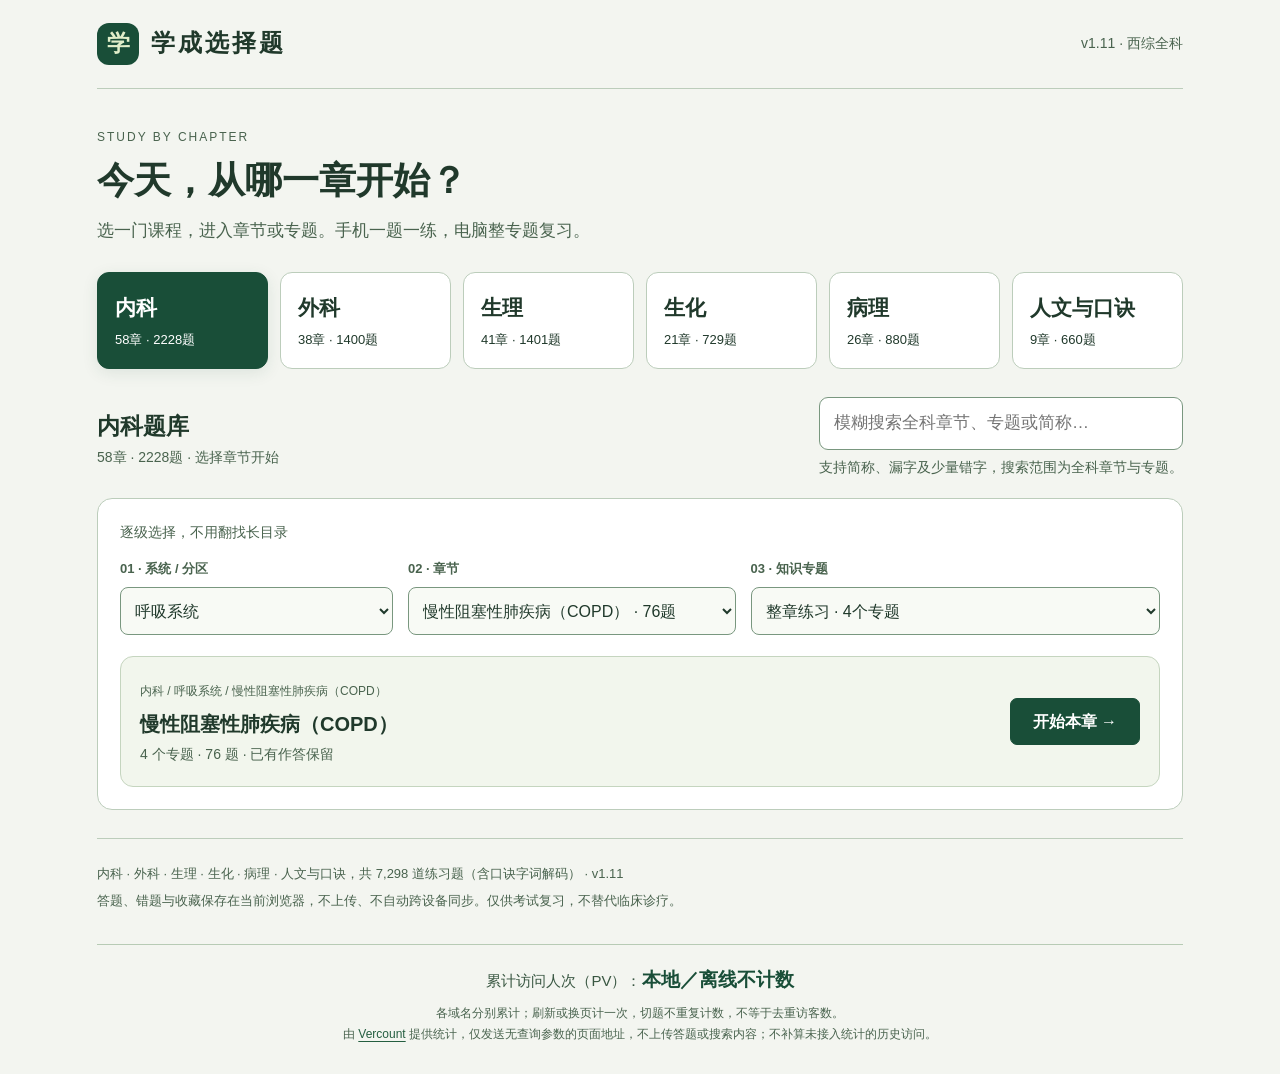
<file: docs/index.html>
<!doctype html>
<html lang="zh-CN">
<head>
<meta charset="utf-8"><meta name="viewport" content="width=device-width,initial-scale=1">
<meta name="description" content="学成西综全科题库：选择课程、章节和专题开始复习。"><title>学成 · 西综题库首页</title>
<style>
:root{color-scheme:light;--ink:#20392b;--green:#194e38;--line:#bccdbb;--muted:#49634e}*{box-sizing:border-box}body{margin:0;background:#f3f5f0;color:var(--ink);font:17px/1.7 "Segoe UI","Microsoft YaHei",sans-serif}button,input,a{font:inherit}button,a{-webkit-tap-highlight-color:transparent}button{cursor:pointer}a{color:var(--green)}button:focus-visible,input:focus-visible,a:focus-visible,summary:focus-visible{outline:3px solid #a56c16;outline-offset:4px}[hidden]{display:none!important}.shell{max-width:1150px;margin:auto;padding:0 32px}header{display:flex;justify-content:space-between;align-items:center;gap:20px;padding:23px 0;border-bottom:1px solid var(--line)}.brand{font-size:24px;font-weight:800;letter-spacing:3px}.brand span{display:inline-grid;place-items:center;width:42px;height:42px;border-radius:12px;background:var(--green);color:#e1efca;margin-right:12px;font-size:23px;letter-spacing:0}.release{color:var(--muted);font-size:14px}.intro{padding:38px 0 26px}.eyebrow{font-size:12px;letter-spacing:2px;color:var(--muted)}h1{font-size:37px;line-height:1.4;margin:8px 0 10px}p{margin:0}.intro p{color:var(--muted);font-size:17px}.course-tabs{display:grid;grid-template-columns:repeat(5,1fr);gap:12px;margin:0 0 28px}.course-tab{text-align:left;padding:17px;background:#fff;border:1px solid var(--line);border-radius:12px;color:var(--ink);min-width:0}.course-tab strong{display:block;font-size:21px}.course-tab small{display:block;font-size:13px;margin-top:3px}.course-tab[aria-pressed=true]{background:var(--green);border-color:var(--green);color:#fff;box-shadow:0 4px 16px #194e381a}.catalog-toolbar{display:flex;justify-content:space-between;gap:22px;align-items:center;flex-wrap:wrap;margin-bottom:18px}h2{font-size:23px;margin:0}.catalog-toolbar p{font-size:14px;color:var(--muted)}.search{border:1px solid #79977f;border-radius:9px;background:#fff;padding:11px 14px;font-size:17px;min-width:290px;max-width:100%;color:var(--ink)}.chapter-section{margin:24px 0 32px}.chapter-section>h3{font-size:17px;color:var(--muted);margin:0 0 12px}.chapters{display:grid;grid-template-columns:repeat(3,minmax(0,1fr));gap:15px}.chapter-card{background:#fff;border:1px solid var(--line);border-radius:13px;min-width:0;padding:19px;display:flex;flex-direction:column}.chapter-number{font-size:12px;color:var(--muted);letter-spacing:1px}.chapter-card h3{font-size:20px;margin:4px 0;line-height:1.6}.chapter-meta{font-size:14px;color:var(--muted)}.start-chapter{display:block;text-align:center;padding:9px 12px;border-radius:7px;background:#e8f0e3;border:1px solid #94ae92;font-size:16px;font-weight:700;text-decoration:none;margin-top:16px}.chapter-card details{margin-top:13px}.chapter-card summary{font-size:14px;cursor:pointer;color:var(--muted)}.topic-link{display:block;font-size:15px;padding:8px 0;border-top:1px solid #e0e8dc;text-decoration:none;margin-top:6px}.empty{padding:35px;text-align:center;border:1px dashed var(--line);border-radius:12px}.resume{display:flex;align-items:center;justify-content:space-between;gap:18px;padding:16px 20px;border:1px solid #91aa88;border-radius:12px;background:#e8f0e2;margin-bottom:24px}.resume strong{display:block}.resume small{color:var(--muted)}.resume a{font-size:16px;font-weight:700;white-space:nowrap}footer{border-top:1px solid var(--line);padding:24px 0 32px;color:var(--muted);font-size:13px}footer p+p{margin-top:5px}@media(max-width:850px){.chapters{grid-template-columns:repeat(2,minmax(0,1fr))}.shell{padding:0 22px}.course-tabs{gap:9px}.course-tab{padding:13px 12px}}@media(max-width:700px){.shell{padding:0 16px}header{padding:16px 0}.brand{font-size:21px}.brand span{width:35px;height:35px;font-size:19px;margin-right:8px}.intro{padding:27px 0 22px}h1{font-size:28px}.intro p{font-size:16px}.course-tabs{gap:7px;margin-bottom:24px}.course-tab{padding:12px 3px;text-align:center;border-radius:9px}.course-tab strong{font-size:18px}.course-tab small{font-size:11px}.catalog-toolbar{display:block}.catalog-toolbar h2{font-size:22px}.search{width:100%;min-width:0;margin-top:14px}.chapters{grid-template-columns:1fr;gap:12px}.chapter-section{margin:22px 0}.chapter-card{padding:17px}.chapter-card h3{font-size:21px}.chapter-card details{margin-top:12px}.start-chapter{font-size:17px;min-height:45px}.resume{padding:13px 15px}.resume strong{font-size:16px}.resume small{font-size:12px}}
.course-tabs{grid-template-columns:repeat(6,minmax(0,1fr))}@media(max-width:700px){.course-tabs{grid-template-columns:repeat(3,minmax(0,1fr))}.course-tab strong{font-size:17px}.course-tab{min-height:76px}}
.home-search-box{position:relative;min-width:320px;max-width:100%}.home-search-box .search{width:100%}.search-suggestions{position:absolute;z-index:20;inset:calc(100% + 7px) 0 auto;max-height:430px;overflow:auto;background:#fff;border:1px solid #77967c;box-shadow:0 12px 34px #1c442e24;border-radius:10px;padding:10px}.suggestions-label{font-size:13px!important;color:#49634e!important;margin:0 7px 6px}.search-suggestion{display:block;text-decoration:none;color:#1f422c;border-radius:7px;padding:10px 9px;line-height:1.6;border:1px solid transparent}.search-suggestion strong{display:block;font-size:16px;font-weight:650}.search-suggestion small{display:block;color:#49634e;font-size:12px}.search-suggestion[aria-selected=true],.search-suggestion:hover{background:#eaf2e4;border-color:#98b18f}.search-results{display:grid;grid-template-columns:repeat(2,minmax(0,1fr));gap:14px}.search-hit{display:block;padding:17px 18px;border:1px solid #abc2a5;border-radius:11px;background:#fff;text-decoration:none;min-width:0}.search-hit h3{font-size:19px;margin:4px 0 8px;color:#1a442b}.search-hit small{display:block;color:#49634e;font-size:13px}.search-hit .hit-reason{display:inline-block;color:#365f36;background:#edf4e7;font-size:12px;border-radius:4px;padding:1px 7px}.search-summary{display:flex;align-items:center;justify-content:space-between;gap:14px;margin-bottom:16px;flex-wrap:wrap}.search-summary p{font-size:15px;color:#49634e}.clear-search,.more-search{font-size:15px;border:1px solid #829f7d;color:#244b32;background:#fff;border-radius:7px;padding:9px 15px;min-height:44px}.more-search{display:block;margin:18px auto}.search-empty{border:1px dashed #93ab8b;border-radius:12px;background:#fff;padding:25px;color:#486248;line-height:1.9}.search-help{font-size:13px;color:#49634e;margin-top:6px}@media(max-width:700px){.home-search-box{width:100%;min-width:0}.home-search-box .search{margin-top:14px}.search-suggestions{max-height:45dvh}.search-results{grid-template-columns:1fr}.search-suggestion{padding:11px 9px}.search-suggestion strong{font-size:17px}.search-hit h3{font-size:19px}.search-summary{margin-top:13px}}

.visit-counter{clear:both;max-width:1150px;margin:0 auto;padding:18px 24px 28px;border-top:1px solid #b7cbb5;text-align:center;color:#385641;font-size:15px;line-height:1.8;overflow-wrap:anywhere}.visit-counter p{margin:0 0 5px}.visit-counter strong{color:#194e38;font-size:19px;font-variant-numeric:tabular-nums}.visit-counter small{display:block;font-size:12px;color:#49634e}.visit-counter a{color:#245e40;text-decoration:underline;text-underline-offset:3px}@media(max-width:700px){.visit-counter{padding:17px 16px 25px;font-size:14px}.visit-counter strong{font-size:17px}.visit-counter small{font-size:12px}}

.chapter-menu{background:#fff;border:1px solid var(--line);border-radius:15px;padding:22px;margin:0 0 28px}.menu-instruction{font-size:14px;color:var(--muted);margin-bottom:14px}.menu-levels{display:grid;grid-template-columns:1fr 1.2fr 1.5fr;gap:15px}.menu-levels label{min-width:0;display:grid;gap:7px}.menu-levels label>span{font-size:13px;color:var(--muted);font-weight:650}.menu-levels select{width:100%;min-width:0;max-width:100%;min-height:48px;border:1px solid #79977f;border-radius:8px;background:#f8faf5;color:var(--ink);padding:9px 30px 9px 10px;font:inherit;font-size:16px;cursor:pointer}.menu-levels select:focus-visible{outline:3px solid #a56c16;outline-offset:3px}.selected-chapter{display:flex;flex-direction:row;justify-content:space-between;align-items:center;gap:18px;margin-top:21px;padding:19px;background:#f2f6ed;border-color:#c5d5bf}.selected-chapter>div{min-width:0}.selected-chapter .chapter-number{letter-spacing:0;overflow-wrap:anywhere}.selected-chapter h3{margin-block:3px}.selected-chapter .start-chapter{margin:0;flex-shrink:0;background:#194e38;color:#fff;border-color:#194e38;min-height:46px;padding-inline:22px}.selected-chapter .start-chapter:hover{background:#123d2b}
@media(max-width:700px){.intro{padding:20px 0 17px}.intro h1{font-size:26px}.course-tabs{margin-bottom:19px}.course-tab{min-height:65px!important}.catalog-toolbar{margin-bottom:14px}.catalog-toolbar h2{font-size:20px}.search-help{font-size:12px}.chapter-menu{padding:15px;margin-bottom:22px}.menu-instruction{margin-bottom:10px;font-size:13px}.menu-levels{grid-template-columns:1fr;gap:11px}.menu-levels label{grid-template-columns:96px minmax(0,1fr);align-items:center;gap:8px}.menu-levels label>span{font-size:12px}.menu-levels select{font-size:16px;min-height:46px;padding:8px 22px 8px 9px}.selected-chapter{padding:13px;gap:12px;display:block;margin-top:15px}.selected-chapter .chapter-number{font-size:11px}.selected-chapter h3{font-size:18px}.selected-chapter .chapter-meta{font-size:12px}.selected-chapter .start-chapter{font-size:16px;margin-top:12px;width:100%}}
@media(max-width:700px){.intro{padding:15px 0}.intro .eyebrow{display:none}.intro h1{font-size:23px;margin:3px 0 7px}.intro p{font-size:14px;line-height:1.5}.course-tabs{margin-bottom:16px}.course-tab{padding:9px 4px;min-height:62px!important;line-height:1.4}.course-tab strong{font-size:16px!important;line-height:1.4}.course-tab small{font-size:11px;line-height:1.4}.search-help{display:none}.search{margin-top:10px}.catalog-toolbar{margin-bottom:14px}}

</style><style>
#quiz-loading{display:none}
@media(max-width:700px){html:not(.quiz-ready) body>:is(.wrap,.shell){visibility:hidden!important}html:not(.quiz-ready){background:#f2f5f0}#quiz-loading{display:flex;position:fixed;inset:0;z-index:2147483000;background:#f2f5f0;color:#20392b;align-items:center;justify-content:center;padding:30px;text-align:center;font:16px/1.65 "Segoe UI","Microsoft YaHei",sans-serif;opacity:1;transition:opacity .18s ease}.quiz-ready #quiz-loading{opacity:0;pointer-events:none;visibility:hidden;transition:opacity .18s ease,visibility 0s .18s}.quiz-loading-inner{max-width:310px}.quiz-loading-logo{display:grid;place-items:center;width:64px;height:64px;border-radius:20px;background:#194e38;color:#e7f2d4;font-size:32px;font-weight:800;margin:0 auto 26px}.quiz-loading-spinner{display:block;width:26px;height:26px;margin:0 auto 19px;border:3px solid #cfddc7;border-top-color:#194e38;border-radius:50%;animation:quiz-loading-turn .8s linear infinite}.quiz-loading-title{font-size:21px;font-weight:750;margin:0 0 8px}.quiz-loading-note{font-size:14px;color:#49634e;margin:0}.quiz-loading-actions{margin-top:22px;display:flex;gap:12px;justify-content:center}.quiz-loading-actions[hidden]{display:none}.quiz-loading-actions button,.quiz-loading-actions a{font:inherit;font-size:15px;border:1px solid #79977f;border-radius:8px;padding:9px 16px;min-height:44px;background:#fff;color:#194e38;cursor:pointer;text-decoration:none}.quiz-loading-actions :focus-visible{outline:3px solid #a56c16;outline-offset:3px}.quiz-loading-error .quiz-loading-spinner{animation:none;border-color:#a8753b}html.quiz-boot-failed body>:is(.wrap,.shell){visibility:hidden!important}}
@keyframes quiz-loading-turn{to{transform:rotate(360deg)}}
@media(prefers-reduced-motion:reduce){#quiz-loading,.quiz-ready #quiz-loading{transition:none}.quiz-loading-spinner{animation:none;border-color:#194e38 #cfddc7 #cfddc7}}
</style>
<script>
(function(){let done=false,failed=false;const root=document.documentElement;root.classList.add('quiz-booting');function message(error){const el=document.getElementById('quiz-loading');if(!el)return;el.classList.toggle('quiz-loading-error',error);el.querySelector('.quiz-loading-title').textContent=error?'题库暂时未能加载':'题库较大，仍在准备';el.querySelector('.quiz-loading-note').textContent=error?'你的作答保存在本机。请重新加载，或返回题库首页。':'首次加载可能稍慢，请稍候。也可以重新加载。';el.querySelector('.quiz-loading-actions').hidden=false;}
const timer=setTimeout(()=>{if(!done)message(false);},20000);window.QUIZ_BOOT={ready(){if(failed)return;requestAnimationFrame(()=>requestAnimationFrame(()=>{if(failed)return;done=true;clearTimeout(timer);root.classList.remove('quiz-booting');root.classList.add('quiz-ready');const el=document.getElementById('quiz-loading');if(el){el.setAttribute('aria-hidden','true');el.inert=true;}}));},fail(){if(done)return;failed=true;clearTimeout(timer);root.classList.add('quiz-boot-failed');message(true);}};
window.addEventListener('error',e=>{if(!done&&(e.error||e.target===window))window.QUIZ_BOOT.fail();});window.addEventListener('unhandledrejection',()=>{if(!done)window.QUIZ_BOOT.fail();});document.addEventListener('click',e=>{if(e.target.closest('[data-quiz-reload]'))location.reload();});document.addEventListener('DOMContentLoaded',()=>{if(failed)message(true);});window.addEventListener('pageshow',e=>{if(e.persisted&&done)root.classList.add('quiz-ready');});})();
</script>

</head>
<body><div id="quiz-loading" role="status" aria-live="polite" aria-busy="true"><div class="quiz-loading-inner"><div class="quiz-loading-logo" aria-hidden="true">学</div><span class="quiz-loading-spinner" aria-hidden="true"></span><p class="quiz-loading-title">正在准备题库</p><p class="quiz-loading-note">载入章节与本机学习记录，请稍候…</p><noscript><p>此题库需要启用 JavaScript 才能作答。请启用后重新加载。</p></noscript><div class="quiz-loading-actions" hidden><button type="button" data-quiz-reload>重新加载</button><a href="./index.html">题库首页</a></div></div></div>
<div class="shell"><header><div class="brand"><span>学</span>学成选择题</div><span class="release">v1.11 · 西综全科</span></header>
<main><section class="intro"><div class="eyebrow">STUDY BY CHAPTER</div><h1>今天，从哪一章开始？</h1><p>选一门课程，进入章节或专题。手机一题一练，电脑整专题复习。</p></section>
<section class="resume" id="resume" hidden aria-label="继续上次练习"></section>
<nav class="course-tabs" id="courses" aria-label="选择题库"></nav>
<section aria-label="选择章节"><div class="catalog-toolbar"><div><h2 id="course-title"></h2><p id="course-count"></p></div><div class="home-search-box"><input id="chapter-search" class="search" type="search" placeholder="模糊搜索全科章节、专题或简称…" aria-label="搜索章节或知识专题" role="combobox" aria-autocomplete="list" aria-expanded="false" aria-controls="search-suggestions" autocomplete="off"><div id="search-suggestions" class="search-suggestions" role="listbox" aria-label="可能的搜索结果" hidden></div><p class="search-help">支持简称、漏字及少量错字，搜索范围为全科章节与专题。</p></div></div><div id="chapter-catalog"></div></section></main>
<footer><p>内科 · 外科 · 生理 · 生化 · 病理 · 人文与口诀，共 7,298 道练习题（含口诀字词解码） · v1.11</p><p>答题、错题与收藏保存在当前浏览器，不上传、不自动跨设备同步。仅供考试复习，不替代临床诊疗。</p></footer></div>
<script>
'use strict';
const COURSES=[{"id":"internal","name":"内科","key":"xuecheng-internal-drag-v2","url":"./internal.html","file":"internal.html","chapters":[{"id":"resp-copd","name":"慢性阻塞性肺疾病（COPD）","system":"呼吸系统","questions":76,"modules":[{"id":"resp-copd-module-clinical","name":"临床表现与呼吸体征","keywords":["阻塞/限制与呼吸体征横向串联","症状的鉴别","痰液外观","肺气肿查体的同字段比较","第二心音强度","并发症的机制对应","症状顺序与叩诊"]},{"id":"resp-copd-module-function","name":"病理生理、肺功能与血气","keywords":["易混肺功能、血气和呼吸体征补充","肺气肿：弹性阻力 × 静态顺应性","肺功能：相同三项肺容积","肺功能：相同三项流速指标","首先累及部位","炎症细胞","肺功能变量的方向","两种顺应性的比较","缺氧与潴留的机制","呼气末压力关系","三种检查目的的同字段配伍","检查时点与规定界值","严重程度分级指标","GOLD肺功能分级","胸片所见","规定的肺容积比值界值","三项肺功能的同字段对照","病名与血气不能互换","Kronig峡的方向","语音震颤的部位比较","附加音类型"]},{"id":"resp-copd-module-assessment","name":"症状与加重风险评估","keywords":["症状、风险与ABE分组"]},{"id":"resp-copd-module-treatment","name":"稳定期与急性加重治疗","keywords":["祛痰药：三种成分逐一鉴别","支气管扩张药分类","同三药成分鉴别","讲义稳定期起始方案","预防措施","讲义氧流量数值","两项氧合目标","AECOPD讲义分级","明确意识障碍的通气支持","跨病期的药物作用","住院急性加重的讲义抗炎原则","讲义规定界值"]}]},{"id":"resp-pah","name":"肺动脉高压与慢性肺心病","system":"呼吸系统","questions":28,"modules":[{"id":"resp-pah-module-clinical","name":"肺心病临床与失代偿","keywords":["肺高压形成机制","第二心音的两字段比较","代偿与失代偿体征","命名体征与综合征"]},{"id":"resp-pah-module-tests","name":"辅助检查与心电判读","keywords":["读图：P波形态","读图：V1与V5的R/S","读图：QRS电轴","影像的规定尺寸界值","肺血管分布比较","胸片心影的同字段比较"]},{"id":"resp-pah-module-management","name":"肺心病急性加重处理","keywords":["心律失常类型","并发症对应","利尿影响的同字段比较","讲义所列利尿药组合","强心苷的安全关系","讲义所列强心苷组合"]},{"id":"resp-pah-module-pulmonary-hypertension","name":"肺动脉高压的评估与治疗","keywords":["两种检查目的比较","选用CCB的反应性条件","讲义CCB的心率条件","扩肺血管药分类"]}]},{"id":"resp-pe","name":"急性肺血栓栓塞症","system":"呼吸系统","questions":35,"modules":[{"id":"resp-pe-module-presentation","name":"病因、风险与临床表现","keywords":["栓子来源","下肢侧别与疼痛","三联征的同成分数比较","右心循环体征"]},{"id":"resp-pe-module-diagnosis","name":"疑诊、确诊与影像选择","keywords":["影像检查方法","血液标志物","动脉血气方向","CTPA同部位直接征象","通气与灌注的同字段比较"]},{"id":"resp-pe-module-antithrombotic","name":"抗栓药物的作用与鉴别","keywords":["抗血小板机制：双药成分鉴别","溶栓：三种成分逐一鉴别","基础治疗的类别","抗凝与纤溶药物"]},{"id":"resp-pe-module-strategy","name":"危险分层与治疗策略","keywords":["抗凝疗程的讲义分层","肺栓塞危险分层","不同危险层的起始策略","讲义规定的溶栓时间窗","出血并发症部位"]}]},{"id":"resp-ild","name":"间质性肺疾病","system":"呼吸系统","questions":30,"modules":[{"id":"resp-ild-module-clinical","name":"临床、影像与疾病鉴别","keywords":["间质病的诊断对应","肺功能与弥散量","低氧的主要机制"]},{"id":"resp-ild-module-management","name":"诊断检查与治疗","keywords":["IPF抗纤维化：双药成分鉴别","非侵入影像方法","取材与病原学方法","治疗与疾病对应","结节病的症状条件","间质病的药物类别"]},{"id":"resp-ild-module-sarcoid","name":"结节病的评估与鉴别","keywords":["结节病影像分期","肉芽肿与肺门侧别","两种疾病的PPD对照"]}]},{"id":"resp-bronchiectasis","name":"支气管扩张症","system":"呼吸系统","questions":29,"modules":[{"id":"resp-bronchiectasis-module-presentation","name":"病理、表现与并发症","keywords":["支扩：痰量 × 咯血 × 啰音","病理与疾病对应","扩张形成的主次机制","基础病因比较","好发肺段","干性支扩的症状","空洞壁厚与痰分层","咯血与杵状指","典型体温表现","肺部并发症","咯血量与严重程度"]},{"id":"resp-bronchiectasis-module-airway","name":"影像与气道、咯血处理","keywords":["影像检查选择","HRCT形态比较","药物与治疗目标","体位引流的讲义体位","咯血量的同字段规定界值","讲义弥漫与局限病变的处理"]},{"id":"resp-bronchiectasis-module-infection","name":"感染评估与抗菌药鉴别","keywords":["支扩感染：体温 × 痰量 × 脓性成分","抗铜绿碳青霉烯：双药成分鉴别","抗铜绿喹诺酮：双药成分鉴别","抗铜绿头孢：三种成分鉴别","经验治疗的病原侧重","抗菌药物近邻比较"]}]},{"id":"resp-abscess","name":"肺脓肿","system":"呼吸系统","questions":16,"modules":[{"id":"resp-abscess-module-presentation","name":"类型、病原与影像鉴别","keywords":["肺脓肿类型","肺脓肿病原","误吸体位与肺段","影像分布与空洞"]},{"id":"resp-abscess-module-management","name":"检查与疗效评估","keywords":["讲义病原与抗菌方案","病原标本培养","疗程与停药影像条件"]}]},{"id":"resp-pneumonia","name":"肺炎","system":"呼吸系统","questions":38,"modules":[{"id":"resp-pneumonia-module-pathogens","name":"环境、病原与病原学检查","keywords":["患病环境与感染途径对照","时间与潜伏期两个条件","CAP常见细菌","同四病原成分比较","HAP病原逐项鉴别","病原检查方法","抗体类别","核酸与其他病原检查"]},{"id":"resp-pneumonia-module-presentation","name":"临床与影像鉴别","keywords":["病原体与症状、痰液、影像","严重程度的同类评估变量","病变好发部位","肺段内扩展途径"]},{"id":"resp-pneumonia-module-management","name":"抗菌药、耐药与治疗例外","keywords":["敏感肺炎链球菌的药物","同三药成分比较","MSSA的讲义药物分组","MRSA的同四药成分比较","基础与重症联合的同字段比较","成人条件下的讲义双药名单","抗菌药类别比较","军团菌药物逐项鉴别","讲义休克起始处理","抗菌治疗的病原条件"]}]},{"id":"resp-tb","name":"肺结核","system":"呼吸系统","questions":55,"modules":[{"id":"resp-tb-module-presentation","name":"临床表现与病变类型","keywords":["肺结核：体温 × 盗汗 × 体重","气道狭窄的听诊类型","活动性继发结核病变类型","结核人群与好发部位","结节的三个影像字段","纵隔移位方向"]},{"id":"resp-tb-module-tests","name":"诊断检查与活动性评估","keywords":["结核活动性：症状 × 排菌 × 影像","结核检查方法","超敏反应分类","两种反应的抗原成分","材料规定时间范围","检查用途与局限","活动影像的同成分数组合","人群与接种史条件"]},{"id":"resp-tb-module-treatment","name":"治疗方案与药物安全","keywords":["抗结核药的菌群与不良反应","代谢分群","维生素的近邻比较","杀菌部位与作用性质","初治方案结构","耐药定义的双药组合","复治前的检查目的","热型比较"]},{"id":"resp-tb-module-complications","name":"并发症及特殊表现","keywords":["结核并发症、温度分级与特殊影像","肺结核病变类型","咯血的主次机制","命名影像形态","病变进展的播散途径"]}]},{"id":"resp-asthma","name":"支气管哮喘","system":"呼吸系统","questions":55,"modules":[{"id":"resp-asthma-module-presentation","name":"发病机制与临床表现","keywords":["哮喘：咳嗽 × 啰音","疾病病理本质","炎症细胞比较","免疫球蛋白与细胞的同字段组合","双介质作用鉴别","呼吸困难类型","诱发因素与时间","气流与听诊的双字段关系","不典型发作鉴别"]},{"id":"resp-asthma-module-tests","name":"肺功能与诊断检查","keywords":["不同状态的检查目的配伍","激发试验方向与规定界值","激发检查的状态与肺功能条件","检查方式鉴别","舒张试验双界值及逻辑","PEF两个时间尺度","发作阶段的两项血气","炎症标志方向与细胞","胸片改变","通气类型与残气量"]},{"id":"resp-asthma-module-medicines","name":"药物类别与维持治疗","keywords":["肥大细胞稳定药：双药成分鉴别","ICS：三种成分逐一鉴别","三种防治目的配伍","长期抗炎药类别","药名逐项分类与适用情境","长期联合类别","同双激素药名比较"]},{"id":"resp-asthma-module-assessment","name":"发作评估、控制与鉴别","keywords":["药物主要机制","讲义所列茶碱安全范围","急性发作分级","通气衰竭与支持方式","两种情境的液体管理","急性扩张气道双药类别","控制评估的四字段","症状控制分级","气流受限及气短鉴别"]}]},{"id":"resp-ards","name":"急性呼吸窘迫综合征（ARDS）","system":"呼吸系统","questions":19,"modules":[{"id":"resp-ards-module-diagnosis","name":"危险因素、机制与诊断","keywords":["肺水肿机制","低氧的主要机制","活性物质与稳定性","ARDS诊断同字段条件","两个检查目的"]},{"id":"resp-ards-module-management","name":"氧合评估与通气、液体管理","keywords":["氧合指数的运算","规定的氧合界值","ARDS分度","氧合指数计算","保持肺泡开放的设置","肺保护的同四字段组合","通气体位比较","PEEP作用方向逐项判断","PEEP作用与风险","ARDS的液体原则","氧合目标双界值","仰卧病变区域与性质"]}]},{"id":"resp-failure","name":"呼吸衰竭","system":"呼吸系统","questions":22,"modules":[{"id":"resp-failure-module-classification","name":"分型与氧合支持","keywords":["血气分型","两种呼衰主要机制","两型氧疗原则","同四疾病成分比较","疾病与分型机制","急性通气障碍同五疾病","慢性或急性通气障碍双疾病"]},{"id":"resp-failure-module-clinical","name":"低氧表现与纠正策略","keywords":["两种情境的药名例举","呼吸兴奋剂的机制边界","呼吸支持的前提","缺氧造血的双变量","肾代偿方向与解释"]},{"id":"resp-failure-module-ventilation","name":"通气并发症与酸碱评估","keywords":["血气与混合酸碱失衡判断","pH的规定界值与方向","二氧化碳的规定界值与方向","两项代谢指标的方向"]}]},{"id":"resp-lung-cancer","name":"肺癌","system":"呼吸系统","questions":43,"modules":[{"id":"resp-lung-cancer-module-pathology","name":"组织类型与肿瘤生物学","keywords":["肺癌：两种组织学类型交叉鉴别","组织类型比较","两类副癌综合征比较"]},{"id":"resp-lung-cancer-module-presentation","name":"局部与全身临床表现","keywords":["类癌：肤色 × 心率 × 胃肠 × 呼吸","局部侵犯症状对应","同三病变成分鉴别","局部与副癌综合征","同三器官转移部位","两类肿瘤的侧别比较"]},{"id":"resp-lung-cancer-module-diagnosis","name":"诊断检查、影像与治疗","keywords":["肺恶性征象：轮廓 × 边缘 × 空洞内壁","EGFR靶向：双药成分鉴别","检查目的的四字段比较","命名胸部影像","细胞毒化疗药物组合","可切除早期NSCLC主要方式","靶向药名比较","靶向分子改变"]},{"id":"resp-lung-cancer-module-stage","name":"TNM分期与扩展范围","keywords":["肿瘤原发灶分层","区域淋巴结分层","远处转移的成对分层"]}]},{"id":"resp-pleura","name":"胸膜疾病","system":"呼吸系统","questions":77,"modules":[{"id":"resp-pleura-module-fluid-analysis","name":"胸水机制与生化判别","keywords":["渗出/漏出病因、典型生化与Light标准","漏出机制：静水压 × 胶体渗透压","渗出/漏出：蛋白 × 李凡他 × 比重","两类病因的胸水性质","胸水形成机制","胸水葡萄糖方向","白蛋白梯度的规定界值"]},{"id":"resp-pleura-module-clinical","name":"胸水体征、影像与定位","keywords":["呼吸系统体征横向比较","肺下界：两种疾病交叉鉴别","积液常见症状","视诊双字段","两区域的传音体征","叩诊与肺下界","占位效应方向","摩擦音的液体量与呼吸关系","胸水四种检查目的","胸片形态鉴别","影像与胸膜病变","胸水量分度","肺下界移动变化","呼吸类型","大量胸水的双体征"]},{"id":"resp-pleura-module-differential","name":"胸水病因鉴别与处理","keywords":["脓胸：细胞 × WBC × pH","胸水：CEA数值 × 胸水/血清比值","胸水：ADA × 细胞分类","胸水病因鉴别","胸膜病变处理方法","胸膜腔内两类药物原则"]},{"id":"resp-pleura-module-haemothorax","name":"血胸的评估与变化","keywords":["血胸量分度","引流的双数值标准","明确持续出血的处理"]},{"id":"resp-pleura-module-pneumothorax","name":"气胸类型与临床鉴别","keywords":["气胸：叩诊 × 语颤 × 呼吸音","气胸分型","胸膜腔与大气压力比较","纵隔动态方向","破口气流方向","张力性气胸的紧急原则","讲义所列封堵时相","胸片形态鉴别","命名胸部体征","症状时间顺序"]},{"id":"resp-pleura-module-procedures","name":"抽液、闭式引流与并发症","keywords":["气胸拔管：肺扩张 × 气液引流","两次抽液的教学量限","抽液并发症","两类反应的同字段处理","并发症与机制配伍","两种引流的讲义位置","两种操作的教学呼吸时相","拔管前状态比较","失效管的三字段条件"]}]},{"id":"digest-gerd","name":"胃食管反流病","system":"消化系统","questions":25,"modules":[{"id":"digest-gerd-module-mechanisms","name":"屏障功能与促发因素","keywords":["反流发病环节","药物与LES压力"]},{"id":"digest-gerd-module-presentation","name":"临床表现与内镜分级","keywords":["反流性食管炎LA分级","食管与食管外表现","反流相关并发症"]},{"id":"digest-gerd-module-management","name":"检查、治疗与长期管理","keywords":["反流检查目的","食管疾病类型","随访检查方式","抑酸与促动力药","食管狭窄处理","体位与症状","处理目的与药物配伍"]}]},{"id":"digest-gastritis","name":"胃炎与幽门螺杆菌","system":"消化系统","questions":28,"modules":[{"id":"digest-gastritis-module-classification","name":"胃炎类型与鉴别","keywords":["黏膜损伤机制","慢性胃炎病因","黏膜炎症细胞","癌前病变处理","胃酸与血胃泌素","胃病类型鉴别","胃炎部位比较","胃炎分型与病因处理"]},{"id":"digest-gastritis-module-hp","name":"幽门螺杆菌：机制与检测","keywords":["Hp相关疾病","Hp检测方法","根除方案组成","Hp定居位置与鞭毛作用","Hp炎症损伤因子","Hp局部微环境","不同胃病的胃酸变化"]},{"id":"digest-gastritis-module-management","name":"治疗疗程与病理变化","keywords":["根除疗程","根除后复查间隔"]}]},{"id":"digest-ulcer","name":"消化性溃疡与消化道出血","system":"消化系统","questions":60,"modules":[{"id":"digest-ulcer-module-differential","name":"溃疡类型与临床鉴别","keywords":["特殊溃疡类型","溃疡腹痛节律比较","溃疡好发年龄比较","溃疡与并发症部位","胃酸与屏障机制","溃疡相关检查"]},{"id":"digest-ulcer-module-complications","name":"并发症识别与出血评估","keywords":["溃疡并发症","出血量教学界值","活动性出血证据"]},{"id":"digest-ulcer-module-treatment","name":"药物治疗与并发症处理","keywords":["腹腔穿刺液体特征","钡餐使用原则","抑酸与黏膜保护药","抑酸疗程","预防用药双成分","出血处理优先级","不同检查情境的止血路径","穿孔基础与手术处理","幽门梗阻的阶段处理"]},{"id":"digest-ulcer-module-postoperative","name":"胃术后异常的鉴别与处理","keywords":["胃术后并发症鉴别","术后出血原因","倾倒综合征方案","胃术后反流处理","术后典型时间窗","术后出血部位与检查","两种梗阻呕吐物的成分","远期并发症的时间对应","胃术后机械性梗阻鉴别"]}]},{"id":"digest-tb","name":"肠结核与结核性腹膜炎","system":"消化系统","questions":14,"modules":[{"id":"digest-tb-module-diagnosis","name":"肠结核与腹膜结核的诊断鉴别","keywords":["腹部结核临床类型","腹部结核检查","试验治疗时长","腹部结核并发症","病变部位","溃疡、病理与钡灌肠","腹水四字段比较"]},{"id":"digest-tb-module-management","name":"腹膜病变分型与处理指征","keywords":["结核性腹膜炎分型"]}]},{"id":"digest-ibd","name":"炎症性肠病","system":"消化系统","questions":40,"modules":[{"id":"digest-ibd-module-differential","name":"疾病鉴别与影像特点","keywords":["慢性肠病鉴别","肠病好发部位","肠镜与病理组合","肠病并发症","肠道钡灌肠征象","分布与狭窄形态"]},{"id":"digest-ibd-module-activity","name":"活动度、并发症与肠外表现","keywords":["UC活动程度指标","结肠影像形态","肠外表现与病情活动"]},{"id":"digest-ibd-module-treatment","name":"治疗阶段与药物选择","keywords":["5-ASA治疗阶段","局部给药剂型","氨基水杨酸制剂","活化与抗生素合用","药物类别与治疗阶段","静脉激素无效后的两种补救选择","肠病生物制剂靶点","两种非生物制剂的作用配伍"]},{"id":"digest-ibd-module-tests","name":"检查与局部并发症处理","keywords":["脓肿处理的引流与用药","肛瘘的内外科方案","激素诱导后的维持处理","诱导后的维持策略","肠道检查目的与集合"]}]},{"id":"digest-ibs","name":"肠易激综合征","system":"消化系统","questions":13,"modules":[{"id":"digest-ibs-module-diagnosis","name":"机制、表现与诊断","keywords":["IBS机制侧重点","IBS诊断时间组合","诊断时常规检查条件"]},{"id":"digest-ibs-module-management","name":"分型与症状管理","keywords":["IBS临床分型","对症药物的作用","促分泌机制","内脏感觉调节双成分","菌群与炎症调节药物"]}]},{"id":"digest-he","name":"肝性脑病","system":"消化系统","questions":26,"modules":[{"id":"digest-he-module-mechanisms","name":"病因、诱因与发病机制","keywords":["假性神经递质前体：双成分鉴别","肝性脑病病因","肝性脑病诱因","发病机制学说","芳香族与支链氨基酸"]},{"id":"digest-he-module-assessment","name":"临床分期与评估","keywords":["肝性脑病临床分期"]},{"id":"digest-he-module-gut","name":"饮食与肠道处理","keywords":["肝性脑病：两种灌肠液成分鉴别","讲义蛋白质原则比较","导泻药双成分","灌肠成分的禁忌核查","肠道降氨药","肝性脑病检查目的配伍"]},{"id":"digest-he-module-medicines","name":"药物作用与神经精神处理","keywords":["支链氨基酸：三种成分鉴别","氨基酸制剂的作用","神经精神症状用药","烦躁处理的药物组合","药物与受体作用","硫酸镁禁忌条件集合"]}]},{"id":"digest-hcc","name":"原发性肝细胞癌","system":"消化系统","questions":31,"modules":[{"id":"digest-hcc-module-presentation","name":"病因、病理与临床表现","keywords":["肝癌伴癌：血糖 × 红细胞","HCC病因比较","HCC大体病理分型","肝癌转移途径","淋巴结转移部位","肝外血道转移部位","中晚期临床表现","急性变化的原因"]},{"id":"digest-hcc-module-diagnosis","name":"影像、筛查与确诊检查","keywords":["肝脏影像学比较表","筛查的标志物与影像","肝脏供血与供氧","肝癌检查目的对应"]},{"id":"digest-hcc-module-management","name":"治疗选择与肝储备评估","keywords":["讲义米兰标准数值组合","肝癌治疗方式","肝脏局部介入技术","移植前肿瘤因素","残肝体积规定界值","肝功能与ICG15组合","破裂出血止血方式集合","危急时的止血操作","根治与分子靶向治疗"]}]},{"id":"digest-cirrhosis","name":"肝硬化","system":"消化系统","questions":54,"modules":[{"id":"digest-cirrhosis-module-presentation","name":"病因与全身效应","keywords":["肝硬化：白蛋白 × 白球比","肝硬化病因比较","病因抗体线索","沉积部位与阻塞位置","肝后型病因集合","遗传代谢性病因","肝功能与临床效应","低白蛋白教学界值","肝硬化体征侧重点","激素变化比较","激素变化比较","脾亢血细胞减少顺序","水肿起始与方向","大出血后的体征"]},{"id":"digest-cirrhosis-module-ascites","name":"腹水机制、鉴别与处理","keywords":["白蛋白梯度界值","腹水体征量级","浊音、移动性与尺压","肝硬化影像检查","腹水利尿药比较","联合利尿剂规定剂量比","门脉高压介入措施","白蛋白补充规定比例","腹水回输限制","有效容量下降的并发症","肝病确诊方法与目的"]},{"id":"digest-cirrhosis-module-bleeding","name":"静脉曲张出血与预防","keywords":["内镜操作比较","出血性休克处置优先级","出血预防措施","感染预防抗菌药类别","血管加压素禁忌集合","暂时止血方式","急性出血用药作用"]},{"id":"digest-cirrhosis-module-complications","name":"并发症及相关病理生理","keywords":["肝硬化并发症鉴别与治疗","腹膜炎抗菌覆盖","血栓早晚期处理","肝肾综合征治疗方式","肝体积与病因类型","肾损害性质","改善血流与扩容组合"]}]},{"id":"digest-pancreatitis","name":"胰腺炎","system":"消化系统","questions":50,"modules":[{"id":"digest-pancreatitis-module-pathogenesis","name":"病因、损伤机制与表现","keywords":["酶与损害对应","急性重症并发症","胰腺炎病因诱因","甘油三酯规定界值","代谢异常与病因","内镜胆胰管操作","腹痛与体位","腹部体征名称","讲义镇痛药对照"]},{"id":"digest-pancreatitis-module-assessment","name":"严重度与实验室评估","keywords":["严重程度分类表","酶学检查的标本与时间窗","预后相关化验指标","血糖与预后时间关系","重症血淀粉酶三种结果","酶学教学倍数界值"]},{"id":"digest-pancreatitis-module-complications","name":"感染、并发症与胰周积液","keywords":["胰周积液四类对应","感染典型时间","坏死比例教学界值","感染证据三字段","腹内压教学界值","酶学标本组合","胰腺影像检查"]},{"id":"digest-pancreatitis-module-management","name":"治疗选择与慢性胰腺病变","keywords":["慢性胰腺炎：腹痛 × 体重 × 血糖 × 大便","基础处理方案","肠功能恢复后的营养途径","肠黏膜相关氨基酸","嵌顿结石内镜处理三字段","胰管与胰腺影像组合","胰腺疾病药物与目的"]}]},{"id":"renal-overview","name":"泌尿系统总论","system":"泌尿系统","questions":20,"modules":[{"id":"renal-overview-module-urinalysis","name":"蛋白、血尿与尿沉渣判读","keywords":["蛋白尿机制类型","白蛋白排出量教学范围","尿沉渣计数界值","尿红细胞形态","管型与病变"]},{"id":"renal-overview-module-function","name":"肾功能检查的目的","keywords":["分肾功能检查","检查目的配伍"]}]},{"id":"renal-uti","name":"尿路感染","system":"泌尿系统","questions":29,"modules":[{"id":"renal-uti-module-pathogenesis","name":"感染途径、病原与特殊背景","keywords":["尿路感染传播途径","病原体与背景","复杂性尿感背景","菌尿定义三字段","无症状菌尿人群"]},{"id":"renal-uti-module-differential","name":"感染部位与诊断检查","keywords":["急性膀胱炎与肾盂肾炎鉴别","尿路病变的管型","细菌学共同证据","慢性肾盂肾炎功能损害","细菌学方法与用途","上尿路影像检查","抗菌治疗时间比较"]},{"id":"renal-uti-module-management","name":"用药、疗程与并发症","keywords":["讲义常用抗菌药类别","急性肾盂肾炎并发症","尿源性脓毒血症危险因素"]}]},{"id":"renal-failure","name":"急慢性肾衰竭","system":"泌尿系统","questions":47,"modules":[{"id":"renal-failure-module-aki","name":"急性肾损伤的病因与分期","keywords":["AKI病因和分期","AKI阶段：血钾 × 并发症","纠酸后的电解质变化"]},{"id":"renal-failure-module-differential","name":"急性肾损伤检查与鉴别","keywords":["AKI：尿钠 × FENa","AKI：尿比重 × 尿渗透压","AKI机制类型","AKI尿沉渣管型","AKI三条任选诊断条件","GFR相关清除率","分肾GFR合成方法","每日尿量规定界值","少尿期讲义补液公式","多尿期讲义补液比例"]},{"id":"renal-failure-module-ckd","name":"慢性肾脏病分期与全身变化","keywords":["慢性肾衰系统表现","慢性肾衰严重并发症","血液学机制","肾性贫血的治疗药物","尿毒素分子量比较","尿毒素分子量分类","肾性骨病类型","CKD分期","CKD肾大小例外","尿毒症的周围神经表现"]},{"id":"renal-failure-module-management","name":"肾衰治疗、透析与并发症","keywords":["控制蛋白尿与血压","饮食限制与热量","透析情境与并发症","磷结合药物性质与作用"]}]},{"id":"renal-glomerular","name":"原发性肾小球疾病（含病理）","system":"泌尿系统","questions":80,"modules":[{"id":"renal-glomerular-module-syndromes","name":"临床综合征与免疫机制","keywords":["分类、免疫与临床综合征","临床综合征比较","肾病病理检查目的","肾病综合征必备定量标准","水肿主导机制","RAAS与起始水肿部位","肾性高血压机制与进展"]},{"id":"renal-glomerular-module-nephritis","name":"急性与急进性肾炎","keywords":["前驱感染至血尿间隔","肾炎增生细胞组合","电镜部位与形态","免疫荧光形态","肾脏肉眼形态","急性肾炎降压药类别","现症感染用药","急性肾炎整体治疗原则","急进性肾炎三型","新月体相关细胞","强化与基础治疗比较","基础免疫治疗双成分","稳定后移植等待界限"]},{"id":"renal-glomerular-module-nephrotic","name":"肾病综合征及治疗反应","keywords":["肾病病理类型与激素反应","血栓部位比较","病理类型与并发症","肾静脉血栓检查目的","预防抗凝教学界值","抗凝与抗血小板药","激素疗程与减量原则","免疫治疗药物","难治性肾病备选药对","其他治疗的药物类别","营养物代谢紊乱"]},{"id":"renal-glomerular-module-pathology","name":"病理沉积与免疫荧光","keywords":["电镜沉积部位","补体与免疫病理疾病"]},{"id":"renal-glomerular-module-differential","name":"IgA、慢性肾炎及相关鉴别","keywords":["原发与继发肾小球疾病","免疫物与沉积部位","IgA肾病组织类型","感染至血尿的时间比较","IgA不同场景治疗配伍","顺序、年龄与损害部位","利尿剂转换教学界值","慢性肾炎治疗目标","隐匿性肾炎处理原则","肾炎镜下病理","病理类型与进展速度"]}]},{"id":"blood-ida","name":"贫血概述与缺铁性贫血","system":"血液系统","questions":47,"modules":[{"id":"blood-ida-module-classification","name":"贫血定义、分类与严重度","keywords":["红细胞体积分类","网织红与红系反应","全血细胞减少的疾病关系","贫血Hb教学界值","贫血严重度"]},{"id":"blood-ida-module-iron","name":"铁代谢、病因与缺铁表现","keywords":["铁的价态与环节","铁吸收部位","铁的储存与运输蛋白","缺铁发生机制","红细胞形态与着色","贫血相关循环后果","红细胞形态","红系核浆发育"]},{"id":"blood-ida-module-tests","name":"实验室指标与贫血鉴别","keywords":["缺铁实验室指标","四类贫血的铁代谢鉴别","红细胞指数完整界值"]},{"id":"blood-ida-module-management","name":"补铁治疗与疗效评估","keywords":["补铁治疗的目的与途径","材料内铁剂选择","铁吸收影响组合","补铁疗效指标","补铁反应的教学时程","血红蛋白与储备恢复"]}]},{"id":"blood-aa","name":"再生障碍性贫血","system":"血液系统","questions":16,"modules":[{"id":"blood-aa-module-mechanisms","name":"病因与骨髓衰竭机制","keywords":["病毒病因的材料对应","化学因素的剂量关系","骨髓衰竭机制"]},{"id":"blood-aa-module-diagnosis","name":"血象、骨髓与相关鉴别","keywords":["骨髓检查策略","极重型再障的完整界值","低增生骨髓的进一步评估","红系核浆发育"]},{"id":"blood-aa-module-management","name":"治疗选择与造血支持","keywords":["血液成分支持","再障治疗的作用类别","雄激素的教学起效时程"]}]},{"id":"blood-hemolysis","name":"溶血性贫血","system":"血液系统","questions":37,"modules":[{"id":"blood-hemolysis-module-classification","name":"溶血病因与发生部位","keywords":["溶血病因与发生部位","骨髓内破坏的疾病组合"]},{"id":"blood-hemolysis-module-diagnosis","name":"溶血证据、形态与病因诊断","keywords":["溶血：UCB × 尿胆原 × 尿胆红素","病因诊断、形态与治疗","红系代偿的指标方向","溶血指标的诊断意义","血管内溶血的证据","溶血相关试验","急性血管内溶血的肾损害"]},{"id":"blood-hemolysis-module-management","name":"特异检查与脾切除、移植选择","keywords":["HSCT适合的完整材料清单","渗透脆性与溶血盐浓度","红细胞变形与脾滞留","溶血部位与切脾效果","材料内手术年龄节点"]}]},{"id":"blood-bleeding","name":"出血性疾病与ITP","system":"血液系统","questions":37,"modules":[{"id":"blood-bleeding-module-mechanisms","name":"出血机制与临床部位","keywords":["出血机制与临床部位"]},{"id":"blood-bleeding-module-coagulation","name":"凝血途径与检测判读","keywords":["血友病：BT × APTT × PT","凝血途径：APTT × PT","止血检测系统归属"]},{"id":"blood-bleeding-module-itp-diagnosis","name":"血小板减少的诊断与鉴别","keywords":["ITP：巨核细胞数量 × 产板型","ITP：BT × CRT × 血块收缩 × 凝血","血小板减少与骨髓鉴别","ITP的出血警示"]},{"id":"blood-bleeding-module-itp-management","name":"ITP治疗与疗程","keywords":["ITP治疗层级","ITP激素机制与疗程","材料内激素疗程","复发与再治疗反应"]},{"id":"blood-bleeding-module-haemostasis","name":"止血药的作用配伍","keywords":["止血药的作用环节"]}]},{"id":"blood-mm","name":"多发性骨髓瘤","system":"血液系统","questions":32,"modules":[{"id":"blood-mm-module-diagnosis","name":"临床、实验室与形态诊断","keywords":["骨髓瘤：红细胞形态 × ESR","骨髓瘤主要损害组合","骨病的影像组合","骨病评估的影像检查","尿蛋白成分","骨髓浆细胞教学界值","免疫电泳与克隆性","免疫球蛋白类型","单克隆与正常免疫球蛋白"]},{"id":"blood-mm-module-stage","name":"分期、风险与治疗选择","keywords":["ISS及R-ISS图表补齐","R-ISS遗传高危与D-S组合阈值","骨痛及高钙的材料内药物","高黏滞的净化方式","材料内影像检查限制","讲义诱导方案名称","D-S肾功能亚型条件","D-S分期与满足逻辑","肿瘤负荷指标方向","骨髓瘤预后评估指标","D-S条件的完整配伍","D-S分期Ⅰ期条件","D-S M蛋白完整界值"]},{"id":"blood-mm-module-renal","name":"肾损害与并发症","keywords":["骨髓瘤肾损害的完整关系"]}]},{"id":"blood-mds","name":"骨髓增生异常性肿瘤/综合征","system":"血液系统","questions":62,"modules":[{"id":"blood-mds-module-classification","name":"疾病界限与遗传、形态分型","keywords":["MDS分型与疾病界限","TP53双等位失活的表内条件","原始细胞分类界限","遗传定义型的细胞比例与核型条件","遗传定义型的原始细胞与排除条件","遗传定义型的比例界限","形态定义型的原始细胞比例","低增生型的定义字段","纤维化型的原始细胞界值"]},{"id":"blood-mds-module-morphology","name":"病态造血与鉴别","keywords":["MDS病态造血图表逐系补齐","外周血三系模式","Ret的基础与例外","造血过程比较","巨核细胞数量与形态","骨髓组织与培养组合","MDS常见染色体异常","贫血与骨髓近邻鉴别","粒系核形态","巨核系形态比较"]},{"id":"blood-mds-module-risk","name":"风险评分与细胞遗传预后","keywords":["IPSS-R单项评分矩阵","IPSS-R总分危险度分层","IPSS-R染色体预后组"]},{"id":"blood-mds-module-management","name":"治疗策略与适应人群","keywords":["材料内联合化疗组成","根治与疾病控制手段","去甲基化药物成分","白血病类型比较"]}]},{"id":"blood-leukemia","name":"白血病","system":"血液系统","questions":74,"modules":[{"id":"blood-leukemia-module-classification","name":"急性白血病细胞类型","keywords":["急性白血病FAB细胞类型"]},{"id":"blood-leukemia-module-phenotype","name":"细胞化学、免疫与遗传鉴别","keywords":["NAP全关系与遗传预后","EGIL1998免疫积分逐格对应","白血病细胞化学鉴别","AML亚型免疫表型","造血细胞来源","AML遗传亚型"]},{"id":"blood-leukemia-module-clinical","name":"浸润、并发症与疗效评估","keywords":["AML亚型与浸润特点","白血病类型与浸润","淋巴肿瘤来源","髓外浸润部位","血液病症状机制","遗传事件与材料内预后","白细胞教学界值","MRD与缓解及复发风险","典型庇护所部位"]},{"id":"blood-leukemia-module-management","name":"治疗方案与药物不良反应","keywords":["化疗药的特征不良反应","急性白血病方案的对象","同一药物组的局部途径","局部放疗范围","材料内预处理配伍","讲义防治高尿酸条目","减细胞方式与M3限制","ATRA后并发情况的材料处理"]},{"id":"blood-leukemia-module-cml","name":"慢性髓系白血病分期与处理","keywords":["CML分期与治疗","材料内CML药物比较","CML疾病控制方式","反应性与肿瘤性白血象","疗效状态分类"]}]},{"id":"blood-lymphoma","name":"淋巴瘤（含病理）","system":"血液系统","questions":57,"modules":[{"id":"blood-lymphoma-module-assessment","name":"诊断、临床分期与范围","keywords":["淋巴瘤的确诊取材","全身症状分组逻辑","淋巴瘤临床分期","分期时的器官归类","类型、首发与扩散模式"]},{"id":"blood-lymphoma-module-pathology","name":"病理实体与特殊表现","keywords":["NHL病理实体与特殊表现","霍奇金细胞及亚型","典型瘤细胞形态","霍奇金肿瘤细胞来源"]},{"id":"blood-lymphoma-module-phenotype","name":"免疫、遗传与病毒关系","keywords":["淋巴瘤染色体对应","阴性表型和EBV关系","双标记配伍","三标记成分比较","套细胞表列四标记","滤泡性淋巴瘤免疫标记","Burkitt淋巴瘤免疫表型","皮肤T表型方向","NK/T三标记方向","增生性质与克隆性"]},{"id":"blood-lymphoma-module-management","name":"恶性程度与治疗选择","keywords":["血液病联合方案名称","生物制剂名称比较","感染相关治疗对象","早期治疗方式的配伍","非霍奇金淋巴瘤类别"]}]},{"id":"endo-graves","name":"Graves病与特殊类型甲亢","system":"内分泌系统","questions":49,"modules":[{"id":"endo-graves-module-presentation","name":"甲亢表现与全身效应","keywords":["甲亢：骨质 × 血钙 × 尿钙","甲状腺毒症的病因比较","甲亢伴无力的血钾机制","眼部体征命名","突眼的机制与相对程度","眼病活动期的抗炎类别","两种功能状态的水肿分布","血压三个字段的配伍","脂质指标变化方向"]},{"id":"endo-graves-module-orbit","name":"眼病活动度与分级","keywords":["GO美国甲状腺学会0–6级"]},{"id":"endo-graves-module-diagnosis","name":"功能检查与特殊类型","keywords":["甲状腺功能检查指标","妊娠时结合蛋白与检测配伍","甲状腺自身抗体比较","两项激素的教学变化顺序","特殊甲状腺毒症类型"]},{"id":"endo-graves-module-management","name":"药物、放射碘与手术选择","keywords":["甲亢药物的材料内选择","抗甲状腺药安全处理","甲亢治疗方式","妊娠手术的讲义时段","基础代谢教学估算","基础代谢教学分级","术前基础代谢教学界值","两种治疗的材料内限制","结合蛋白与总激素的方向"]},{"id":"endo-graves-module-crisis","name":"急性危象与治疗安全","keywords":["危象药物的材料内作用"]}]},{"id":"endo-hypothyroid","name":"甲状腺功能减退症","system":"内分泌系统","questions":13,"modules":[{"id":"endo-hypothyroid-module-diagnosis","name":"病因分类与功能检查","keywords":["甲状腺功能状态比较","两种自身免疫甲状腺病配伍","水肿性质与沉积物","代谢、消化与反射配伍"]},{"id":"endo-hypothyroid-module-management","name":"替代治疗与监测","keywords":["材料内替代激素与适用状态","缺血性心脏病时的起始与调量","甲状腺素替代治疗的监测","甲状腺素调整期复查间隔","原发性甲减的医源性清单"]}]},{"id":"endo-diabetes","name":"糖尿病及急慢性并发症","system":"内分泌系统","questions":101,"modules":[{"id":"endo-diabetes-module-classification","name":"分型、胰岛功能与糖代谢诊断","keywords":["糖尿病分型及胰岛功能","T1DM：三种抗体成分鉴别","糖耐量：空腹 × OGTT 2小时","胰岛功能释放曲线","分型与材料所列主要死因","糖代谢诊断的规定界值","两种糖化指标的时间窗","材料内HbA1c目标","空腹与非空腹的目标配伍","检测样本与数值方向","胰岛功能试验的目的比较"]},{"id":"endo-diabetes-module-acute","name":"急性代谢紊乱的鉴别与处理","keywords":["两种高血糖危象比较","两种危象的重点检查配伍","材料内初始液体类型","胰岛素制剂与途径","两种危象的材料内血糖节点","材料内补钾条件组合","材料内补碱界值与顺序","材料内胰岛素教学量级","高渗高血糖状态的补液前提"]},{"id":"endo-diabetes-module-microvascular","name":"肾脏、视网膜与风险分级","keywords":["肾病G与A分层","糖肾GA分级进展风险矩阵全格","肾小球病理模式","早期肾病的两种排泄指标","肾病条目的两类治疗配伍","视网膜分期的形态特征","视网膜异常的阶段定位","糖尿病视网膜病变的局部治疗"]},{"id":"endo-diabetes-module-chronic","name":"神经病变与代谢危险因素","keywords":["糖尿病神经受累类型","足部病变的参与因素","血脂情形与药物类别","两种风险状态的LDL-C目标","黄斑水肿的材料内两种手段"]},{"id":"endo-diabetes-module-medicines","name":"胰岛素、降糖药与安全选择","keywords":["口服及注射降糖药作用与选择","胰岛素具体制剂名称","类似物成分的三药比较","夜间曲线与材料内处理","磺脲类具体药物","降糖药类别与材料内限制","糖尿病合并ASCVD的用药类别","肾糖阈与尿糖判断","促泌类别的两项清单","一般干预与药物选择","餐后高血糖的材料内类别"]},{"id":"endo-diabetes-module-self-management","name":"综合管理与日常干预","keywords":["综合管理措施的归类"]}]},{"id":"endo-aldosterone","name":"原发性醛固酮增多症","system":"内分泌系统","questions":14,"modules":[{"id":"endo-aldosterone-module-diagnosis","name":"临床、生化与心电评估","keywords":["读图：T/U波及节律","原醛：醛固酮 × 肾素 × AngⅡ","原醛表现的时序","原醛的血钾关系","酸碱失衡比较","血钠与尿钾的方向","尿量与尿比重","激素筛查比值","肌肉与胃肠表现"]},{"id":"endo-aldosterone-module-management","name":"病因与治疗选择","keywords":["肾上腺病变部位","原醛药物比较","腺瘤治疗部位","其他材料内药物"]}]},{"id":"endo-cushing","name":"库欣综合征","system":"内分泌系统","questions":37,"modules":[{"id":"endo-cushing-module-etiology","name":"病因、临床与相关综合征","keywords":["皮质醇过多的表现时序","脂肪分布与外形配伍","库欣综合征的临床表现","库欣综合征的病因分类","低钾碱中毒相关病因","库欣病的垂体组织类型","异位ACTH分泌的肿瘤来源","肾上腺相关命名情况","病变命名与激素来源","库欣病的垂体病变","库欣综合征的激素来源","Carney综合征的伴发肿瘤","Carney综合征与垂体肿瘤"]},{"id":"endo-cushing-module-diagnosis","name":"功能、定位与病因鉴别","keywords":["库欣：尿游离皮质醇 × 昼夜节律","库欣扩展鉴别表中的量级及例外","地塞米松剂量与材料内结果","病因定位的教学模式","结节性病变的激素与定位组合"]},{"id":"endo-cushing-module-management","name":"外科治疗与激素替代","keywords":["手术部位与激素替代时程","治疗失败后的材料内路径","内分泌作用靶点的药物配伍","双侧切除后的反馈与监测","术后替代与手术范围"]}]},{"id":"endo-pheochromocytoma","name":"嗜铬细胞瘤","system":"内分泌系统","questions":17,"modules":[{"id":"endo-pheochromocytoma-module-clinical","name":"发作表现与激素效应","keywords":["嗜铬发作：头痛 × 心率 × 出汗 × 面色","肿瘤组织来源","主要分泌物比较","消化效应的分泌物配伍","肿瘤分泌物与腹泻","血管活性肽的作用"]},{"id":"endo-pheochromocytoma-module-diagnosis","name":"循环变化与诊断检查","keywords":["确证、激发与定位检查","检测干扰的材料组合"]},{"id":"endo-pheochromocytoma-module-management","name":"围手术期药物与顺序","keywords":["术前阻断的受体类别","讲义术前阻断时程","受体阻断的先后","β阻断使用条件","术中血压变化的材料用药","嗜铬细胞瘤术后短期血压"]}]},{"id":"endo-overview","name":"内分泌总论与Liddle综合征","system":"内分泌系统","questions":15,"modules":[{"id":"endo-overview-module-axes","name":"内分泌机制与靶腺轴","keywords":["内分泌异常发生机制","三级内分泌轴","内分泌综合征比较"]},{"id":"endo-overview-module-differential","name":"高血压低钾的内分泌鉴别","keywords":["Liddle：肾素 × 醛固酮","低钾高血压的机制鉴别","钠转运的部位与活性","原醛与Liddle用药机制","双侧肾上腺皮质改变"]}]},{"id":"rheum-overview","name":"风湿系统总论","system":"风湿免疫","questions":45,"modules":[{"id":"rheum-overview-module-classification","name":"疾病范畴与临床特征","keywords":["风湿疾病范畴表逐项分类补齐","风湿疾病的临床比较","风湿疾病的同级分类"]},{"id":"rheum-overview-module-management","name":"抗风湿药物的作用类别","keywords":["NSAIDs材料内比较","症状控制与病情控制","抗风湿药物的类别","系统性硬化症相关抗体","肌炎相关抗体对照"]}]},{"id":"rheum-sle","name":"系统性红斑狼疮","system":"风湿免疫","questions":23,"modules":[{"id":"rheum-sle-module-phenotype","name":"抗体与临床表现的关系","keywords":["SLE抗体与临床关系"]},{"id":"rheum-sle-module-activity","name":"疾病活动与相关综合征","keywords":["抗磷脂：血栓 × 妊娠 × 血小板","自身抗体谱的成分","活动性评估的抗体比较"]},{"id":"rheum-sle-module-management","name":"器官损害与治疗选择","keywords":["SLE皮肤与黏膜表现","SLE日常光照防护","系统受累的组织病变","关节破坏与畸形可复性","尿检两个字段的配伍","血细胞与溶血时Ret配伍","基础治疗药物比较","急性危重型SLE的强化治疗","材料内生物制剂成分"]}]},{"id":"rheum-ra","name":"类风湿关节炎（内科与外科）","system":"风湿免疫","questions":23,"modules":[{"id":"rheum-ra-module-clinical","name":"关节与关节外表现","keywords":["关节组织的起始病变","受累关节与分布","休息与活动的关系","关节畸形的临床评价","结节性皮损名称","风湿相关综合征名称","自身抗体名称比较"]},{"id":"rheum-ra-module-diagnosis","name":"诊断标准与影像分期","keywords":["RA影像分期与诊断框架","《外科学》旧标准的完整关系"]},{"id":"rheum-ra-module-management","name":"治疗与疾病鉴别","keywords":["传统DMARD药物比较","桥梁治疗的剂量与时程","NSAIDs材料内药物比较","靶向与生物作用类别","材料内手术方式的两项配伍","SLE与RA比较"]}]},{"id":"rheum-sjogren","name":"原发性干燥综合征","system":"风湿免疫","questions":8,"modules":[{"id":"rheum-sjogren-module-diagnosis","name":"免疫学证据与鉴别","keywords":["干燥综合征：双抗体成分鉴别"]},{"id":"rheum-sjogren-module-management","name":"症状管理与相关表现","keywords":["干燥综合征的促分泌药物","有无脏器损害的治疗角色","皮疹相关疾病名称","风湿病相关皮疹"]}]},{"id":"rheum-vasculitis","name":"系统性血管炎与白塞病","system":"风湿免疫","questions":34,"modules":[{"id":"rheum-vasculitis-module-classification","name":"血管炎分类与免疫诊断","keywords":["Chapel Hill亚类逐项归属","两病配伍与血管层级","同级病变层级分类","小血管病的材料表项","ANCA相关病型比较","确证与范围评估的检查目的","血管炎相关抗体"]},{"id":"rheum-vasculitis-module-small-vessel","name":"小血管炎的临床鉴别","keywords":["肾脏临床表现组合","免疫沉积与急进性肾炎分型","显微镜下多血管炎的肾外表现","免疫治疗与单抗靶点配伍"]},{"id":"rheum-vasculitis-module-behcet","name":"白塞病的识别与处理","keywords":["黏膜、皮肤与眼部表现","白塞病的局部症状用药","白塞病内脏及眼受累的治疗","白塞条目的具体药物比较"]}]},{"id":"toxicology","name":"中毒","system":"中毒","questions":67,"modules":[{"id":"toxicology-module-recognition","name":"暴露线索与全身表现","keywords":["气味与皮肤","全身表现","硝基苯中毒的气味","硝基苯中毒的继发皮肤改变"]},{"id":"toxicology-module-organophosphate","name":"有机磷：机制、表现与病程","keywords":["有机磷症状","有机磷机制与反跳","运动终板效应的前后时相","有机磷相关酶靶标"]},{"id":"toxicology-module-severity","name":"严重度与并发症识别","keywords":["分度与并发症","两种用药状态的对照"]},{"id":"toxicology-module-management","name":"解毒、去污与治疗安全","keywords":["解毒药配伍","血液净化方法比较","材料内液体禁忌配伍","硫酸镁的材料内限制清单","有机磷相关药物名称","中间型综合征的通气支持","洗胃相关的风险识别","二巯基类药物的材料内对应金属"]}]},{"id":"cardio-myocardium","name":"心肌疾病","system":"循环系统","questions":19,"modules":[{"id":"cardio-myocardium-module-diagnosis","name":"病因、结构与功能鉴别","keywords":["心肌结构与功能逐项鉴别","病理改变比较","两种超声征象比较","主要功能障碍比较","病因与结构鉴别","两种检查目的"]},{"id":"cardio-myocardium-module-clinical","name":"血流动力学与临床体征","keywords":["肥厚型心肌病杂音变化"]},{"id":"cardio-myocardium-module-management","name":"治疗策略与风险评估","keywords":["心肌病药物类别与机制","减轻梗阻的手术介入","心脏装置目的鉴别"]}]},{"id":"cardio-pericardium","name":"心包疾病","system":"循环系统","questions":16,"modules":[{"id":"cardio-pericardium-module-clinical","name":"临床体征与血流动力学","keywords":["摩擦音、积液与压塞","胸部附加音鉴别","命名体征鉴别"]},{"id":"cardio-pericardium-module-diagnosis","name":"检查、心电与病因鉴别","keywords":["读图：广泛ST改变鉴别","心包两种检查目的","两种影像的征象比较","心包炎病因鉴别","两种心影扩大的同字段对照"]}]},{"id":"cardio-endocarditis","name":"感染性心内膜炎","system":"循环系统","questions":14,"modules":[{"id":"cardio-endocarditis-module-clinical","name":"基础病与外周表现","keywords":["周围体征比较","症状频率比较","心脏并发症比较","累及瓣膜比较","先天畸形成分"]},{"id":"cardio-endocarditis-module-differential","name":"临床类型与病程鉴别","keywords":["急性与亚急性感染性心内膜炎","两型典型病原","两型药名例举配伍"]},{"id":"cardio-endocarditis-module-management","name":"诊断证据与干预指征","keywords":["病原与结构检查目的","赘生物位置鉴别"]}]},{"id":"cardio-hypertension","name":"高血压","system":"循环系统","questions":54,"modules":[{"id":"cardio-hypertension-module-assessment","name":"血压、靶器官与危险分层","keywords":["诊室血压分级","血压升高的成分","眼底病变分级","动态血压规定界值","本讲义危险分层"]},{"id":"cardio-hypertension-module-clinical","name":"急症、目标与继发病因","keywords":["升压与急性靶器官损害","临床损害模式鉴别","分阶段降压的教学双界值","本讲义控制目标界值","继发病因鉴别"]},{"id":"cardio-hypertension-module-strategy","name":"合并症与降压药选择","keywords":["合并症与药物类别","同层级药名鉴别"]},{"id":"cardio-hypertension-module-pharmacology","name":"药物作用与不良反应","keywords":["降压药类别与特点","CCB药名分类","血管扩张部位比较","两药最大作用时间对照","两个阶段的作用机制"]}]},{"id":"cardio-diagnostics","name":"循环系统重要体征","system":"循环系统","questions":37,"modules":[{"id":"cardio-diagnostics-module-sounds","name":"心音、附加音与周期","keywords":["心音强度变化的疾病集合","心音与瓣膜关闭","心音与心动周期时相","第三四心音的时相","有效心房收缩与心音","附加音与疾病","第二心音分裂类型","两循环压力与第二心音"]},{"id":"cardio-diagnostics-module-murmurs","name":"瓣膜听诊、杂音与心界","keywords":["听诊区与瓣膜","杂音时相与瓣膜病","心尖舒张期杂音的病因","心室增大与方向"]},{"id":"cardio-diagnostics-module-pulse","name":"脉搏特征与相关疾病","keywords":["脉搏短绌与节律","交替脉的功能关系","脉搏名称鉴别"]}]},{"id":"cardio-valves","name":"心瓣膜病","system":"循环系统","questions":29,"modules":[{"id":"cardio-valves-module-differential","name":"瓣膜病的结构与体征鉴别","keywords":["瓣膜病与血流动力学","压力首先升高的心腔","命名心脏附加音","二尖瓣装置损伤","周围血管征鉴别"]},{"id":"cardio-valves-module-diagnosis","name":"临床评估与心电判读","keywords":["读图：P波与心腔扩大","二狭的症状比较","大量咯血的血管来源","肺淤血影像与病变","命名综合征鉴别","合并房颤后的听诊变化"]},{"id":"cardio-valves-module-management","name":"治疗策略与干预选择","keywords":["瓣膜手术介入的适用条件"]}]},{"id":"cardio-coronary","name":"冠心病与急性心肌梗死","system":"循环系统","questions":65,"modules":[{"id":"cardio-coronary-module-presentation","name":"冠脉病变与胸痛鉴别","keywords":["胸痛类型鉴别","冠脉综合征临床类型","两种斑块结构对照","粥样硬化病变阶段","泡沫细胞来源"]},{"id":"cardio-coronary-module-ecg","name":"心电、标志物与梗死定位","keywords":["读图：心梗导联定位","读图：心梗变化与讲义时相","读图：后壁附加导联","心脏血液标志物","读图：同类T波形态比较","读图：ST与Q波双字段"]},{"id":"cardio-coronary-module-assessment","name":"活动耐量与临床时相","keywords":["CCS活动耐量分级"]},{"id":"cardio-coronary-module-complications","name":"梗死并发症与循环状态","keywords":["心梗后结构与炎症并发症","早期危险性心律失常","两个心梗部位的节律联系","Killip分级","Forrester分型","右室梗死的前负荷关系"]},{"id":"cardio-coronary-module-management","name":"抗缺血、抗栓与再灌注","keywords":["再灌注与检查方式","抗心绞痛药类","抗心绞痛单药机制","抗血小板与抗凝药名","降脂药机制","再灌注方式与时机","冠脉与心肌检查目的"]}]},{"id":"cardio-heart-failure","name":"心力衰竭","system":"循环系统","questions":43,"modules":[{"id":"cardio-heart-failure-module-classification","name":"分期、功能与急性分型","keywords":["射血分数类别","心衰病程分期","步行试验的讲义分度","灌注与淤血分型","血流动力学与治疗类别"]},{"id":"cardio-heart-failure-module-diagnosis","name":"负荷、淤血与检查评估","keywords":["心室负荷改变","心衰诱因比较","肺与体循环淤血鉴别","右心衰体征价值比较","脉搏变化模式","三种检查目的的同字段比较","血液标志物的主要用途","肺淤血胸片征象","两项标志物的教学界值"]},{"id":"cardio-heart-failure-module-management","name":"药物与器械治疗","keywords":["心衰器械的治疗目的鉴别","心衰药物单名与机制","强心苷节律不良反应","讲义所列视觉不良反应","电解质与强心苷中毒风险","器械的主要目的"]}]},{"id":"cardio-arrhythmia","name":"心律失常","system":"循环系统","questions":87,"modules":[{"id":"cardio-arrhythmia-module-basics","name":"心电基础与心腔判断","keywords":["读图：PR间期测量","读图：电压小格","读图：时间小格","读图：P波与心腔增大","心腔增大的心电图对应","读图：波段与电生理过程","读图：间期起止事件"]},{"id":"cardio-arrhythmia-module-supraventricular","name":"室上性心律与预激","keywords":["读图：窦性、室上性与房性心律","读图：PR、QRS起始与ST-T","快速节律发生机制","室上速折返类型","心律治疗方式","旁路情境的药名鉴别"]},{"id":"cardio-arrhythmia-module-ventricular","name":"早搏与室性心律","keywords":["读图：室性节律与房室分离","读图：早搏及其形式","电解质的近邻比较"]},{"id":"cardio-arrhythmia-module-af","name":"房颤评估与抗凝","keywords":["房颤持续时间与分型","房颤的同类体征","本讲义心脏病因比较","本讲义心外病因比较","房颤转为慢而规则的鉴别","抗凝药物与机制","抗凝机制比较","INR教学目标范围","两种抗凝药与拮抗药","转复前后的时间对照","房颤介入的不同目的","稳定房颤心室率药类"]},{"id":"cardio-arrhythmia-module-conduction","name":"传导异常与停搏鉴别","keywords":["读图：室内传导形态","读图：窦房传导与停搏鉴别","读图：四类房室传导阻滞","房室阻滞与心音变化"]},{"id":"cardio-arrhythmia-module-management","name":"药物、器械与电治疗","keywords":["读图：监护节律与电治疗","抗心律失常药分类","胺碘酮不良反应鉴别","起搏模式鉴别","电治疗的节律条件","不可逆缓慢传导的器械目的"]}]},{"id":"cardio-arrest","name":"心脏骤停与心肺复苏","system":"循环系统","questions":16,"modules":[{"id":"cardio-arrest-module-recognition","name":"骤停识别与复苏环节","keywords":["不同年龄猝死的病因","骤停时心律比较","心肺复苏流程缩写","初级复苏教学顺序"]},{"id":"cardio-arrest-module-management","name":"复苏参数与节律处理流程","keywords":["成人按压的四字段教学参数","两种波形的教学能量","本页复苏用药途径例举","流程中的可除颤节律","教学流程的复评时段","肾上腺素的教学剂量与间隔","胺碘酮的两次教学剂量","利多卡因三阶段教学剂量","硫酸镁的教学剂量范围"]}]}]},{"id":"surgery","name":"外科","key":"xuecheng-surgery-drag-v1","url":"./surgery.html","file":"surgery.html","chapters":[{"id":"surg-01","name":"颈部疾病","system":"颈部和胸部疾病","questions":66,"modules":[{"id":"surg-01-module-diagnosis","name":"结节、炎症与颈部肿块鉴别","keywords":["颈前肿大与囊肿鉴别","甲状腺结节良恶性线索","甲状舌管囊肿的切除范围","甲状腺检查与随访指标","甲状腺检查与随访指标"]},{"id":"surg-01-module-cancer","name":"甲状腺癌：病理、分期与随访","keywords":["甲状腺癌病理与转移鉴别","分化型甲状腺癌术后TSH目标","55岁以下分化型甲状腺癌分期","甲状腺术后随访标志物比较","分化型甲状腺癌TSH抑制时长","甲状腺癌治疗与术后残留"]},{"id":"surg-01-module-preparation","name":"甲亢用药、术前准备与指征","keywords":["甲状腺用药的作用对应","甲亢术前准备与手术范围","甲状腺手术指征与禁忌","甲亢术前给药顺序","甲状腺相关时间界值","抗甲状腺药相关规定界值"]},{"id":"surg-01-module-operation","name":"切除范围、清扫与术中保护","keywords":["甲状腺疾病与讲义术式","分化型甲状腺癌淋巴结处理","甲状腺术中保护与甲旁腺后果","甲状腺疾病与讲义术式"]},{"id":"surg-01-module-complications","name":"术后气道、神经、低钙与危象","keywords":["甲状腺术后神经损伤配伍","甲状腺术后并发症鉴别","甲状腺危象用药辨别","甲状腺术后异常的针对处理"]},{"id":"surg-01-module-parathyroid","name":"甲旁亢与检查目的","keywords":["甲旁腺异常的组合与类型","原发甲旁亢常见病因与分型","甲旁亢的临床分型","甲旁亢检查目的配伍","甲旁亢检查目的配伍"]}]},{"id":"surg-02","name":"食管疾病","system":"颈部和胸部疾病","questions":17,"modules":[{"id":"surg-02-module-pathology","name":"食管癌病理、部位与扩散","keywords":["食管癌大体类型鉴别","食管癌深度和病理组织类型","食管癌常见部位","食管癌地区组织学比较","食管癌侵犯结构与表现"]},{"id":"surg-02-module-differential","name":"吞咽困难鉴别与检查","keywords":["食管相关疾病对应","食管癌筛查与确诊"]},{"id":"surg-02-module-treatment","name":"切除、重建与贲门失弛缓治疗","keywords":["食管重建替代器官","食管常见术式与适应证"]}]},{"id":"surg-03","name":"乳腺癌","system":"颈部和胸部疾病","questions":69,"modules":[{"id":"surg-03-module-differential","name":"乳房肿块、疼痛与溢液鉴别","keywords":["乳房肿块与溢液鉴别","乳头溢液性质配伍","乳头凹陷原因的口诀关系","乳房常见病的处理方向"]},{"id":"surg-03-module-biology","name":"危险因素、病理与转移","keywords":["乳腺癌危险因素与癌前病变","乳腺癌病理类型及特殊表现","乳腺癌常见象限","乳腺癌体征与受侵结构","乳腺癌转移路径与时相","乳腺受体状态的可靠组合","乳腺癌分型的检测项目"]},{"id":"surg-03-module-stage","name":"TNM与临床分期","keywords":["乳腺癌T分期条件比较","乳腺癌N分期条件比较","乳腺癌TNM组合与临床分期","乳腺解剖分期表的边界格"]},{"id":"surg-03-module-tests-operation","name":"检查、淋巴解剖与术式","keywords":["乳腺手术结构差异","前哨淋巴结与腋窝处理","乳腺癌随访肿瘤标志物","胸小肌与腋窝淋巴结分组","乳腺检查用途配伍"]},{"id":"surg-03-module-adjuvant","name":"受体、绝经状态与辅助治疗","keywords":["乳腺辅助用药：受体和绝经状态鉴别","保乳后的局部辅助治疗","乳腺癌辅助药物类别","乳腺癌讲义中的化疗高危因素"]},{"id":"surg-03-module-mastitis","name":"乳腺炎、脓肿切口与药物影响","keywords":["哺乳相关药物影响：由不良影响反认药类","乳房脓肿位置与切口"]}]},{"id":"surg-04","name":"其它颈胸部疾病","system":"颈部和胸部疾病","questions":13,"modules":[{"id":"surg-04-module-injury","name":"胸部损伤：识别、支持与探查","keywords":["胸部损伤临床类型鉴别","肋骨骨折高发节段","胸壁损伤与支持措施","创伤性窒息机制","胸伤合并腹部损伤评估"]},{"id":"surg-04-module-mediastinum","name":"纵隔肿瘤定位","keywords":["纵隔位置与肿瘤配伍"]}]},{"id":"surg-05","name":"胃肿瘤","system":"腹部和肠道疾病","questions":43,"modules":[{"id":"surg-05-module-pathology","name":"早期定义、大体类型与胃壁肿瘤","keywords":["进展期胃癌大体分型","胃壁肿瘤鉴别","早期胃癌定义与深度","早期胃癌特殊类型界值","胃肠间质瘤生物学行为指标"]},{"id":"surg-05-module-stage","name":"侵犯深度、转移与TNM","keywords":["胃癌转移部位","胃癌T分期深度","胃癌N分期计数"]},{"id":"surg-05-module-tests","name":"检查用途与随访标志物","keywords":["胃癌辅助血清标志物","胃肿瘤检查目的"]},{"id":"surg-05-module-nodes","name":"胃周淋巴结与D2范围","keywords":["胃周淋巴结编号的同字段比较","胃周淋巴结编号的同字段比较","胃周淋巴结编号的同字段比较","胃周淋巴结编号的同字段比较","胃周淋巴结编号的同字段比较","胃周淋巴结编号的同字段比较","胃癌D2材料范围与不清扫组","胃癌D2外组别口诀","胃窦癌淋巴结站别对照"]},{"id":"surg-05-module-treatment","name":"内镜、外科与靶向治疗","keywords":["胃癌内镜治疗的讲义筛选条件","胃癌手术目的分类","跨肿瘤靶向药关系"]}]},{"id":"surg-06","name":"腹腔感染","system":"腹部和肠道疾病","questions":19,"modules":[{"id":"surg-06-module-peritonitis","name":"腹膜炎：疼痛、病原与转归","keywords":["壁层与脏层腹膜疼痛特性","腹膜炎：由人群和感染途径识别病原","腹膜炎体征与转归","腹膜炎体征与转归"]},{"id":"surg-06-module-fluid","name":"腹腔液性状鉴别","keywords":["腹腔穿刺液鉴别"]},{"id":"surg-06-module-abscess","name":"脓肿定位、检查与引流","keywords":["腹腔脓肿：定位后选择首列检查","盆腔脓肿的引流方向","腹腔脓肿定位"]}]},{"id":"surg-07","name":"腹部损伤","system":"腹部和肠道疾病","questions":28,"modules":[{"id":"surg-07-module-identify","name":"创伤分类、器官定位与症状时相","keywords":["腹部脏器损伤鉴别","腹部损伤分类参照","腹部损伤常见器官","损伤器官与腹膜炎时相"]},{"id":"surg-07-module-complications","name":"脏器特异线索与迟发并发症","keywords":["腹部脏器损伤特殊并发症"]},{"id":"surg-07-module-tests","name":"游离气、腹膜后气与液体成分","keywords":["腹部外伤气体位置与部位","腹部创伤影像的讲义对照","腹部损伤的液体成分鉴别"]},{"id":"surg-07-module-treatment","name":"止血、复苏、探查与脏器处理","keywords":["腹部创伤探查和复苏原则","腹部探查顺序","脾破裂的讲义处理要点","结直肠外伤的讲义处理分层","肝损伤入肝血流控制的解剖"]}]},{"id":"surg-08","name":"肠梗阻","system":"腹部和肠道疾病","questions":29,"modules":[{"id":"surg-08-module-diagnosis","name":"痛吐胀停：病因、部位与机制","keywords":["肠梗阻病因与影像","梗阻部位与症状组合","不同背景的肠梗阻病因","肠梗阻分型和肠鸣音","肠梗阻分型和肠鸣音"]},{"id":"surg-08-module-torsion","name":"肠扭转：易感因素、方向与处理","keywords":["肠扭转易感结构与诱因","肠扭转方向与坏死后重建","扭转肠坏死后的讲义处理"]},{"id":"surg-08-module-ischemia","name":"绞窄、闭袢与肠系膜血管病","keywords":["绞窄性梗阻的警示证据","闭袢性肠梗阻关系","肠系膜血管病与鉴别","肠系膜静脉血栓危险背景"]},{"id":"surg-08-module-management","name":"基本处理与并发情况","keywords":["肠梗阻基本处理的字段比较","频繁呕吐后的呼吸并发症鉴别","尖锐消化道异物的严重后果"]}]},{"id":"surg-09","name":"急性阑尾炎","system":"腹部和肠道疾病","questions":32,"modules":[{"id":"surg-09-module-diagnosis","name":"右下腹痛：机制、定位、鉴别与检查","keywords":["右下腹痛：阑尾炎与穿孔的跨病比较","阑尾炎试验与体征","阑尾炎发生机制及转移痛","阑尾体表定位与痛觉转变","育龄女性急性右下腹痛的病史","慢性阑尾炎传统造影线索"]},{"id":"surg-09-module-course","name":"病理阶段、脓肿与手术路径","keywords":["阑尾炎阶段：从表现反认病理","阑尾炎讲义术中处理组合","阑尾周围脓肿与特殊人群"]},{"id":"surg-09-module-special","name":"老幼病孕：不典型表现","keywords":["特殊阑尾炎：避免用轻症或白细胞误排除"]},{"id":"surg-09-module-complications","name":"感染扩散与术后并发症","keywords":["阑尾术后并发症鉴别","阑尾炎感染并发症鉴别","残株炎的材料长度界值","阑尾术后并发症的针对处理与机制"]}]},{"id":"surg-10","name":"大肠癌","system":"腹部和肠道疾病","questions":14,"modules":[{"id":"surg-10-module-diagnosis","name":"左右侧鉴别与扩散转移","keywords":["左右结肠癌：病理形态与主导表现","大肠癌转移路径与常见远处部位"]},{"id":"surg-10-module-tests","name":"诊断、分期与随访检查","keywords":["大肠癌CEA结果的意义","大肠癌检查用途配伍","大肠癌检查用途配伍"]},{"id":"surg-10-module-operation","name":"保肛、造口、切缘与转移灶处理","keywords":["直肠癌术式辨认","直肠癌保肛与不保肛的结构前提","大肠癌切缘的材料规定","可切除局限肝转移的大肠癌","Hartmann术的适用情境"]}]},{"id":"surg-11","name":"其它大肠与肛管疾病","system":"腹部和肠道疾病","questions":27,"modules":[{"id":"surg-11-module-anatomy","name":"齿状线：痛觉、血流、淋巴与癌种","keywords":["齿状线上下的解剖生理对照","齿状线上下的引流方向","齿状线与淋巴及癌种"]},{"id":"surg-11-module-hemorrhoids","name":"痔：分度、位置与疼痛例外","keywords":["内痔临床分度","肛管病变体位钟点","混合痔与内痔疼痛例外","内痔出现疼痛的例外"]},{"id":"surg-11-module-differential","name":"肛周疼痛、肛裂与脓肿鉴别","keywords":["肛周疾病症状鉴别","肛裂三联征与异常位置","肛裂异常位置的鉴别线索","明显肛裂疼痛与直肠指检"]},{"id":"surg-11-module-treatment","name":"肛周病处理与肛瘘括约肌关系","keywords":["肛周病变：识别后选择针对处理","肛瘘：完整比较高低位与复杂程度","肛瘘常见类型与病程关系"]}]},{"id":"surg-12","name":"腹外疝","system":"腹部和肠道疾病","questions":51,"modules":[{"id":"surg-12-module-anatomy","name":"股环、腹股沟管与疝结构","keywords":["疝的组成：只由定义反认结构名","股环的四周边界","腹股沟管壁的主要结构","深环与直疝三角位置","直疝三角的三界"]},{"id":"surg-12-module-differential","name":"斜疝、直疝、股疝与鞘膜积液","keywords":["斜疝与直疝：四字段同结构比较","腹外疝种类与解剖","斜疝直疝与精索相对位置","疝嵌顿风险比较","鞘膜积液的触诊与体位对照"]},{"id":"surg-12-module-type","name":"临床类别、特殊内容物与复发","keywords":["特殊嵌顿疝内容物","腹外疝临床类别","疝内容物与类型口诀","术后再次出现疝的类别"]},{"id":"surg-12-module-treatment","name":"修补术式、绞窄与肠管活力","keywords":["传统疝修补术的靶结构","疝修补选择的讲义分层","疝绞窄与坏死肠段的材料原则","疝内容物肠坏死证据"]}]},{"id":"surg-13","name":"细菌性肝脓肿","system":"肝胆胰脾疾病","questions":19,"modules":[{"id":"surg-13-module-origin-anatomy","name":"感染来源、病原与肝解剖","keywords":["肝门管道与分段","肝脓肿感染来源与病原体","肝动脉播散感染常见细菌","细菌性肝脓肿感染途径"]},{"id":"surg-13-module-presentation-differential","name":"肝脓肿鉴别与穿破并发症","keywords":["肝脓肿穿破方向与并发症","细菌性与阿米巴肝脓肿对比"]},{"id":"surg-13-module-testing-treatment","name":"检查、穿刺限制与治疗","keywords":["肝占位穿刺的材料禁忌提醒","肝脓肿大小数量与讲义治疗原则","肝脓肿检查目的与影像机制"]}]},{"id":"surg-14","name":"门脉高压症","system":"肝胆胰脾疾病","questions":29,"modules":[{"id":"surg-14-module-portal-mechanism","name":"门静脉解剖与阻塞机制","keywords":["门静脉高压阻塞部位","门静脉回流与讲义定义","门静脉高压讲义测量阈值"]},{"id":"surg-14-module-bleeding-assessment","name":"出血评估与肝功能分级","keywords":["曲张静脉出血检查与外科目的","门静脉高压手术的主要目标","出血性低血压的初始循环支持","Child-Pugh组成辨认"]},{"id":"surg-14-module-bleeding-control","name":"曲张静脉出血的局部及药物止血","keywords":["曲张静脉出血的分级救治路径","曲张静脉局部止血及桥接手段","曲张静脉出血药物作用机制对比","垂体加压素相关用药限制"]},{"id":"surg-14-module-operations-prevention","name":"断流、分流与出血预防","keywords":["断流与非选择性分流同字段比较","断流与分流术比较","断流和分流的压力、脑病、肝血流","贲门周围血管离断的静脉组成","门静脉高压讲义预防性治疗路径"]}]},{"id":"surg-15","name":"胰腺肿瘤","system":"肝胆胰脾疾病","questions":31,"modules":[{"id":"surg-15-module-ductal-diagnosis","name":"胰腺导管癌、梗阻性黄疸与检查","keywords":["胰头癌首发与典型症状区分","胰腺癌血清标志物鉴别","胰头癌诊断和可切除性评价","梗阻性黄疸的生化与排泄表现","胰腺导管腺癌早期表现与治疗反应"]},{"id":"surg-15-module-endocrine-differential","name":"内分泌瘤与低血糖鉴别","keywords":["胰腺肿瘤与低血糖鉴别","胰岛素瘤三联征、试验及良恶性","胰岛内分泌瘤良恶性依据","胰岛素瘤与胃泌素瘤良恶性趋势","胰腺内分泌瘤功能检查","胰腺内分泌瘤功能检查"]},{"id":"surg-15-module-surgery-complications","name":"胰腺手术、Whipple并发症及治疗","keywords":["Whipple术后吻合口并发症","胰腺肿瘤部位与手术方向","胰腺导管腺癌化疗药物记忆","Whipple切除范围可涉及的肿瘤部位"]},{"id":"surg-15-module-gastrinoma","name":"胃泌素瘤定位、胃酸与溃疡特点","keywords":["胃泌素瘤三角的三个边界","胃泌素瘤高胃酸阈值与处理目的","胃泌素瘤的溃疡位置与抑酸目的","胃泌素瘤酸度与胃泌素组合"]}]},{"id":"surg-16","name":"胆系疾病","system":"肝胆胰脾疾病","questions":107,"modules":[{"id":"surg-16-module-anatomy-physiology-stones","name":"胆道解剖、生理及结石成分","keywords":["胆汁生理与胆总管解剖","胆汁分泌与胆囊收缩激素对比","胆囊和胆总管解剖操作点","胆石成分、部位及断面","胆汁分泌的食物刺激顺序","胆囊术中胆心反射","Calot三角边界与内容","Calot三角边界与内容"]},{"id":"surg-16-module-clinical-differential","name":"胆道疼痛、黄疸与超声鉴别","keywords":["胆囊与胆管病变的三字段鉴别","恶性胆道梗阻的时相与胆囊比较","胆系疾病超声鉴别","胆道疼痛与黄疸比较","黄疸时相与胆囊大小","胆管扩张超声参考阈值","胆囊炎与邻近急腹症的腹痛模式","胆胰占位样积液与溃疡穿孔包裹鉴别","结石与胆汁在不同影像中的表现","结石与胆汁在不同影像中的表现","结石与胆汁在不同影像中的表现"]},{"id":"surg-16-module-gallbladder","name":"胆囊结石、胆囊炎与息肉","keywords":["胆囊结石的并发症与发生机制","无症状胆囊结石与息肉的讲义处理","讲义所列预防性胆囊切除考虑因素","急性胆囊炎的讲义时间及高危路径","非结石性胆囊炎背景与进展对比","急性胆囊炎病程与解剖部位","胆囊息肉性质与癌变危险","胆囊息肉同字段恶变风险对比","胆囊癌与胆囊穿孔部位对比"]},{"id":"surg-16-module-duct-stones-infection","name":"胆管结石、AOSC与胆道出血","keywords":["肝内胆管结石分布、并发症及切肝指征","肝内胆管结石的严重后果","肝内胆管结石病变肝切除情景","胆管结石部位与重建术式","AOSC病因、时机与关键措施","胆道出血的病因与表现","胆囊结石、胆管结石与AOSC治疗口诀","急性梗阻性化脓性胆管炎常见细菌"]},{"id":"surg-16-module-procedures-drainage","name":"胆道检查、介入引流与T管","keywords":["胆道检查与引流通路","PTC、ERCP之后的引流配伍","胆管操作后的并发症辨认","经皮经肝胆管操作并发症组合","T管的讲义时间节点","T管支撑、引流与窦道价值","胆汁分泌量与T管外引流量","胆总管探查的讲义指征","T管引流量与拔管风险","T管引流量与拔管风险"]},{"id":"surg-16-module-biliary-cancer","name":"胆管癌分型、危险因素与手术","keywords":["胆管癌危险因素和部位","肝门部胆管癌侵犯范围分型","胆管癌分段与讲义术式方向"]},{"id":"surg-16-module-congenital","name":"胆管闭锁及先天性胆管扩张","keywords":["先天性胆管扩张分型","胆管闭锁与先天扩张症治疗区分","胆管闭锁分型与手术方向"]}]},{"id":"surg-17","name":"周围血管疾病","system":"血管和泌外疾病","questions":34,"modules":[{"id":"surg-17-module-arterial-differential-stage","name":"动脉性疾病鉴别与缺血分期","keywords":["动脉硬化闭塞症与Buerger病完整对照","动静脉疾病鉴别","慢性动脉缺血分期","Rutherford分级的跛行与组织缺损","动脉闭塞的ABI与跛行分层"]},{"id":"surg-17-module-venous-disease","name":"静脉血栓机制、分布与风险","keywords":["深静脉血栓三因素、类型及肺栓塞风险","深静脉血栓分布与体征"]},{"id":"surg-17-module-vascular-examination","name":"血管检查及传统试验","keywords":["血管体格试验名称配伍","体位性色泽试验与其他下肢试验对比","血管检查和静脉曲张术前禁忌","血管检查和静脉曲张术前禁忌"]},{"id":"surg-17-module-treatment-principles","name":"栓子来源、取栓、用药及体位","keywords":["动静脉疾病的皮肤、脉搏和体位对照","急性动脉栓塞来源","急性动脉栓塞与动脉重建操作","雷诺的讲义用药对比"]}]},{"id":"surg-18","name":"泌外感染和肿瘤","system":"血管和泌外疾病","questions":34,"modules":[{"id":"surg-18-module-infection-hematuria","name":"泌外疾病鉴别、血尿与感染治疗","keywords":["泌外感染肿瘤线索","血尿时相和膀胱刺激症先后","肾结核破坏程度与治疗","患肾切除前后讲义抗结核时程"]},{"id":"surg-18-module-pathology-stage","name":"泌尿肿瘤病理及膀胱癌浸润层次","keywords":["泌尿肿瘤常见组织类型","膀胱癌浸润层次"]},{"id":"surg-18-module-surgical-extent","name":"泌尿肿瘤切除范围与治疗","keywords":["肾实质癌与上尿路癌的病理及切除范围","泌尿肿瘤切除范围与灌注","泌尿肿瘤切除范围与灌注"]},{"id":"surg-18-module-diagnostic-tests","name":"影像、取材、前列腺指标与分肾功能","keywords":["前列腺癌基本诊断","前列腺癌成骨性转移酶学组合","分肾功能检查方法","泌尿系病变的影像和取材","泌尿系病变的影像和取材","泌尿系病变的影像和取材"]}]},{"id":"surg-19","name":"泌外梗阻和外伤","system":"血管和泌外疾病","questions":41,"modules":[{"id":"surg-19-module-bph","name":"下尿路梗阻与排尿困难","keywords":["尿路梗阻疾病鉴别","前列腺增生药物机制比较","前列腺增生并发症与手术考虑","前列腺增生联合用药机制","前列腺增生经尿道手术缩写","男性急性尿潴留的常见机械与炎症原因","前列腺增生早期、典型症状及体检","前列腺增生早期、典型症状及体检"]},{"id":"surg-19-module-urinary-stones","name":"尿石成分、处理次序与取石路径","keywords":["泌尿结石成分与肉眼形态","尿路结石大小、部位与讲义取石路径","尿道结石处理方向","多发尿路结石处理次序"]},{"id":"surg-19-module-urinary-trauma","name":"尿道、膀胱与肾损伤定位","keywords":["前后尿道损伤的部位、平面和外渗","尿路外伤部位配伍","肾损伤严重程度与血尿","泌尿系外伤影像检查"]},{"id":"surg-19-module-incontinence","name":"尿失禁类型及机制鉴别","keywords":["尿失禁类型比较"]}]},{"id":"surg-20","name":"运动系统畸形","system":"骨科疾病","questions":22,"modules":[{"id":"surg-20-module-deformity-torticollis","name":"运动系统畸形与解剖关系","keywords":["脊柱侧凸病因的同类比较","先天性肌性斜颈年龄与处理","颈部肌挛缩的头颌方向"]},{"id":"surg-20-module-developmental-hip","name":"发育性髋脱位的体征、影像与分龄治疗","keywords":["髋关节发育异常体检名称","发育性髋脱位病因与站立前病理","髋脱位站立前与行走期体征","髋关节发育不良年龄与讲义治疗","髋发育不良筛查影像与侧别","站立前期髋部解剖三字段"]},{"id":"surg-20-module-scoliosis","name":"结构性与非结构性脊柱侧凸","keywords":["特发性脊柱侧凸Cobb角分层","非结构性脊柱侧凸的病因","侧弯的结构基础与可复性"]}]},{"id":"surg-21","name":"运动系统慢性损伤","system":"骨科疾病","questions":20,"modules":[{"id":"surg-21-module-clinical-differential","name":"慢性损伤与肩痛鉴别","keywords":["慢性损伤部位与表现","肩痛的同结构鉴别线索"]},{"id":"surg-21-module-upper-limb-management","name":"肩、肘与腱鞘损伤的处理","keywords":["粘连性肩关节囊炎治疗与自限性","慢性损伤保守失败后的手术","网球肘局部活动限制重点"]},{"id":"surg-21-module-osteochondral","name":"髌骨及骨软骨病的治疗限制","keywords":["髌骨软骨软化症局部注射用药","不宜或慎用局部激素的慢性骨软骨病","骨软骨病的年龄结局和关键时相"]},{"id":"surg-21-module-analgesia-principles","name":"慢性损伤镇痛与NSAIDs原则","keywords":["慢性损伤NSAIDs使用方式对比","慢性损伤的COX-2药物配伍"]}]},{"id":"surg-22","name":"手外伤、股骨头坏死、膝关节损伤、神经损伤","system":"骨科疾病","questions":74,"modules":[{"id":"surg-22-module-hand-replantation","name":"手外伤修复、覆盖与断指再植","keywords":["手外伤皮肤覆盖方式","断指转运保存方法对比","断肢指再植损伤机制与成功率","手部血运检查与神经再生征","手部外伤固定和再植时间","断肢与断指讲义再植时间对比","手外伤修复时相"]},{"id":"surg-22-module-avascular-necrosis","name":"股骨头坏死的原因、分期及保头治疗","keywords":["创伤性股骨头坏死的关键血供","非创伤性股骨头坏死危险背景","股骨头坏死早期影像与手术阶段","4字试验关联疾病集合","股骨头坏死讲义X线分期","股骨头坏死早晚阶段手术方向"]},{"id":"surg-22-module-knee-injuries","name":"半月板、交叉及侧副韧带损伤","keywords":["膝关节损伤体检配伍","半月板血运区","桶柄状半月板撕裂的方向","半月板损伤力学及经典三联征","Donoghue三联征精确结构","膝关节专项试验与诊断","膝半月板和韧带检查配伍"]},{"id":"surg-22-module-brachial-plexus","name":"臂丛根干束支及根撕脱伤","keywords":["臂丛根干束关系","臂丛神经束的来源","臂丛神经束的主要分支"]},{"id":"surg-22-module-peripheral-localisation","name":"周围神经卡压与感觉运动定位","keywords":["神经运动与感觉体征交叉定位","神经卡压部位配伍","周围神经运动障碍完整对照","周围神经感觉分布完整对照","神经损伤平面与保留功能","复合手外伤的神经定位"]}]},{"id":"surg-23","name":"骨与关节感染","system":"骨科疾病","questions":32,"modules":[{"id":"surg-23-module-acute-pyogenic","name":"急性骨髓炎与化脓性关节炎鉴别及处理","keywords":["骨髓炎与关节炎的疼痛中心","骨关节感染对比","化脓性骨关节感染常见病原","急性化脓性感染部位与病程","骨髓炎局部恶化与关节积脓处理","急性化脓性关节炎局部治疗","急性骨髓炎早期诊断价值对照","急性骨髓炎早期诊断价值对照","化脓性关节炎关节液阶段","急性化脓性关节炎直接诊断"]},{"id":"surg-23-module-chronic-osteomyelitis","name":"慢性骨髓炎的死骨、死腔与急性发作","keywords":["慢性骨髓炎死骨、死腔与急性发作"]},{"id":"surg-23-module-tuberculosis-general","name":"骨关节结核总论与寒性脓肿","keywords":["骨关节结核病程、分布与冷脓肿","结核冷脓肿外观与影像","骨关节结核围手术期原则","骨关节结核常见部位顺序"]},{"id":"surg-23-module-spinal-tuberculosis","name":"脊柱结核、截瘫及手术指征","keywords":["腰椎与胸椎结核对比","结核截瘫时相机制","脊柱结核病灶清除适应证"]},{"id":"surg-23-module-hip-tuberculosis","name":"髋结核牵涉痛、体征及病理分期手术","keywords":["儿童髋结核的牵涉痛部位","髋关节结核体格检查集合","髋关节结核不同病理阶段的讲义术式"]}]},{"id":"surg-24","name":"非化脓性关节炎","system":"骨科疾病","questions":23,"modules":[{"id":"surg-24-module-arthritis-differential","name":"关节炎分布、影像、结节与畸形鉴别","keywords":["骨关节炎与类风湿的组织、分布和晨僵","非化脓性关节炎鉴别","关节炎结节与畸形组合","骨关节炎与炎性关节炎晨僵"]},{"id":"surg-24-module-pathogenesis-markers","name":"关节病变起点及相关标志物","keywords":["关节病变的起始组织与机制","强直性与类风湿的相关标志物","强直性与类风湿的相关标志物"]},{"id":"surg-24-module-axial-arthritis","name":"强直性脊柱炎的早期诊断、分布和节律","keywords":["强直性脊柱炎蔓延方向与症状节律","强直性脊柱炎关键部位与影像","强直性脊柱炎休息与活动关系"]},{"id":"surg-24-module-treatment-load","name":"骨关节炎负荷因素与关节炎用药限制","keywords":["继发性骨关节炎的结构与负荷因素","非化脓性关节炎药物方向对比","强直性脊柱炎中轴病变用药限制"]}]},{"id":"surg-25","name":"骨肿瘤","system":"骨科疾病","questions":38,"modules":[{"id":"surg-25-module-tumor-patterns","name":"骨肿瘤年龄、部位及影像鉴别","keywords":["骨肉瘤与尤因肉瘤的部位和骨膜反应","骨肿瘤部位与影像鉴别","良恶性骨肿瘤一般征象对比","其他骨肿瘤与肿瘤样病变形态","脊柱破坏与椎间隙同字段鉴别"]},{"id":"surg-25-module-diagnosis-metastasis","name":"骨肿瘤确诊、生化与转移筛查","keywords":["骨转移的常见原发肿瘤","骨肉瘤常见远处转移及术前检查","骨肿瘤代谢与转移相关生化","骨肿瘤确诊、筛查与脊髓评价"]},{"id":"surg-25-module-osteochondroma","name":"骨软骨瘤观察、切除及恶变识别","keywords":["骨软骨瘤观察、切除及恶变线索","骨软骨瘤观察、切除及恶变线索","骨软骨瘤观察、切除及恶变线索"]},{"id":"surg-25-module-giant-cell","name":"骨巨细胞瘤分期治疗及药物放疗限制","keywords":["骨巨细胞瘤成分、反应与治疗","骨巨细胞瘤阶段与讲义手术路径","难治性骨巨细胞瘤药物识别","骨巨细胞瘤放疗风险"]},{"id":"surg-25-module-tumor-treatment","name":"骨肉瘤、尤因肉瘤及骨囊肿治疗","keywords":["骨囊肿与动脉瘤样囊肿治疗风险","骨肉瘤、尤因与淋巴瘤治疗顺序","骨肉瘤、尤因与淋巴瘤治疗顺序","骨肉瘤、尤因与淋巴瘤治疗顺序"]}]},{"id":"surg-26","name":"躯干骨骨折 & 脊髓损伤","system":"骨科疾病","questions":34,"modules":[{"id":"surg-26-module-spine-fractures","name":"脊柱骨折类型与受力方式","keywords":["脊柱骨折命名","颈椎骨折受力方式","脊柱骨折好发范围","齿状突骨折传统保守条件"]},{"id":"surg-26-module-cord-localization","name":"脊髓损伤定位与综合征鉴别","keywords":["不完全脊髓损伤辨别","完全脊髓损伤平面与瘫痪组合","脊髓损伤概念补全","不完全性脊髓损伤分类边界","脊髓损伤血管对应"]},{"id":"surg-26-module-spine-assessment","name":"脊柱损伤影像、搬运与复位","keywords":["脊柱损伤现场搬运","脊髓损伤需要手术评估的结构因素","颈椎损伤讲义处理配伍","讲义颈椎骨折脱位初始复位方法","脊柱损伤检查与搬运"]},{"id":"surg-26-module-pelvic-complex","name":"骨盆损伤与复合伤处理优先级","keywords":["骨盆与脊髓损伤并发症鉴别","复合伤处理先后","骨盆与脊髓损伤并发症鉴别","骨盆与脊髓损伤并发症鉴别"]}]},{"id":"surg-27","name":"颈腰椎退行性病","system":"骨科疾病","questions":38,"modules":[{"id":"surg-27-module-cervical-types","name":"颈椎病分型与危险信号","keywords":["颈椎病分型","颈椎病脊髓受压识别","脊髓型颈椎病的综合定位"]},{"id":"surg-27-module-disc-morphology","name":"椎间盘结构、突出形态与术式关系","keywords":["椎间盘突出形态","椎间盘结构完整性","非典型突出形态与检查"]},{"id":"surg-27-module-root-localization","name":"神经根定位、牵张与侧凸","keywords":["腰骶神经根定位组合","神经根性疼痛机制","髓核与神经根相对位置及侧凸","颈神经根定位组合"]},{"id":"surg-27-module-clinical-differential","name":"颈腰病变鉴别与诱发试验","keywords":["直腿抬高及加强试验比较","颈腰病变鉴别线索","退行性椎间盘疾病好发节段"]},{"id":"surg-27-module-motor-localization","name":"上、下运动神经元损伤鉴别","keywords":["上、下运动神经元同字段比较","运动神经元损伤其他字段"]}]},{"id":"surg-28","name":"四肢骨折和脱位","system":"骨科疾病","questions":71,"modules":[{"id":"surg-28-module-hip-differential","name":"髋部骨折与脱位鉴别","keywords":["髋痛病例：股骨颈、转子间与前后脱位","股骨颈与转子间：压痛、肿胀瘀斑对照","两类近端股骨骨折：外旋程度","股骨颈骨折：骨折线位置与严重度","股骨颈骨折Garden分型","髋后脱位Epstein分型","股骨颈骨折测量与血供","不同下肢骨折脱位的特征风险","髋外伤的反向体征鉴别","Pauwels角与稳定性","四肢骨折初步影像学选择"]},{"id":"surg-28-module-shoulder-fractures","name":"肩带与肱骨近端骨折","keywords":["锁骨骨折位置与牵拉","骨折解剖和分型阈值","肩部损伤处理关系"]},{"id":"surg-28-module-elbow-humerus","name":"肱骨干与肘部损伤鉴别","keywords":["肱骨干骨折移位组合","髁上骨折与脱位鉴别","肘部损伤关键体征","桡骨头半脱位的讲义三不"]},{"id":"surg-28-module-forearm-wrist","name":"前臂与腕部骨折鉴别","keywords":["前臂与腕部骨折配伍","前臂双骨折复位原则","桡骨远端骨折畸形与固定"]},{"id":"surg-28-module-leg-fractures","name":"股骨干、髌骨与小腿骨折","keywords":["髌骨骨折机制与原则","髌骨骨折治疗原则辨析","小腿与踝部结构关系","股骨干骨折移位关系","胫骨骨折节段并发症","开放性小腿双骨折固定策略"]},{"id":"surg-28-module-ankle-foot","name":"踝与足部损伤","keywords":["三踝骨折内固定材料关系","踝部扭伤易发生体位","踝韧带强弱对比"]},{"id":"surg-28-module-cross-injury-localization","name":"关节脱位、角度与神经风险串联","keywords":["关节脱位与畸形","骨折合并神经损伤","常见关节脱位方向","骨科角度阈值同字段比较","骨科角度阈值同字段比较","关节脱位传统复位手法"]}]},{"id":"surg-29","name":"骨折概论","system":"骨科疾病","questions":39,"modules":[{"id":"surg-29-module-fracture-recognition","name":"骨折分类、机制与特有体征","keywords":["骨折形态稳定性","骨折原因与部位","骨折特有体征与检查禁忌","开放性骨折的定义关系","可缺乏骨折特有体征的类型","胸腰椎骨折的临床表现","疑骨折检查行为鉴别"]},{"id":"surg-29-module-fracture-healing","name":"愈合过程、时程与临床判定","keywords":["骨折愈合组织阶段","骨痂塑形细胞作用","临床愈合标准","骨折愈合阶段时间","骨痂形成途径与位置"]},{"id":"surg-29-module-impaired-healing","name":"延迟愈合、不愈合及影响因素","keywords":["延迟愈合与不愈合形态","影响骨折愈合的治疗因素"]},{"id":"surg-29-module-fracture-complications","name":"骨折并发症鉴别与危重预警","keywords":["骨折并发症关系","骨折早晚期并发症分组","骨筋膜室综合征进展","骨折后脂肪栓塞的主要受累血管床"]},{"id":"surg-29-module-reduction-function","name":"复位标准、手术指征与远期功能","keywords":["讲义功能复位数值标准","切开复位指征辨析","讲义下肢缩短移位允许限度","骨折晚期疼痛综合征"]}]},{"id":"surg-30","name":"输血","system":"外科总论","questions":25,"modules":[{"id":"surg-30-module-transfusion-reactions","name":"输血反应与大量输血并发症鉴别","keywords":["输血后发热、呼吸困难与低压的鉴别","输血不良反应鉴别","输血溶血反应时间","大量输血后代谢关系","大量输血后代谢关系","大量输血后代谢关系"]},{"id":"surg-30-module-blood-products","name":"成分血选择与去白、洗涤、辐照鉴别","keywords":["成分血用途比较","成分血补充关系"]},{"id":"surg-30-module-transfusion-assessment","name":"失血与血红蛋白分层评估","keywords":["失血分层的讲义原则","讲义红细胞输注Hb参考分层"]},{"id":"surg-30-module-autologous-blood","name":"自体输血方法与回输顺序","keywords":["自体输血方法比较","稀释式自体输血回输顺序"]}]},{"id":"surg-31","name":"体液失衡","system":"外科总论","questions":37,"modules":[{"id":"surg-31-module-water-sodium","name":"三类脱水与水中毒鉴别","keywords":["同为低钠或脱水：先分水钠与容量","体液丢失与分布","低渗性脱水的血钠分层"]},{"id":"surg-31-module-electrolyte-recognition","name":"电解质异常体征与钙镁病因","keywords":["电解质与心电生理组合","补钾效果不佳的合并异常","钙紊乱病因对应","钙紊乱病因对应"]},{"id":"surg-31-module-potassium-mechanism","name":"钾异常机制、酸碱关系与处理原理","keywords":["钾异常原因分类","高钾处置机制配伍","钾失衡与反常性尿液组合"]},{"id":"surg-31-module-potassium-replacement","name":"补钾原则与量纲","keywords":["讲义KCl常规浓度参考","讲义KCl常规速度参考","讲义见尿补钾参考","讲义KCl日量换算"]},{"id":"surg-31-module-fluid-acidbase","name":"酸碱调节与补液计算","keywords":["术后补液估算与显性额外损失","额外损失的计算练习","幽门梗阻酸碱组合","电解质常用单位换算","常见输液渗透压比较","术后补液盐水量估算","酸碱调节器官功能"]}]},{"id":"surg-32","name":"营养代谢","system":"外科总论","questions":35,"modules":[{"id":"surg-32-module-nutrition-assessment","name":"营养评价、应激与能量需要","keywords":["营养评价字段比较","应激代谢变化","REE增加幅度关系","营养状态常用阈值","讲义营养不良体重改变参考","讲义成人能量需要量估算","讲义肥胖能量调整比例"]},{"id":"surg-32-module-nutrition-route","name":"肠内、肠外营养适应证与通路","keywords":["肠外营养适应背景与例外","营养输入通路比较","重症胰腺炎肠内通路比较"]},{"id":"surg-32-module-nutrition-formula","name":"营养底物、配比与氮平衡","keywords":["营养剂与底物关系","氮平衡与能量比值","肠外营养数值关系","营养底物靶向配伍","PN营养素供给的讲义量级","PN供能配比字段","支链氨基酸与配比","必需与非必需氨基酸比例"]},{"id":"surg-32-module-nutrition-complications","name":"营养支持并发症鉴别","keywords":["营养支持并发症","长期PN肝胆并发症机制","PN代谢性骨病与再喂养","EN与导管并发症","EN并发症常见与严重程度"]}]},{"id":"surg-33","name":"烧伤","system":"外科总论","questions":31,"modules":[{"id":"surg-33-module-burn-area-severity","name":"烧伤面积与严重度","keywords":["成人烧伤面积九分法","儿童面积校正","讲义成人烧伤严重程度","成人烧伤区域面积细分","成人下肢烧伤区域面积细分","躯干面积数值配伍"]},{"id":"surg-33-module-burn-depth-wound","name":"烧伤深度、愈合与创面处理","keywords":["烧伤深度同字段鉴别","烧伤深度与愈合同字段比较","烧伤感染源处理重点","烧伤创面处理关系"]},{"id":"surg-33-module-burn-fluid","name":"烧伤液体复苏计算与时序","keywords":["烧伤第一个24小时补液公式","烧伤补液算术练习","烧伤渗出与输液时序","烧伤渗出速度与时程","烧伤复苏液体组成"]},{"id":"surg-33-module-burn-critical","name":"烧伤时相、吸入损伤与危重并发症","keywords":["应激性溃疡命名","烧伤时相与主要危险","大面积烧伤转运优先事项","吸入性损伤证据与检查","吸入性损伤直接观察方法"]}]},{"id":"surg-34","name":"感染","system":"外科总论","questions":36,"modules":[{"id":"surg-34-module-superficial-hand","name":"浅部与手部感染鉴别","keywords":["红肿皮损：边界、深度与脓点鉴别","浅部感染与手部感染鉴别","唇痈危险三角扩散","丹毒完整鉴别关系","丹毒复发与并发症","脓性指头炎延误后果","化脓性腱鞘炎蔓延通路"]},{"id":"surg-34-module-infection-source-control","name":"外科感染切口与感染源控制","keywords":["外科抗感染基本原则","浅部与手部感染切口辨别","特殊感染与早期引流例外","化脓性滑囊炎切口安全距离"]},{"id":"surg-34-module-organism-systemic","name":"病原、全身感染与抗菌药原则","keywords":["感染类型与菌群交替","菌血症病原线索比较","全身感染病原学取样原则","抗菌药物应用原则例外","病原体与扩散特征","病原体与扩散特征"]},{"id":"surg-34-module-clostridial-infections","name":"破伤风与气性坏疽鉴别","keywords":["破伤风免疫制剂区别","破伤风临床表现组","气性坏疽与失活肌肉","有芽孢厌氧菌毒素比较","破伤风症状细项辨析","破伤风免疫制剂区别"]}]},{"id":"surg-35","name":"围术期","system":"外科总论","questions":24,"modules":[{"id":"surg-35-module-preoperative-assessment","name":"手术时机、术前准备与禁食","keywords":["手术时机分类补全","术前禁食饮最短时间","术前准备原则与例外"]},{"id":"surg-35-module-incision-grading","name":"切口分类与愈合分级","keywords":["讲义三类切口分类","切口愈合质量分级"]},{"id":"surg-35-module-postoperative-complications","name":"术后观察与切口并发症鉴别","keywords":["术后切口并发症","腹部切口裂开风险与预防","切口完全裂开现场保护","术后局限积液引流方式"]},{"id":"surg-35-module-postoperative-care","name":"术后体位、拆线与康复","keywords":["术后清醒阶段体位配伍","不同部位拆线时程"]}]},{"id":"surg-36","name":"麻醉","system":"外科总论","questions":58,"modules":[{"id":"surg-36-module-general-anesthesia","name":"全麻药选择、术前用药与气道","keywords":["静脉麻醉及镇静药比较","麻醉前药物作用比较","全麻气道梗阻常见原因","吸入麻醉药比较","吸入药血气分配系数"]},{"id":"surg-36-module-neuromuscular-blockers","name":"肌松药机制与风险","keywords":["肌松药机制与拮抗","琥珀胆碱相关效应","肌松药类别成员"]},{"id":"surg-36-module-local-anesthetic-selection","name":"局麻药类别、代谢与选用","keywords":["局麻药类别与特点","局麻药类别与代谢","长效局麻药比较","局麻药毒性与分娩镇痛同类配伍","局麻药长效分娩镇痛比较","局麻药理化性质关系"]},{"id":"surg-36-module-local-anesthetic-delivery","name":"局麻实施方式、剂量与肾上腺素","keywords":["局部麻醉实施方式","讲义局麻药一次限量表","局麻药加入肾上腺素的目的","讲义局麻液肾上腺素浓度换算"]},{"id":"surg-36-module-neuraxial-localization","name":"椎管内麻醉类型、平面与阻滞顺序","keywords":["椎管内麻醉体表平面","椎管内阻滞顺序","椎管内阻滞平面影响因素","骶管与鞍区麻醉比较"]},{"id":"surg-36-module-anesthesia-complications","name":"麻醉并发症、禁忌与安全辨别","keywords":["麻醉后头痛、低压与呼吸抑制鉴别","椎管内麻醉并发症配伍","神经阻滞途径并发症矩阵","椎管内麻醉预防与评估","腰麻的讲义禁忌证比较","麻醉相关药物的拮抗配伍"]}]},{"id":"surg-37","name":"休克","system":"外科总论","questions":29,"modules":[{"id":"surg-37-module-shock-stages","name":"休克阶段、代偿与DIC预警","keywords":["收缩压尚正常时识别代偿","休克微循环时相","休克末期DIC实验室组合","休克微循环的流入与流出"]},{"id":"surg-37-module-shock-monitoring","name":"灌注、容量监测与少尿鉴别","keywords":["CVP与血压同字段判断","讲义补液试验反应","少尿与尿比重关系","休克指数计算练习","监测常用正常范围字段","休克监测指标用途","休克监测指标用途"]},{"id":"surg-37-module-shock-cause","name":"感染性休克、冷暖模型与病因处理","keywords":["感染性休克的冷暖型临床线索","外科休克病因处理串联","失血性休克待血期间补液","传统SIRS标准字段"]},{"id":"surg-37-module-cardiogenic-emergency","name":"心源性休克与节律急救串联","keywords":["急性心梗Killip分级串联","心律失常伴循环不稳的电治疗"]}]},{"id":"surg-38","name":"其它外科总论","system":"外科总论","questions":31,"modules":[{"id":"surg-38-module-aseptic-technique","name":"无菌技术、边界与皮肤消毒","keywords":["灭菌方法与物品性质","手术区无菌边界","皮肤消毒方向例外","讲义手术皮肤消毒范围"]},{"id":"surg-38-module-trauma-transplant","name":"创伤、肝衰竭与移植","keywords":["急性肝衰竭组合","清创后一期缝合的谨慎背景","移植排斥反应与器官特点","创伤分类与初期原则","移植排斥反应与器官特点"]},{"id":"surg-38-module-surface-tumor-prevention","name":"体表肿物与肿瘤预防鉴别","keywords":["体表肿物鉴别","肿瘤预防层级与措施配伍","色素痣警示与层次"]},{"id":"surg-38-module-antitumor-treatment","name":"抗肿瘤药分类与癌痛治疗","keywords":["抗肿瘤药类别配伍","抗肿瘤药类别成员补全","抗代谢类抗肿瘤药","抗肿瘤药类别延伸配伍","传统癌痛三阶梯药物配伍","抗肿瘤药类别成员补全"]}]}]},{"id":"physiology","name":"生理","key":"xuecheng-physiology-drag-v1","url":"./physiology.html","file":"physiology.html","chapters":[{"id":"phys-01","name":"绪论","system":"绪论","questions":36,"modules":[{"id":"phys-01-module-milieu","name":"体液、内环境与稳态","keywords":["内环境范围","体液区室与内环境","主要阳离子的分布","稳态的变化与适用范围"]},{"id":"phys-01-module-regulation","name":"调节方式与反射","keywords":["神经、体液和自身调节","条件反射与非条件反射","应激和应急的轴线"]},{"id":"phys-01-module-control","name":"反馈与前馈","keywords":["正反馈、负反馈和前馈","控制系统的性质","控制信息的方向"]}]},{"id":"phys-02","name":"跨膜转运","system":"细胞的基本功能","questions":45,"modules":[{"id":"phys-02-module-diffusion","name":"膜结构与被动转运","keywords":["跨膜转运类型","膜流动性的影响因素","载体和通道的鉴别","通道的门控方式","转运曲线判读"]},{"id":"phys-02-module-pumps","name":"原发性主动转运","keywords":["钠泵的方向与计量","钠泵活动调节","不同泵的主要功能"]},{"id":"phys-02-module-coupled","name":"继发性主动转运","keywords":["上皮转运体比较","同向与反向转运","递质的再摄取与囊泡装载"]},{"id":"phys-02-module-vesicles","name":"囊泡转运","keywords":["囊泡运输的识别","囊泡运输与膜面积"]}]},{"id":"phys-03","name":"细胞电活动","system":"细胞的基本功能","questions":53,"modules":[{"id":"phys-03-module-rest","name":"静息电位与驱动力","keywords":["膜电位变化的术语","静息电位的形成","其他条件不变时的静息电位","胞外K⁺改变与膜电位","电化学驱动力的计算","平衡电位的条件"]},{"id":"phys-03-module-ap","name":"动作电位与通道状态","keywords":["动作电位的离子机制","快钠通道门状态","电流分离与阻断","一次动作电位中的参数","动作电位的部位判读","电压钳电流的选择性阻断"]},{"id":"phys-03-module-excitability","name":"阈值、不应期和兴奋性","keywords":["阈电位、阈强度与兴奋性","不应期与通道复活","离子条件与兴奋性"]},{"id":"phys-03-module-local","name":"局部电位与传导","keywords":["局部电位与动作电位","传导与刺激强度"]}]},{"id":"phys-04","name":"骨骼肌收缩","system":"细胞的基本功能","questions":48,"modules":[{"id":"phys-04-module-junction","name":"神经－肌接头","keywords":["接头与普通肌膜的通道","终板电位的驱动力与性质","神经肌接头电位辨析","接头药物的作用环节","接头电位性质比较"]},{"id":"phys-04-module-coupling","name":"兴奋－收缩耦联","keywords":["横管、终池和纵行肌浆网","骨骼肌与心室肌耦联"]},{"id":"phys-04-module-filaments","name":"肌丝、横桥与肌节","keywords":["肌丝蛋白的分工","肌丝滑行时的长度变化","横桥周期的关键事件","同一肌节不同状态的比较"]},{"id":"phys-04-module-mechanics","name":"负荷、收缩性与总和","keywords":["前后负荷与收缩性","后负荷增大时的组合变化","等长、等张和收缩总和","收缩能力与力学曲线","张力－速度曲线比较","收缩曲线和刺激频率"]}]},{"id":"phys-05","name":"细胞信号转导","system":"细胞的基本功能","questions":52,"modules":[{"id":"phys-05-module-receptors","name":"配体与受体类型","keywords":["配体对应的受体类型","经典核受体配体","受体结构与功能"]},{"id":"phys-05-module-gprotein","name":"GPCR与第二信使","keywords":["G蛋白的活化与复位","异三聚体G蛋白和Ras","第二信使与靶激酶","信使、酶与底物的分辨"]},{"id":"phys-05-module-enzyme","name":"酶联受体与激酶网络","keywords":["配体与经典通路","结构域识别关系","激酶的催化类型","PI3K与PLC的分流","ACh-NO的跨细胞信号"]}]},{"id":"phys-06","name":"血型","system":"血液","questions":19,"modules":[{"id":"phys-06-module-abo","name":"ABO抗原、抗体与遗传","keywords":["ABO红细胞膜抗原","ABO主要血清抗体","抗体类型与胎盘","ABO遗传的条件组合"]},{"id":"phys-06-module-rh","name":"Rh与交叉配血","keywords":["红细胞抗原比较","抗D出现的条件","交叉配血的主侧与次侧","抗原化学基础"]}]},{"id":"phys-07","name":"血液特性","system":"血液","questions":44,"modules":[{"id":"phys-07-module-rbc","name":"红细胞形态、生成与稳定性","keywords":["红细胞三种特性的鉴别","球形红细胞的组合改变","血沉与血浆成分","造血原料与成熟因素","维生素B₁₂吸收的关键环节","EPO与TPO的主要来源","红细胞破坏的主要去向","低氧信号的方向配伍","红系调节的因果链判别","红系细胞数量调节环节"]},{"id":"phys-07-module-platelet","name":"血小板功能与介质","keywords":["黏附、聚集、释放和收缩","受体、桥梁和功能","促聚与抗聚的介质","血小板释放物的来源","抗血小板药物的作用靶点"]},{"id":"phys-07-module-plasma","name":"血液黏度、渗透压与酸碱","keywords":["全血与血浆黏度的主要决定因素","晶体与胶体渗透压","主要缓冲系统与通气效应","等渗溶液与红细胞体积","外液渗透压与净水流方向"]}]},{"id":"phys-08","name":"生理性止血","system":"血液","questions":44,"modules":[{"id":"phys-08-module-coagulation","name":"凝血途径、复合物与因子","keywords":["止血阶段与组成比较","凝血复合物的组成","凝血因子的定位","凝血酶的主要与反馈作用","因子集合的辨析","辅因子与催化因子","vWF与血友病因子的差别"]},{"id":"phys-08-module-anticoagulation","name":"生理抗凝与药理环节","keywords":["生理抗凝系统的靶点","抗凝、抗板和溶栓的作用环节","内皮与流动的抗栓作用"]},{"id":"phys-08-module-fibrinolysis","name":"纤溶与凝血检测","keywords":["纤溶激活与抑制的层次","检测指标主要反映的环节","纤溶系统成分判别"]}]},{"id":"phys-09","name":"心脏泵血","system":"血液循环","questions":48,"modules":[{"id":"phys-09-module-cycle","name":"心动时相与瓣膜","keywords":["心动周期关系","心音与时相"]},{"id":"phys-09-module-load","name":"负荷与收缩调节","keywords":["负荷与内在收缩性","调节方式与效应","增强收缩的关键环节"]},{"id":"phys-09-module-pump","name":"泵血指标与储备","keywords":["泵血指标计算","射血分数的分母","储备的来源","评价目标与指标"]},{"id":"phys-09-module-function","name":"功能曲线与瓣膜联系","keywords":["压力—容积关系","瓣膜病与杂音时相"]}]},{"id":"phys-10","name":"血压","system":"血液循环","questions":36,"modules":[{"id":"phys-10-module-vessel","name":"血管分工与血流阻力","keywords":["血管功能配伍","阻力变化的量级","黏度影响因素","微动脉舒缩与下游"]},{"id":"phys-10-module-pressure","name":"动脉压与影响因素","keywords":["压力差与时间均值","控制其他条件的血压效应","指标解释与形成条件"]},{"id":"phys-10-module-return","name":"中心静脉压与回心血量","keywords":["原因与结果的方向","回流条件配伍"]}]},{"id":"phys-11","name":"微循环和冠脉循环","system":"血液循环","questions":26,"modules":[{"id":"phys-11-module-micro","name":"微循环通路与局部调节","keywords":["通路分工","微循环调节部位"]},{"id":"phys-11-module-fluid","name":"组织液生成与水肿","keywords":["滤过压的四个分量","水肿机制配伍"]},{"id":"phys-11-module-coronary","name":"冠脉灌注与代谢调节","keywords":["灌注的压力与时间","灌注压的决定因素","控制条件下的冠脉流量","局部活性物质","神经与代谢的整合"]}]},{"id":"phys-12","name":"心肌电活动和特性","system":"血液循环","questions":68,"modules":[{"id":"phys-12-module-electric","name":"细胞类型与离子电流","keywords":["细胞类型比较","主要离子电流","通道阻断对应","激活电位与方向"]},{"id":"phys-12-module-excitable","name":"兴奋性与不应期","keywords":["兴奋性的周期变化","恢复期动作电位","钾改变与组织差异"]},{"id":"phys-12-module-conduct","name":"传导与自律","keywords":["主要决定因素","传导的近邻因素","自律频率的决定条件","节律抑制的机制"]},{"id":"phys-12-module-contract","name":"兴奋—收缩耦联","keywords":["横纹肌耦联差异","心肌收缩关系"]},{"id":"phys-12-module-autonomic","name":"自主神经电生理效应","keywords":["儿茶酚胺与ACh的电流靶点","主动舒张与钙回收","左右神经支配侧重"]}]},{"id":"phys-13","name":"心血管调节","system":"血液循环","questions":49,"modules":[{"id":"phys-13-module-reflex","name":"感受器与循环反射","keywords":["刺激—反射—生理意义","动脉感受器部位配伍","压力反射的方向","反射特征与长期调节","长期调压的主要受控变量","传入神经对应"]},{"id":"phys-13-module-raas","name":"肾素与血管紧张素","keywords":["肾素释放的感受性条件","肾素释放的体液因素","肾素调节的感受部位","RAS效应的相对强弱","AngⅡ效应的方向","药物的作用靶点","复方的双靶点比较"]},{"id":"phys-13-module-catechol","name":"儿茶酚胺与受体","keywords":["受体—器官效应","直接效应与整体反射"]},{"id":"phys-13-module-endothelium","name":"内皮与局部体液因子","keywords":["内皮与肽类的近邻机制","肽类来源的侧重","前列腺素家族"]},{"id":"phys-13-module-nerves","name":"血管神经支配","keywords":["血管神经纤维比较","器官血管的缩血管支配","微循环部位的神经支配"]}]},{"id":"phys-14","name":"通气功能的评价","system":"呼吸","questions":29,"modules":[{"id":"phys-14-module-volumes","name":"肺容积与容量","keywords":["呼吸时点与容量","容量的组成"]},{"id":"phys-14-module-patterns","name":"通气障碍鉴别","keywords":["比值与余气量比较","FEV₁与FVC比较","疾病与阻力性质","用力呼气对测量的影响"]},{"id":"phys-14-module-ventilation","name":"有效通气与无效腔","keywords":["呼出容积的定义","未交换气体所在位置","同一每分通气量的效率","通气改变与血气方向"]}]},{"id":"phys-15","name":"肺通气","system":"呼吸","questions":40,"modules":[{"id":"phys-15-module-pressure","name":"呼吸肌与压力动力","keywords":["呼吸肌分工","通气压差与其他压差","肺内压变化的时序","压力曲线与呼吸时相"]},{"id":"phys-15-module-elastic","name":"胸肺耦联与弹性阻力","keywords":["胸膜腔负压的形成","呼吸末的压力关系","失去耦联后的形变","阻力的方向与意义","肺弹性成分与表面张力"]},{"id":"phys-15-module-surfactant","name":"表面活性物质与肺泡稳定","keywords":["肺泡表面活性物质来源","表面活性物质的效应","面积变化与密度反馈","表面张力相同时的肺泡联系"]},{"id":"phys-15-module-airway","name":"气道口径与调节","keywords":["气道阻力改变的条件","神经与气道平滑肌","气道活性物质Ⅰ","气道活性物质Ⅱ"]},{"id":"phys-15-module-compliance","name":"静态与动态顺应性","keywords":["测定条件与阻力成分","顺应性对比","顺应性指标的比较","同一肺的充液实验"]}]},{"id":"phys-16","name":"肺换气和气体运输","system":"呼吸","questions":51,"modules":[{"id":"phys-16-module-exchange","name":"扩散与呼吸膜","keywords":["扩散变量的方向","呼吸膜几何条件","交换方向与扩散系数","气体分压高低关系"]},{"id":"phys-16-module-ratio","name":"通气—血流匹配","keywords":["单一变量改变下的V̇A/Q̇","肺泡通气量而非总通气量","直立位区域差异","通气与灌注不匹配的结果","COPD的不同结构变化","通气障碍与换气障碍"]},{"id":"phys-16-module-transport","name":"气体运输与血氧指标","keywords":["主要运输形式的组合","化学结合是否需酶","组织端CO₂运输图","氧量、容量、饱和度与分压","氧饱和度的分子与分母","用同一Hb结合常数计算","氧合的分子基础"]},{"id":"phys-16-module-curve","name":"氧解离曲线与两个效应","keywords":["变构状态的关系","分段含义与范围","曲线移动的条件","P₅₀与亲和力","两个效应的因果方向","通气良好区域的代偿限制"]},{"id":"phys-16-module-hypoxia","name":"缺氧机制与指标鉴别","keywords":["PaO₂—含量—颜色的同字段比较","结合与释放的鉴别","去氧Hb与发绀","分压与氧含量不能互换"]}]},{"id":"phys-17","name":"呼吸调节","system":"呼吸","questions":20,"modules":[{"id":"phys-17-module-chemoreceptors","name":"化学感受器与传入","keywords":["部位与功能侧重","中枢部位的比较","速度、强度与适应性","血液改变的激活集合","CO₂刺激中的H⁺所在位置","外周刺激与协同"]},{"id":"phys-17-module-integration","name":"CO₂驱动与急慢性变化","keywords":["呼吸中枢的直接与间接作用","持续CO₂刺激的适应环节","慢性潴留后的驱动来源","基本活动与过量刺激"]},{"id":"phys-17-module-rhythm","name":"脑桥与迷走的呼吸调节","keywords":["脑桥结构分工","长吸的解除条件","迷走传入改变后的呼吸"]}]},{"id":"phys-18","name":"消化概述","system":"消化和吸收","questions":16,"modules":[{"id":"phys-18-module-electrical","name":"平滑肌电活动与收缩","keywords":["平滑肌特性比较","刺激敏感性","基本电节律频率","慢波与收缩的对应","节律与张力调节","收缩蛋白与信号分子"]},{"id":"phys-18-module-regulation","name":"胃肠神经调节","keywords":["胃肠电活动起源","肠神经丛的分工","外在神经效应组合","外在神经去除后的活动"]}]},{"id":"phys-19","name":"口腔和食管的消化","system":"消化和吸收","questions":14,"modules":[{"id":"phys-19-module-saliva","name":"唾液分泌","keywords":["分泌与导管后成分","自主神经刺激下的唾液","唾液调节的比较","消化酶适宜pH","反射与效应组合"]},{"id":"phys-19-module-esophagus","name":"食管与抗反流","keywords":["下食管高压区特征","吞咽时的神经介质","LES作用方向","功能障碍的压力变化"]}]},{"id":"phys-20","name":"胃内消化","system":"消化和吸收","questions":35,"modules":[{"id":"phys-20-module-motility","name":"胃运动与排空","keywords":["胃运动形式","消化间期介质","营养物胃排空次序","胃排空的腔内压力关系","胃排空的肌性动力","胃排空调节"]},{"id":"phys-20-module-secretion","name":"胃液组成与调节","keywords":["消化期分泌阶段","胃黏膜分泌细胞","迷走神经介质","胃液成分的生理作用","壁细胞跨膜转运","胃酸分泌的因子方向","胃酸与酶原分泌对照"]},{"id":"phys-20-module-protection","name":"黏膜保护","keywords":["表面屏障的组成","直接细胞保护因子"]}]},{"id":"phys-21","name":"肠内消化","system":"消化和吸收","questions":38,"modules":[{"id":"phys-21-module-pancreas","name":"胰液与酶原激活","keywords":["胰酶激活链","分泌细胞和成分对应","胰腺分泌第二信使","胰液分泌的激素调节","消化液缺乏的比较"]},{"id":"phys-21-module-bile","name":"胆汁与脂类消化","keywords":["肝胆汁与胆囊胆汁","胆汁酸碱性的比较","脂类消化吸收中的作用对象","胆道激素作用","食物刺激胆汁分泌次序"]},{"id":"phys-21-module-hormones","name":"胃肠激素关系","keywords":["胃肠内分泌细胞","胰岛及胃肠相关细胞","最强释放刺激比较"]},{"id":"phys-21-module-intestinal-motion","name":"肠运动与菌群","keywords":["肠运动形式","肠菌维生素合成","细菌分解的类别"]}]},{"id":"phys-22","name":"肠内吸收","system":"消化和吸收","questions":21,"modules":[{"id":"phys-22-module-sites-pathways","name":"吸收部位与转运途径","keywords":["小肠吸收部位","B₁₂结合蛋白","B₁₂释放相关消化酶","不同链长脂肪酸输出途径","维生素与长链脂质的途径比较","腔内载运与细胞内组装"]},{"id":"phys-22-module-nutrients","name":"营养物与矿物质吸收","keywords":["上皮顶端膜转运","氨基酸吸收速度","单糖吸收速度","矿物质吸收影响因素","铁代谢价态顺序"]}]},{"id":"phys-23","name":"能量代谢和体温","system":"能量代谢和体温","questions":37,"modules":[{"id":"phys-23-module-metabolism","name":"能量代谢与基础代谢","keywords":["热价与氧热价","呼吸商比值","基础代谢率归一化","营养物热能比较","营养物的呼吸商","呼吸商变化情境","基础代谢测定条件","基础代谢率计算","基础代谢率相对值","BMR改变的疾病比较","食物特殊动力效应"]},{"id":"phys-23-module-heat","name":"产热与散热","keywords":["主要产热组织","寒战产热特征","产热激素效应比较","散热方式","汗液形成","温热发汗的支配"]},{"id":"phys-23-module-temperature","name":"体温调节与习服","keywords":["体温调节中枢","调定点与体温反应","温度敏感曲线变化","热习服的变化"]}]},{"id":"phys-24","name":"泌尿概述","system":"尿的生成和排出","questions":26,"modules":[{"id":"phys-24-module-renal-units","name":"肾单位与内分泌","keywords":["肾脏细胞功能","两类肾单位比较"]},{"id":"phys-24-module-clearance","name":"清除率及计算","keywords":["清除率所反映的指标","清除率与小管净转运","清除率数值计算","提取率校正","肾血流量换算","滤过分数计算","自由水清除率的符号","24小时尿量界值"]},{"id":"phys-24-module-flow-reflex","name":"肾血流调节与排尿","keywords":["肾交感受体","肾血管舒缩因子","肌源性自身调节","近端转运与管球反馈","排尿反射层级","高位脊髓损伤的时相"]}]},{"id":"phys-25","name":"肾小球滤过","system":"尿的生成和排出","questions":21,"modules":[{"id":"phys-25-module-barrier","name":"滤过屏障","keywords":["滤过膜层次","屏障结构作用","同尺寸分子的电荷选择","白蛋白与屏障电荷","血浆与原尿比较"]},{"id":"phys-25-module-forces","name":"有效滤过压与平衡点","keywords":["GFR的计量对象","四种压力的作用方向","有效滤过压计算","滤过平衡点的位置"]},{"id":"phys-25-module-gfr-factors","name":"GFR影响因素","keywords":["单因素对GFR的影响","滤过系数与系膜","滤过降低的机制"]}]},{"id":"phys-26","name":"小管重吸收和分泌、尿浓缩稀释、调节","system":"尿的生成和排出","questions":72,"modules":[{"id":"phys-26-module-proximal","name":"近端重吸收与酸碱转运","keywords":["转运部位配伍","近端重吸收比例","近端前后段途径","近端后段被动转运","肾小管转运蛋白","肾糖阈的数值与含义","尿糖机制的对照","利尿的机制链","HCO₃⁻重吸收的跨膜形式","氨与铵转运的比较"]},{"id":"phys-26-module-distal-k","name":"远端转运与钾平衡","keywords":["集合管细胞分工","Na⁺重吸收与K⁺分泌","小管流量对排钾影响","低镁与钾丢失"]},{"id":"phys-26-module-hormonal","name":"肾素、醛固酮与ADH","keywords":["调节激素的性质、来源与作用","醛固酮诱导蛋白","醛固酮释放条件","肾素的体液调节","低容量的肾素释放通路","ADH的细胞信号组合","水通道与部位","ADH释放的促进与抑制","尿崩的缺陷定位","ADH与尿液方向组合","容量负荷的激素反应","醛固酮与ENaC异常"]},{"id":"phys-26-module-concentration","name":"尿液浓缩稀释与利尿剂","keywords":["髓质高渗溶质","建立与维持髓质高渗","沿程小管液渗透压","升支粗段管腔正电位","浓缩功能减退的环节","利尿剂主要分子靶点","利尿剂与血钾方向"]}]},{"id":"phys-27","name":"视觉","system":"感觉器官的功能","questions":47,"modules":[{"id":"phys-27-module-optics","name":"折光、调节与房水","keywords":["眼的透明介质","视近时的晶状体调节","晶状体弹性与近点","眼肌和受体组合","视近反应的完整集合","缩瞳反射的主要意义","瞳孔反射中枢","折光与调节异常","矫正透镜的比较","房水循环顺序","房水生成与排出机制"]},{"id":"phys-27-module-photoreception","name":"视网膜与感光换能","keywords":["视网膜细胞功能","视杆受光时信号方向","视杆视锥的空间联系","视色素与反应速度","感光障碍的比较"]},{"id":"phys-27-module-visual-functions","name":"视野、适应与视觉通路","keywords":["明暗适应比较","不同颜色视野次序","视野方向比较","双眼视觉功能","视觉传入损伤的视野模式","视觉时间现象"]}]},{"id":"phys-28","name":"听觉","system":"感觉器官的功能","questions":33,"modules":[{"id":"phys-28-module-sound-transmission","name":"传音结构与耳聋","keywords":["传音结构功能","咽鼓管阻塞的压力方向","声传递的压强与振幅","空气与骨传导途径","内外淋巴的腔室分布","受损结构与耳聋类别","两种传导受损的比较"]},{"id":"phys-28-module-cochlear-transduction","name":"耳蜗电位与感音换能","keywords":["耳蜗结构分工","耳蜗电位数值","袢利尿剂的耳蜗机制","毛细胞机械换能","外毛细胞电致运动"]},{"id":"phys-28-module-hearing-properties","name":"行波、微音器电位与听域","keywords":["两窗的机械配合","声频率与最大振幅位置","耳蜗受损的频率选择","微音器电位与神经冲动","微音器电位的电生理特征","不同声强界限","听域的频率与强度范围","听觉频率范围"]}]},{"id":"phys-29","name":"其它感觉","system":"感觉器官的功能","questions":26,"modules":[{"id":"phys-29-module-vestibular","name":"前庭刺激与眼震","keywords":["运动刺激与感受结构","旋转平面配伍","旋转开始与停止"]},{"id":"phys-29-module-receptor","name":"痛觉与感受器","keywords":["疼痛传入特征","适应速度鉴别","感觉反应变化的层次","感受结构鉴别","不同感觉的适应"]},{"id":"phys-29-module-projection","name":"感觉投射与分辨","keywords":["感觉信号处理","躯干四肢投射","皮层代表区","投射方式与功能","网状结构与皮层状态","上行系统的药理联系"]}]},{"id":"phys-30","name":"神经元及胶质细胞","system":"神经系统的功能","questions":29,"modules":[{"id":"phys-30-module-neuron","name":"兴奋传导与轴浆运输","keywords":["神经元结构与兴奋起始","纤维兴奋传导","传导速度的因素","周围纤维功能","肌肉感受器传入","运输方向与动力蛋白","轴浆运输货物","触压传入纤维集合"]},{"id":"phys-30-module-glia","name":"胶质与神经网络","keywords":["中枢网络联系方式","胶质细胞功能","去神经效应"]},{"id":"phys-30-module-tract","name":"感觉通路与脊髓定位","keywords":["脊髓传导束","半切损伤的侧别","后索损伤的感觉"]}]},{"id":"phys-31","name":"突触传递、中枢抑制和易化","system":"神经系统的功能","questions":33,"modules":[{"id":"phys-31-module-synapse","name":"突触释放与传递","keywords":["传递特性比较","化学突触特性","囊泡与递质类别","递质释放步骤","递质释放的影响因素","毒素与释放环节","递质清除机制","终板受体效应"]},{"id":"phys-31-module-potential","name":"突触后电位","keywords":["突触后电位性质","局部电位与整合"]},{"id":"phys-31-module-inhibition","name":"中枢抑制与易化","keywords":["抑制回路的作用","抑制部位与记录","突触前抑制的通道","易化机制","抑制失效的环节"]}]},{"id":"phys-32","name":"递质和受体","system":"神经系统的功能","questions":26,"modules":[{"id":"phys-32-module-transmitter","name":"传出纤维与受体","keywords":["胆碱能纤维集合","受体结构类型","胆碱受体定位","受体阻断剂"]},{"id":"phys-32-module-effects","name":"器官效应及近邻鉴别","keywords":["器官反应与受体","代谢受体","瞳孔与调节"]},{"id":"phys-32-module-autonomic","name":"自主神经综合效应","keywords":["直接受体与综合效应","防御反应的血管信号","唾液性质鉴别","交感支配的特殊效应器","紧张性与条件","受体阻断后的生理变化"]}]},{"id":"phys-33","name":"神经系统调控躯体运动","system":"神经系统的功能","questions":43,"modules":[{"id":"phys-33-module-spinal","name":"肌梭、腱器官与脊髓反射","keywords":["运动单位组成","脊髓反射的功能","姿势反射归属","感受器与传入配伍","肌梭传入的变化","运动神经元作用","张力反馈的效应","两类牵张反射"]},{"id":"phys-33-module-posture","name":"脊休克与脑干姿势","keywords":["脊休克时相","恢复前后的自主反射","肌紧张调节中枢","僵直表现与离断水平","α与γ僵直通路"]},{"id":"phys-33-module-movement","name":"基底节、小脑与皮层运动","keywords":["基底节病变定位","运动表现的鉴别","运动回路方向","递质方向与药物机制","小脑分区与功能","震颤与功能障碍","运动策划、发动与执行","上下运动神经元鉴别","病理征的限定"]}]},{"id":"phys-34","name":"脑电波、睡眠、脑高级功能、下丘脑","system":"神经系统的功能","questions":29,"modules":[{"id":"phys-34-module-sleep","name":"脑电节律与睡眠","keywords":["成人脑电状态","频率与振幅","睡眠期特征","快速眼动期的表现","睡眠调节物质"]},{"id":"phys-34-module-higher","name":"学习记忆与语言","keywords":["学习形式鉴别","记忆与结构","语言功能与联系"]},{"id":"phys-34-module-hypothalamus","name":"下丘脑核团与稳态","keywords":["核团功能鉴别","神经激素的合成与运输","下丘脑激素集合","室周器的敏感信号"]}]},{"id":"phys-35","name":"内分泌概述","system":"内分泌","questions":19,"modules":[{"id":"phys-35-module-nature","name":"激素作用、分泌与化学性质","keywords":["激素作用特性","激素之间的相互作用","激素到达靶细胞的途径","激素化学类别","化学类别与受体例外"]},{"id":"phys-35-module-control","name":"分泌调节与垂体联系","keywords":["分泌调节形式","腺垂体来源鉴别","射乳与泌乳的效应细胞"]}]},{"id":"phys-36","name":"钙调节激素","system":"内分泌","questions":16,"modules":[{"id":"phys-36-module-calcium","name":"钙磷方向、来源与靶器官","keywords":["激素与细胞来源","血钙与血磷方向","维生素D活化部位","小肠吸钙的直接与间接"]},{"id":"phys-36-module-bone","name":"骨重建与激素调节","keywords":["PTH的剂量与时相","血钙反馈方向","钙三醇的生成调节","缺乏的典型结果","钙三醇与PTH的相互作用"]}]},{"id":"phys-37","name":"生长激素","system":"内分泌","questions":12,"modules":[{"id":"phys-37-module-growth","name":"GH与IGF的生长及代谢作用","keywords":["来源与受体联系","GH代谢作用","过量GH的代谢表现","能量底物方向"]},{"id":"phys-37-module-regulation","name":"分泌节律与年龄差异","keywords":["GH促进与抑制因素","GH的上游与反馈","分泌方式与睡眠阶段","年龄与GH异常","生长发育的激素协作"]}]},{"id":"phys-38","name":"胰岛素和胰高血糖素","system":"内分泌","questions":20,"modules":[{"id":"phys-38-module-metabolism","name":"胰岛激素与代谢","keywords":["胰岛细胞与激素","受体与通路比较","胰岛素的合成代谢","蛋白代谢与氮平衡","钾分布效应","生长作用的协同","胰高血糖素主要靶组织","胰高血糖素的消化效应"]},{"id":"phys-38-module-secretion","name":"β细胞分泌机制","keywords":["葡萄糖刺激的两相分泌","β细胞刺激分泌偶联","材料内促分泌机制"]},{"id":"phys-38-module-regulation","name":"神经、营养与肠促胰素","keywords":["自主神经与胰岛素","肠促胰素的方向","口服与静脉葡萄糖反应","营养物与旁分泌因素","抑制β细胞的因素","肠促胰素来源","肠促胰素失活与药物机制"]}]},{"id":"phys-39","name":"甲状腺激素","system":"内分泌","questions":22,"modules":[{"id":"phys-39-module-synthesis","name":"甲状腺激素合成、运输与储存","keywords":["量与活性比较","外周转化与甲状腺来源","蛋白质名称与角色","结合量与游离量","合成步骤与酶","储存位置与形式"]},{"id":"phys-39-module-effects","name":"代谢及器官效应","keywords":["剂量与蛋白代谢","糖代谢的双向作用","脂类代谢净效应","早期发育关系","产热机制","心血管变化的组合","冠脉效应的中介","甲亢低钾的分布机制","功能高低的表现"]},{"id":"phys-39-module-control","name":"甲状腺轴与自身调节","keywords":["负反馈轴的变化","寒冷、饥饿与碘","碘阻滞与脱逸","抗体的作用对象"]}]},{"id":"phys-40","name":"糖皮质激素","system":"内分泌","questions":21,"modules":[{"id":"phys-40-module-metabolic","name":"糖皮质激素的代谢与器官效应","keywords":["蛋白代谢的组织差异","脂肪分布的区域差异","GC过多的效应","有效循环血量的机制","儿茶酚胺反应的维持","循环血细胞方向","水钠与ADH联系","其他器官效应"]},{"id":"phys-40-module-hpa","name":"应激轴、反馈及昼夜节律","keywords":["应激与应急系统鉴别","基础皮质醇节律","外源激素的负反馈"]},{"id":"phys-40-module-integration","name":"内分泌来源与骨代谢汇总","keywords":["肾上腺分区来源","非传统内分泌器官","内分泌性骨量变化"]}]},{"id":"phys-41","name":"生殖","system":"生殖","questions":37,"modules":[{"id":"phys-41-module-male","name":"睾丸、雄激素与生精轴","keywords":["睾丸细胞与功能","支持细胞分泌与反馈","性激素转化机制","LH、FSH及反馈","反馈对象鉴别","睾酮反馈范围","雄激素的生理效应","血脂与水钠","性激素灭活","精子成熟、获能与受精","内源性雄激素活性"]},{"id":"phys-41-module-female","name":"雌孕激素与月经周期","keywords":["对子宫及宫颈的差异","宫颈黏液与激素","乳腺结构发育","基础体温与时相","水钠效应的区别","周期分泌高峰","卵巢与内膜阶段","内膜周期的顺序","黄体退化与月经","月经血的特点","优势卵泡的选择","排卵前的正反馈","排卵前信号的中介","排卵后黄体活动","雌激素与脂蛋白"]},{"id":"phys-41-module-pregnancy","name":"雌激素来源与妊娠联系","keywords":["双细胞-双促激素机制","促性腺激素的靶细胞对照","hCG的来源与作用","妊娠期激素来源的交接","hCG的教学时程","不同阶段雌激素来源","孕激素与子宫状态"]}]}]},{"id":"biochemistry","name":"生化","key":"xuecheng-biochemistry-drag-v1","url":"./biochemistry.html","file":"biochemistry.html","chapters":[{"id":"bc-01","name":"糖无氧氧化、糖有氧氧化与红细胞代谢","system":"糖代谢与能量","questions":40,"modules":[{"id":"bc-01-module-steps","name":"反应顺序与关键酶","keywords":["代谢终点比较","阶段与场所配伍","糖酵解酶的催化关系","糖酵解中间物顺序","氧化反应酶比较","循环中间物顺序","循环后半顺序","单轮循环的物质产额","糖酵解的物质与能量账目"]},{"id":"bc-01-module-regulation","name":"调节与辅因子","keywords":["关键酶调节物配伍","PFK-1调节方向","PFK-1调节物强度比较","己糖激酶与同工酶","同工酶的亲和力","辅因子与维生素配伍","复合体有机辅因子","经典竞争抑制的结构关系"]},{"id":"bc-01-module-rbc","name":"红细胞与高能化合物","keywords":["红细胞旁路的作用配伍","成熟红细胞的可行途径","两种效应的方向","含磷代谢物的高能性","酰基CoA的用途","能量缓冲方向"]}]},{"id":"bc-02","name":"氧化磷酸化","system":"糖代谢与能量","questions":34,"modules":[{"id":"bc-02-module-chain","name":"呼吸链组成与穿梭","keywords":["胞质还原当量的穿梭","穿梭中间体组比较","呼吸链复合体的反应酶","呼吸链辅基配伍","两种可移动载体性质","穿梭两侧酶与还原当量","呼吸链路线判读"]},{"id":"bc-02-module-coupling","name":"能量耦联和数量关系","keywords":["核苷三磷酸的合成用途","底物水平磷酸化组合","ATP合酶的部件与方向","P/O的计量口径","两条电子入口的产额","质子泵计数","同一换算口径下的数量比较","葡萄糖完整氧化的计算口径"]},{"id":"bc-02-module-control","name":"调节与干预比较","keywords":["能量供需信号","呼吸与耦联干预比较","解偶联时的过程配伍","干预物质名称","合酶亚基位置比较","激素作用的两条联系"]}]},{"id":"bc-03","name":"磷酸戊糖途径、糖原与糖异生","system":"糖代谢与能量","questions":27,"modules":[{"id":"bc-03-module-ppp","name":"磷酸戊糖与还原保护","keywords":["途径的酶与产物","磷酸化糖的连接位置","胞质还原当量与作用","还原当量分子比较","还原合成相关关系"]},{"id":"bc-03-module-glycogen","name":"糖原合成、分解与器官差别","keywords":["糖原相关酶比较","肝与肌糖原的去路","两个器官的磷酸化激活","主链与分支的键型"]},{"id":"bc-03-module-gluconeogenesis","name":"糖异生及激素调节","keywords":["旁路酶的反应定位","羧化酶的辅因子与调节","氨基酸的生糖能力","糖异生原料进入位置","乳酸循环的器官流向","胰高血糖素的方向配伍","共同调节物的双向作用","讲义升糖激素集合"]}]},{"id":"bc-04","name":"血浆脂蛋白","system":"脂质与氨基酸代谢","questions":25,"modules":[{"id":"bc-04-module-transport","name":"脂蛋白的来源、成分与运输","keywords":["脂质运输配伍","来源与组成比较","相对组成次序"]},{"id":"bc-04-module-apo","name":"载脂蛋白与降解途径","keywords":["载脂蛋白功能配伍","游离脂质载体","受体途径比较"]}]},{"id":"bc-05","name":"磷脂、胆固醇与胆汁酸","system":"脂质与氨基酸代谢","questions":37,"modules":[{"id":"bc-05-module-cholesterol","name":"胆固醇合成、酯化与转化","keywords":["胆固醇酯化比较","酶与反应配伍","反应位点比较","合成部位比较","原料与供氢来源","跨区室转运途径","合成酶调节比较","合成状态比较"]},{"id":"bc-05-module-bile","name":"甾醇的转化产物与循环","keywords":["代谢去路选择","维生素D转化部位","活性产物比较","肠肝循环部位","终末去路辨析","胆汁酸的两种分类维度","结合状态与形成来源","结合所用的小分子","合成途径的反馈比较","胆汁组成与溶解平衡"]},{"id":"bc-05-module-phospholipid","name":"甘油磷脂合成与甲基化","keywords":["脂质与活化头基配伍","头基转变与甲基供体","极性头基的来源比较"]}]},{"id":"bc-06","name":"脂肪代谢","system":"脂质与氨基酸代谢","questions":31,"modules":[{"id":"bc-06-module-synthesis","name":"脂肪与脂肪酸合成","keywords":["合成途径与部位","甘油骨架来源比较","脂质代谢关键酶比较","羧化反应辅因子","脂酰基载体与场所","合成原料来源","载体成分比较"]},{"id":"bc-06-module-mobilization","name":"脂肪动员与利用","keywords":["脂解调节配伍","合成与动员的协调","脂肪动员的产物","甘油糖异生能耗"]},{"id":"bc-06-module-oxidation","name":"脂肪酸氧化及衍生物","keywords":["器官利用特点","进食状态的代谢分配","多不饱和脂肪酸衍生物","循环反应顺序","两次脱氢的受氢体","偶数碳计量","完全氧化的能量核算","相关合成酶比较","酮体生成与利用分工","长链脂酰基入线粒体配伍","合成与氧化的协调","替代能源的运输特点"]}]},{"id":"bc-07","name":"氨基酸代谢与性质","system":"脂质与氨基酸代谢","questions":82,"modules":[{"id":"bc-07-module-nitrogen","name":"氨基转移、脱羧与脱氨","keywords":["脱羧产物配伍","代谢产物功能比较","两类脱羧辅因子","辅因子相关酶选择","转氨反应配伍","氨基反应类型","组织与联合脱氨","脱氢酶辅因子"]},{"id":"bc-07-module-transport","name":"氨的运输与含氮产物","keywords":["含氮物质转运","器官间循环比较","酰胺相关关系","氮代谢去路","尿素供氮与中间物","循环中间产物配伍","合成反应的底物与调节","供氮状态与循环调节"]},{"id":"bc-07-module-properties","name":"氨基酸分类、结构与理化性质","keywords":["侧链类别配伍","同类成员比较","含硫侧链比较","含氧侧链比较","结构特征配伍","近邻名称与缩写","等电点概念","等电点相对比较","芳香族吸收比较","营养必需氨基酸鉴别Ⅰ","营养必需氨基酸鉴别Ⅱ"]},{"id":"bc-07-module-carbon","name":"碳骨架与氧化还原衍生物","keywords":["碳骨架汇入配伍","图中碳骨架来源选择","谷胱甘肽氧化还原比较","含硫产物状态比较","巯基与二硫键","一碳形式的结构对应","活性甲基供体的生成","甲硫氨酸循环与维生素","甲基转移的维生素关系","SAM供甲基的反应鉴别","一碳单位的供体反应","一碳载体形式的区别","芳香族氨基酸相关酶鉴别","苯丙氨酸的不同去路"]}]},{"id":"bc-08","name":"蛋白质结构与功能","system":"生物大分子与酶","questions":28,"modules":[{"id":"bc-08-module-structure","name":"肽键、构象与结构层次","keywords":["结构层次与定义","空间结构单元比较","蛋白质中的相互作用","α螺旋的同字段特征","图示α螺旋参数","序列与空间构象的因果","实验与机制的对应"]},{"id":"bc-08-module-properties","name":"电荷、分离与蛋白降解","keywords":["等电点与电荷方向","白蛋白在不同pH中的净电荷","分离原理的组合","多孔凝胶的先后顺序","阴离子交换树脂的吸附","体内蛋白降解途径","肽链水解位置","泛素化与降解关系","蛋白迁移与缓冲条件","凝胶柱的分离判读"]},{"id":"bc-08-module-function","name":"血浆蛋白与结构功能联系","keywords":["疾病与分子层次","血浆蛋白类别比较","蛋白质营养价值的指标"]}]},{"id":"bc-09","name":"核苷酸代谢","system":"代谢与生物转化","questions":36,"modules":[{"id":"bc-09-module-synthesis","name":"合成原料、途径与分解","keywords":["碱基环的原子来源","从头合成原料","合成中的首个核苷酸","环与糖磷酸的装配次序","碱基分解产物","dTMP 合成的一碳供体"]},{"id":"bc-09-module-enzymes","name":"关键酶与代谢调节","keywords":["补救合成所需的酶","分支合成的调节","反馈调节关系","两种 CPS 的细胞定位与氮源","两种 CPS 的通路与激活要求","代谢中的直接前体","IMP 分支中的中间产物","代谢抑制的靶酶","抗代谢物所模拟的分子","从头合成的反应与关键酶"]}]},{"id":"bc-10","name":"胆色素与血红素代谢","system":"代谢与生物转化","questions":18,"modules":[{"id":"bc-10-module-bilirubin","name":"胆色素代谢与遗传性异常","keywords":["胆色素代谢环节","胆红素的运输与结合","遗传性胆红素代谢异常","胆色素转化顺序","胆红素的名称"]},{"id":"bc-10-module-heme","name":"血红素合成","keywords":["血红素合成的原料组合","血红素合成的细胞定位","血红素相关酶","ALA 反应所需辅因子","ALA 合酶调节"]}]},{"id":"bc-11","name":"生物转化","system":"代谢与生物转化","questions":12,"modules":[{"id":"bc-11-module-phases","name":"生物转化的反应与结合供体","keywords":["生物转化反应分类","生物转化的酶","结合反应的供体","结合反应的定位","生物转化的结果"]}]},{"id":"bc-12","name":"酶","system":"生物大分子与酶","questions":46,"modules":[{"id":"bc-12-module-catalysis","name":"催化、活性中心与同工酶","keywords":["酶必需基团的来源","LDH 同工酶亚基组成","同工酶的含义","肝葡萄糖激酶的特点","催化对能量和终点的影响","活化能的定义","高效催化的机制"]},{"id":"bc-12-module-kinetics","name":"调节、动力学与抑制","keywords":["酶调节方式","速率关系的曲线","Km 的含义与依赖因素","参数改变的解释","米曼氏方程应用","可逆抑制的动力学","抑制剂的结合对象","抑制方式的实例"]},{"id":"bc-12-module-cofactors","name":"辅因子与酶缺陷","keywords":["结合酶各组成部分的作用","单纯酶与单体酶","酶缺陷的对应关系"]}]},{"id":"bc-13","name":"维生素与辅因子","system":"生物大分子与酶","questions":19,"modules":[{"id":"bc-13-module-vitamins","name":"维生素、辅因子与基团转移","keywords":["辅因子所含的维生素","辅因子的转移基团","传递氢的辅因子","B12 两种辅酶形式的分工","脂溶性维生素的功能","脂溶性维生素的反应特点"]}]},{"id":"bc-14","name":"原癌与抑癌基因、基因重组及分子技术","system":"分子生物学","questions":40,"modules":[{"id":"bc-14-module-cancer","name":"肿瘤相关基因与细胞周期","keywords":["原癌基因激活方式","Ras 分子开关","原癌基因的编码产物","抑癌基因的功能","表列抑癌基因与疾病","Rb 与 E2F 的状态关系","p53 下游的作用"]},{"id":"bc-14-module-recombination","name":"基因重组、筛选与 PCR","keywords":["质粒的结构","重组 DNA 工具酶的分工","外源核酸导入的术语","插入失活筛选的判读","PCR 循环步骤","PCR 各温度步骤的事件","PCR 及其衍生技术的用途"]},{"id":"bc-14-module-methods","name":"分子相互作用与表达检测","keywords":["印迹法与检测对象","分子相互作用研究"]}]},{"id":"bc-15","name":"核酸结构与性质","system":"分子生物学","questions":36,"modules":[{"id":"bc-15-module-structure","name":"核酸组成、双螺旋与染色质","keywords":["核酸碱基类别","DNA 与 RNA 的基本组成","核苷和核苷酸的组成","核酸结构层次","B-DNA 的结构参数","双螺旋内外位置","DNA 结构的维系作用","DNA 沟槽与蛋白识别","核小体组蛋白"]},{"id":"bc-15-module-properties","name":"理化性质、变性与复性","keywords":["理想纯品的吸光度比","DNA 变性后的性质","解链温度的含义","Tm 变化的条件","去除变性条件的方式","核酸杂交的必要关系","碱基组成推断"]},{"id":"bc-15-module-rna","name":"RNA、密码与核糖体","keywords":["主要 RNA 的功能","密码子的类别","遗传密码的特点","密码子与反密码子配对","反密码子首位 I 的摆动配对","tRNA 的结构特征","氨酰-tRNA 合成的准确性","tRNA 与氨基酸的对应","核糖体大小亚基","rRNA 在核糖体中的位置","具有肽酰转移催化作用的 rRNA"]}]},{"id":"bc-16","name":"DNA合成与复制","system":"分子生物学","questions":50,"modules":[{"id":"bc-16-module-principles","name":"复制方式与保真机制","keywords":["复制方式的含义","同位素转换后的密度组成","两条子链的合成方向与连续性","复制保真性的具体机制","遗传信息传递的模板与产物"]},{"id":"bc-16-module-machinery","name":"复制的酶、底物与步骤","keywords":["DNA 复制的底物与延伸端","复制对引物的需要","原核复制中的酶分工","DNA 聚合酶Ⅲ的亚基","拓扑异构酶的比较","复制起始的蛋白功能","拓扑异构酶的双重能力","DNA 连接酶的直接底物结构","核酸酶的切割部位","大肠杆菌复制起始的蛋白分工","DNA 聚合酶Ⅰ的催化方向","PolⅠ蛋白片段的活性比较"]},{"id":"bc-16-module-telomere","name":"真核复制、端粒与逆转录","keywords":["真核染色体复制的组织方式","持续合成的辅助结构","真核 DNA 聚合酶的对应","真核引物的处理","端粒与端粒酶","端粒酶的模板与延伸对象","逆转录酶的活性","不同合成过程的引物需求","逆转录与端粒相关功能","真核复制延长的主要分工","真核聚合酶与修复途径"]}]},{"id":"bc-17","name":"转录与RNA加工","system":"分子生物学","questions":48,"modules":[{"id":"bc-17-module-transcription","name":"转录体系与原核过程","keywords":["合成体系比较","模板及产物方向","短序列对应","链延长反应","聚合酶功能比较","聚合酶亚基配伍","起始与延长所需组分","起始区序列对照","转录复合物状态","链合成与耦联","终止机制对照","真核聚合酶配伍","核内聚合酶产物配伍","转录产物归属比较"]},{"id":"bc-17-module-processing","name":"RNA加工与结构","keywords":["转录后事件配伍","末端结构组合","成熟转录物组成","加工酶组合","尾长与转录物状态","剪接边界组合","小RNA分子配伍","加工结果比较","剪接过程字段","自剪接产物形态","tRNA末端加工","tRNA碱基修饰","氨基酸连接位置","核酶实例比较","rRNA前体与产物"]},{"id":"bc-17-module-quality","name":"RNA降解与质量监控","keywords":["正常转录物降解路径","转录物监控配伍"]}]},{"id":"bc-18","name":"翻译与蛋白质加工","system":"分子生物学","questions":49,"modules":[{"id":"bc-18-module-translation","name":"翻译体系与核糖体循环","keywords":["合成原料比较","特殊编码与酶分布","起始定位字段","载体特异性","翻译相关催化分子","RNA分工组合","核糖体功能位点","原核起始因子","延长因子配伍","因子活性比较","终止因子识别组合","翻译能量核算","供能核苷酸选择","循环顺序与方向","成肽与释放位置","起始氨基酸对照","起始装配对象","起始因子与载荷","起始定位策略","多聚核糖体产物关系"]},{"id":"bc-18-module-maturation","name":"折叠修饰与靶向输送","keywords":["残基化学修饰","羟化底物配对","加工类型比较","折叠辅助分子配伍","分子伴侣作用关系","分拣信号组合","残基加工类型","靶向输送流程","识别颗粒组成"]},{"id":"bc-18-module-interference","name":"翻译抑制的作用环节","keywords":["翻译环节干扰配伍","因子靶点组合","干扰素作用组合"]}]},{"id":"bc-19","name":"基因表达调控","system":"分子生物学","questions":46,"modules":[{"id":"bc-19-module-prokaryotic","name":"表达特征与原核操纵子","keywords":["表达特征配伍","调控基本环节","乳糖系统位点配伍","小分子与正性调节","营养条件与转录","营养信号与调节状态","两级调控机制","前导区结构状态","原核转录调控方式"]},{"id":"bc-19-module-eukaryotic","name":"真核顺反式调控与起始","keywords":["真核DNA元件配伍","调控分子性质","增强作用特征","转录因子结构域比较","转录装配分工","可诱导调节因子","通用因子配伍","起始装配顺序","起始至延长的转换","染色质调控状态","甲基化与组蛋白调控"]},{"id":"bc-19-module-posttranscription","name":"表观遗传与转录后调控","keywords":["调控修饰比较","染色质状态比较","小RNA功能配伍","RNA干扰效应比较","小RNA来源比较","小RNA成熟流程","转录后调控范围","非编码RNA类别边界","RNA干扰链数与阶段"]}]},{"id":"bc-20","name":"真核基因","system":"分子生物学","questions":7,"modules":[{"id":"bc-20-module-genome","name":"基因结构与表达单位","keywords":["表达单位比较","原真核特征组合","基因组重复序列","断裂基因区域配伍","非翻译区位置比较","核小体与延长过程"]}]},{"id":"bc-21","name":"DNA损伤与修复","system":"分子生物学","questions":18,"modules":[{"id":"bc-21-module-repair","name":"损伤后果与修复方式","keywords":["突变后果配伍","改变规模与后果","损伤修复方式配伍","切除修复步骤","第一步靶键比较","修复系统与损伤配伍","遗传缺陷与修复系统","修复蛋白功能比较"]}]}]},{"id":"pathology","name":"病理","key":"xuecheng-pathology-drag-v1","url":"./pathology.html","file":"pathology.html","chapters":[{"id":"path-01","name":"慢性胃炎、消化性溃疡、阑尾炎、胰腺疾病","system":"消化系统","questions":31,"modules":[{"id":"path-01-module-gastritis","name":"胃炎与黏膜变化","keywords":["胃黏膜改变的判别","胃炎的浸润细胞","肠化生的细胞组成","胃炎病因与部位比较","胃炎血清变化比较","胃炎分泌变化比较","化生类型与风险比较","胃炎组织学诊断比较"]},{"id":"path-01-module-ulcer","name":"溃疡部位、分层与修复","keywords":["溃疡部位及并发症配伍","溃疡并发症比较","溃疡底部组织分层","溃疡修复方式","消化性溃疡的年龄倾向"]},{"id":"path-01-module-other","name":"阑尾和胰腺病变","keywords":["炎症类型配伍","胰周组织反应与沉积物","胰腺肿瘤部位与类型"]},{"id":"path-01-module-images","name":"形态与结构读图","keywords":["溃疡分层读图"]}]},{"id":"path-02","name":"病毒性肝炎","system":"消化系统","questions":31,"modules":[{"id":"path-02-module-injury","name":"损伤形态与修复反应","keywords":["肝细胞坏死形态配伍","坏死范围的判别","肝细胞脂滴形态","肝内参与反应的细胞","炎细胞组合比较"]},{"id":"path-02-module-types","name":"临床病理类型","keywords":["肝炎临床病理类型配伍","重型肝炎残留部位"]},{"id":"path-02-module-virus","name":"病毒相关鉴别","keywords":["肝炎病毒配伍","传播与慢性化的关系","乙肝抗原位置与结构变化","乙肝抗原积聚部位","丙肝相对特异的镜下改变","毛玻璃样肝细胞的内部构成","肝细胞脂肪变性的病毒关联"]},{"id":"path-02-module-images","name":"形态与结构读图","keywords":["肝细胞改变读图"]},{"id":"path-02-module-checked","name":"重点关系补核","keywords":["肝炎病毒核酸分类"]}]},{"id":"path-03","name":"肝硬化","system":"消化系统","questions":23,"modules":[{"id":"path-03-module-architecture","name":"肝硬化结构与病因","keywords":["肝硬化基本病变","肝小叶重构的判别","肝细胞内物质配伍","酒精性肝炎形态","肝损伤的变性类型","结节与间隔比较","肝硬化类型配伍"]},{"id":"path-03-module-effects","name":"功能障碍、门脉高压与机制","keywords":["临床表现的病理归属","功能障碍的直接机制","血流阻塞环节配伍","腹水机制选择"]}]},{"id":"path-04","name":"原发性肝癌","system":"消化系统","questions":14,"modules":[{"id":"path-04-module-morphology","name":"肝癌来源与形态","keywords":["原发肝癌组织来源与分泌物","肝细胞癌肉眼类型","原发肝癌分泌物与间质比较"]},{"id":"path-04-module-spread","name":"危险因素和播散","keywords":["肝癌与病毒关联","肝癌播散通道与靶点","病因与肝癌类型比较"]}]},{"id":"path-05","name":"消化道肿瘤与恶性肿瘤串联","system":"消化系统","questions":52,"modules":[{"id":"path-05-module-esophagus","name":"组织层次与食管病变","keywords":["消化系统肿瘤组织类型","食管癌常见部位","浸润层次的配伍","进展期食管癌肉眼类型","上皮化生和组织类型"]},{"id":"path-05-module-stomach","name":"胃癌及良恶性溃疡鉴别","keywords":["胃癌浸润范围与早期标准","早期胃癌大小术语界值","早期胃癌肉眼形态比较","进展期胃癌肉眼形态比较","癌组织黏液分布","转移淋巴结部位比较","血道转移靶器官比较","胃癌播散途径比较","胃部溃疡外形和边缘比较","胃部溃疡基底与皱襞比较","胃部溃疡龛影与大小比较","胃部溃疡深度与胃酸比较","胃癌的危险与癌前关联"]},{"id":"path-05-module-colon","name":"肠肿瘤、遗传与分期","keywords":["肠道腺瘤比较","息肉病综合征配伍","大肠癌左右侧表现","大肠癌组织类型","肿瘤相关基因类别","遗传性大肠肿瘤的基因关联","讲义Dukes分期的深度与播散","大肠癌好发区域","大肠癌的癌前关联","癌前疾病风险比较"]}]},{"id":"path-06","name":"感染性心内膜炎","system":"心血管系统","questions":7,"modules":[{"id":"path-06-module-comparison","name":"感染性心内膜炎的病原与病理比较","keywords":["病原配伍","病原毒力与瓣膜基础","瓣膜破坏与免疫现象","感染常累及的瓣膜组合"]}]},{"id":"path-07","name":"风湿病","system":"心血管系统","questions":19,"modules":[{"id":"path-07-module-immune","name":"病因、分期与风湿小体","keywords":["免疫发病关系","风湿病病理分期","风湿细胞来源","风湿小体的细胞与坏死","风湿细胞核切面形态"]},{"id":"path-07-module-heart","name":"心脏病变","keywords":["心脏病变层次与诊断价值","瓣膜赘生物形态","瓣膜受累表面比较","反流冲击病变部位","心包渗出物及结果"]},{"id":"path-07-module-systemic","name":"关节、皮肤与神经病变","keywords":["关节大小与变形倾向","关节渗出与吸收比较","皮肤病变的反应类型","神经系统累及部位"]}]},{"id":"path-08","name":"高血压","system":"心血管系统","questions":11,"modules":[{"id":"path-08-module-vessel","name":"血管病变与分期","keywords":["高血压血管病理配伍","细动脉玻璃样变的机制","肾内动脉受累部位比较","细动脉玻璃样变的好发区域"]},{"id":"path-08-module-organ","name":"靶器官形态","keywords":["高血压肾脏形态","心脏代偿与失代偿","脑出血定位和形态"]}]},{"id":"path-09","name":"动脉粥样硬化","system":"心血管系统","questions":27,"modules":[{"id":"path-09-module-plaque","name":"动脉壁病变的演变与继发变化","keywords":["血脂变化组合","代谢性危险背景","斑块形成相关细胞","斑块演变阶段","斑块继发改变的结构后果"]},{"id":"path-09-module-distribution","name":"血管分布与器官损伤","keywords":["冠状动脉分支比较","主动脉区域和管壁比较","颈动脉区域比较","肾动脉受累区域比较","四肢区域与动脉类别比较","脑动脉分布组合","升主动脉病变的瓣膜后果"]},{"id":"path-09-module-infarct","name":"心肌梗死组织演变","keywords":["心脑梗死坏死方式比较","梗死组织演变配伍","新鲜心梗的镜下所见"]}]},{"id":"path-10","name":"心肌疾病","system":"心血管系统","questions":14,"modules":[{"id":"path-10-module-cardiomyopathy","name":"心肌病结构和功能鉴别","keywords":["心肌病形态配伍","肥厚型心肌病结构指标","梗阻结构的区分","心肌细胞与功能比较","充盈限制所在结构","心肌病共同结局"]},{"id":"path-10-module-myocarditis","name":"心肌炎类型与细胞反应","keywords":["炎细胞与主体病变比较","心肌炎的肉芽肿形成","病毒性心肌炎病原比较"]}]},{"id":"path-11","name":"慢支炎、肺气肿、肺心病","system":"呼吸系统","questions":32,"modules":[{"id":"path-11-module-structure","name":"肺结构与慢性气道病变","keywords":["肺泡细胞功能","反复症状时程","平滑肌改变","结构层次","气道重塑与分泌","支撑组织损伤后的修复","管壁慢性炎细胞","气道病变定位"]},{"id":"path-11-module-emphysema","name":"肺气肿分型与机制","keywords":["形态分型","机制链条","肺结构损伤结果","弹性回缩与通气"]},{"id":"path-11-module-cor","name":"肺循环与肺心病","keywords":["心肺病理","肺循环压力关系","常见基础疾病","肺血管重构方向","心脏受累与形态方向"]}]},{"id":"path-12","name":"支气管扩张症","system":"呼吸系统","questions":10,"modules":[{"id":"path-12-module-mechanism","name":"支气管扩张及与肺气肿鉴别","keywords":["扩张机制","病变与功能对照","弹性损伤定位"]}]},{"id":"path-13","name":"肺硅沉着病","system":"呼吸系统","questions":8,"modules":[{"id":"path-13-module-silicosis","name":"硅结节、分期与并发症","keywords":["颗粒粒径","病变分布","分期关系","形成与进展","结节形态","并发疾病"]}]},{"id":"path-14","name":"肺炎","system":"呼吸系统","questions":15,"modules":[{"id":"path-14-module-inflammation","name":"肺炎类型、分布与结局","keywords":["炎症形态","扩散与组织反应"]},{"id":"path-14-module-virus","name":"病毒性肺炎与包涵体","keywords":["间质与渗出特点","包涵体定位","包涵体部位与染色","透明膜相关病毒"]},{"id":"path-14-module-checked","name":"重点关系补核","keywords":["肺泡损伤与渗出部位"]}]},{"id":"path-15","name":"呼吸系统肿瘤","system":"呼吸系统","questions":18,"modules":[{"id":"path-15-module-lung","name":"肺癌形态、来源及扩散","keywords":["组织学类型","大体类型与范围","早期范围标准","转移部位","吸烟与组织类型","血道转移"]},{"id":"path-15-module-nasopharynx","name":"上呼吸道肿瘤与病原关联","keywords":["病毒相关肿瘤","鼻咽病变定位"]}]},{"id":"path-16","name":"内分泌系统疾病","system":"内分泌与免疫","questions":37,"modules":[{"id":"path-16-module-cancer","name":"甲状腺癌鉴别","keywords":["形态、行为与来源","免疫标记组合"]},{"id":"path-16-module-thyroid","name":"甲状腺非肿瘤性病变","keywords":["弥漫性毒性病变的组织构成","非毒性弥漫病变的发展","弥漫与结节性改变","桥本与亚甲炎对照","结甲与腺瘤对照","结节包膜与周围组织"]},{"id":"path-16-module-islet","name":"胰岛与神经内分泌","keywords":["胰岛改变","神经内分泌来源"]},{"id":"path-16-module-images","name":"形态与结构读图","keywords":["甲状腺组织对比读图"]}]},{"id":"path-17","name":"免疫性疾病","system":"内分泌与免疫","questions":39,"modules":[{"id":"path-17-module-autoimmune","name":"自身免疫病形态与鉴别","keywords":["肾小球病变与诊断特征","不同组织沉积位置","瓣膜赘生物的性质","不同血管病变的性质","狼疮小体与吞噬后的细胞","风湿与类风湿比较","近名疾病的免疫类型","滑膜和结节","抗体与抗原","滑膜浸润细胞","增生性滑膜炎","滑膜病变的血管与组织性质","皮下结节的层次结构"]},{"id":"path-17-module-deficiency","name":"免疫缺陷与HIV","keywords":["感染细胞","主要靶细胞与储备例子","病毒入侵关系","淋巴组织病程变化","原发性缺陷配伍"]},{"id":"path-17-module-transplant","name":"排斥反应与超敏反应","keywords":["移植反应配伍","超敏反应类型","抗体相关疾病与排斥亚型"]}]},{"id":"path-18","name":"生殖系统疾病","system":"生殖与乳腺","questions":67,"modules":[{"id":"path-18-module-cervix","name":"宫颈上皮变化与癌","keywords":["上皮关系","上皮内病变分级","病毒蛋白与抑癌蛋白","HPV类型的危险性","上皮内病变辅助标记","发生部位与淋巴首站","扩展范围配伍"]},{"id":"path-18-module-uterus","name":"宫体病变","keywords":["宫体结构病变","异位内膜的周期变化","内膜增生风险","肌瘤变性"]},{"id":"path-18-module-trophoblast","name":"滋养细胞疾病","keywords":["绒毛与侵袭","葡萄胎与绒癌关系","讲义治疗关系","形成机制配伍","完全与部分性葡萄胎","遗传与组织组合"]},{"id":"path-18-module-ovary-prostate","name":"卵巢与前列腺","keywords":["卵巢肿瘤类别","上皮性肿瘤比较","生殖细胞及性索肿瘤","前列腺好发区域","前列腺组织鉴别","前列腺扩散与标记"]},{"id":"path-18-module-images","name":"形态与结构读图","keywords":["卵巢囊性病变读图","上皮与基底膜关系读图"]}]},{"id":"path-19","name":"乳腺疾病","system":"生殖与乳腺","questions":18,"modules":[{"id":"path-19-module-histology","name":"乳腺增生及癌形态","keywords":["危险因素关系","导管增生形态","组织学配伍","特殊浸润类型","肌上皮鉴别"]},{"id":"path-19-module-spread","name":"临床形态、转移与受体","keywords":["皮肤表现机制","局部与淋巴扩散","受体相关关系","椎旁静脉转移关系"]}]},{"id":"path-20","name":"结核","system":"感染性疾病","questions":29,"modules":[{"id":"path-20-module-reaction","name":"结核的基本反应","keywords":["菌体成分与效应","结核结节细胞构成","类上皮细胞来源","结核坏死形态","结核传播途径与传染源"]},{"id":"path-20-module-pulmonary","name":"肺结核类型和播散","keywords":["原发复合征构成","原发和继发肺病灶部位","传播途径和病灶关系","感染基础与免疫背景","AIDS合并结核的例外","继发性肺结核类型配伍","结核空洞壁的分层","全身血源播散的路径","胸膜病变类型","年龄与免疫背景比较"]},{"id":"path-20-module-extrapulmonary","name":"肺外结核","keywords":["腹部疾病体征比较","中枢病变部位比较","女性生殖器官受累比较","肾脏疾病表现比较","脊柱结核好发区域比较","骨病相关软组织反应","肠溃疡方向的成因","肠结核的部位与感染来源"]},{"id":"path-20-module-images","name":"形态与结构读图","keywords":["多核细胞读图"]}]},{"id":"path-21","name":"其他传染病与溃疡鉴别","system":"感染性疾病","questions":51,"modules":[{"id":"path-21-module-cns","name":"中枢感染与细胞反应","keywords":["化脓性脑膜炎相关病原","季节与传播方式比较","病变位置与基本类型","胶质细胞及炎细胞作用","中枢感染形态与临床倾向","暴发性流脑的轻重关系"]},{"id":"path-21-module-intestinal","name":"肠道感染和溃疡鉴别","keywords":["肠道感染的组织反应","肠道感染溃疡形态","肠道感染好发部位","感染性溃疡并发症比较","伤寒小结的细胞构成","中毒性痢疾的局部和全身反应","不同病因的肠道溃疡配伍","上消化道溃疡病因配伍","蜡样变性的组织和死亡方式"]},{"id":"path-21-module-parasite-std","name":"寄生虫与性传播病理","keywords":["血吸虫阶段与主要损害","虫卵结节中物质名称的对应","虫卵结节脓肿的主要细胞","特殊肉芽肿命名比较","虫卵结节与结核结节比较","超敏反应与沉积部位","梅毒阶段病变配伍","肉芽肿的炎细胞与坏死","梅毒基本组织反应","肉芽肿多核巨细胞类型","尖锐湿疣病毒与细胞形态","性传播感染的组织反应","梅毒分期与传染倾向"]}]},{"id":"path-22","name":"损伤的修复","system":"病理总论","questions":29,"modules":[{"id":"path-22-module-regeneration","name":"再生潜能与纤维性修复","keywords":["细胞再生潜能比较","稳定细胞内部比较","修复中的细胞分工","修复组织的组成和演变","组织反应与修复结局","神经断端修复的组织基础","肉芽组织功能判别","瘢痕的不利影响"]},{"id":"path-22-module-healing","name":"创伤愈合与影响因素","keywords":["骨折修复阶段","皮肤愈合的对比维度","创面修复的时间与路径","肉芽生长与创口收缩","完全修复与瘢痕修复","影响伤口强度的环节"]},{"id":"path-22-module-images","name":"形态与结构读图","keywords":["修复细胞读图"]}]},{"id":"path-23","name":"适应和损伤","system":"病理总论","questions":61,"modules":[{"id":"path-23-module-adaptation","name":"细胞适应与组织改变","keywords":["萎缩病因比较","适应的实质变化","萎缩的形态鉴别","增生、肥大及化生","化生与非化生辨别","化生机制和边界"]},{"id":"path-23-module-degeneration","name":"变性、色素与钙化","keywords":["变性类型配伍","胞内小体的定位与成分","心肌脂质改变","肝脂肪变的空间分布","蓄积物和部位比较","病理性色素比较","溶酶体相关蓄积","钙化机制比较","钙化病灶与例外"]},{"id":"path-23-module-death","name":"坏死与凋亡","keywords":["坏死形态分型","血管与间质坏死鉴别","坏疽的血流与形态","坏死与感染的组合比较","坏死排出后的缺损","细胞死亡的形态组合","细胞死亡中的核与膜","细胞小体的性质比较","凋亡的过程与去向","经典细胞死亡的机制比较","典型死亡的诱因比较","不可逆损伤类别"]}]},{"id":"path-24","name":"局部血液循环障碍","system":"病理总论","questions":33,"modules":[{"id":"path-24-module-congestion","name":"充血淤血与器官改变","keywords":["肺淤血的时相比较","肺泡内细胞与内容物","慢性肺淤血与肺炎结局","心衰与淤血分布","槟榔肝的颜色与部位"]},{"id":"path-24-module-thromboembolism","name":"血栓形成与栓塞","keywords":["血栓类型与结构","血栓的延伸方向","血栓形成条件","血栓演变的定义","栓子与发生背景","栓子的去向与条件","羊水栓塞的严重机制"]},{"id":"path-24-module-infarction","name":"梗死的器官差异","keywords":["梗死灶形状与器官","梗死颜色与坏死类型","梗死灶的决定因素"]}]},{"id":"path-25","name":"炎症","system":"病理总论","questions":61,"modules":[{"id":"path-25-module-vascular-cells","name":"炎症反应、血管与白细胞","keywords":["炎症基本变化","通透性升高的机制","血流动力学顺序","炎细胞与病程、刺激","白细胞渗出的分步机制","游出部位与过程比较","吞噬调理因子","炎性渗出液性质","渗出物的防御与影响"]},{"id":"path-25-module-patterns","name":"炎症类型与特殊病变","keywords":["炎症形态类型配伍","假膜性炎的部位限定","白喉假膜的附着差别","特殊脓肿的病因与性质"]},{"id":"path-25-module-mediators","name":"炎症介质与肉芽肿比较","keywords":["肉芽肿的主要细胞","多核巨细胞类型比较","常考肉芽肿的鉴别维度","肉芽肿性病变范围","炎症介质的作用集合","血管反应及交叉作用","炎症终止与损伤介质"]}]},{"id":"path-26","name":"肿瘤","system":"病理总论","questions":143,"modules":[{"id":"path-26-module-morphology","name":"肿瘤组成、异型性与分类","keywords":["肿瘤增殖与反应性改变","肿瘤实质与间质","检测目标与技术","异型性与分化分级","分化与行为概念","分期与分级的证据","TNM字段解释","良恶性肿瘤的组织学比较","出血坏死与生长速度","外生性生长的判断边界","良性肿瘤的影响因素","边界包膜与恶性判断","生长方式与转移例外","交界性肿瘤的例子","巨噬细胞的组织名称","细胞内容物与病变名称"]},{"id":"path-26-module-growth-spread","name":"肿瘤生长与扩散","keywords":["肿瘤血管来源与拟态","增殖状态与演进概念","恶性肿瘤扩散途径","癌的转移例外","血道转移的常见去向","转移通路与首站","椎旁静脉相关肿瘤","肿瘤侵袭的分子步骤","促进扩散的方向组合","上皮间质转化的标记"]},{"id":"path-26-module-identification","name":"命名、形态与肿瘤标志物","keywords":["名称相近的肿瘤性质","母细胞瘤的性质例外","瘤名与病变本质","癌与肉瘤的组织学比较","癌与肉瘤的肉眼和间质","分化方向与免疫标记","糖类抗原的对应关系","肿瘤相关指标的病种集合","酶、激素与增殖标记的病种关系","常见癌的形态证据","低分化腺癌的实间质比例","骨肉瘤的部位与诊断证据"]},{"id":"path-26-module-etiology-genetics","name":"致瘤因素、基因与癌前病变","keywords":["理化致瘤因素配伍","生物性致瘤因素配伍","EBV相关肿瘤集合","原癌基因的活化方式","原癌基因产物分类","原癌基因与肿瘤配伍","抑癌基因的肿瘤关系","DNA损伤时的P53功能","遗传性肿瘤综合征比较","综合征与基因对应","二次突变的位置与顺序","癌前病变的边界","癌前病变与近邻病变","大肠癌前病变与息肉综合征","癌前疾病风险比较"]},{"id":"path-26-module-checked","name":"重点关系补核","keywords":["上皮肿瘤的浸润边界","类癌的分化与播散"]}]}]},{"id":"humanities","name":"人文与口诀","key":"xuecheng-humanities-drag-v1","url":"./humanities.html","file":"humanities.html","chapters":[{"id":"human-ethics","name":"医德与医患沟通","system":"人文知识","questions":22,"modules":[{"id":"human-ethics-principles","name":"专业精神与伦理原则","keywords":["原则与专业责任","医学专业的要求","医学人道主义"]},{"id":"human-ethics-relations","name":"医患关系与互动模式","keywords":["医患关系的理解","医患互动模式"]},{"id":"human-ethics-communication","name":"沟通方式与案例","keywords":["沟通的载体","儿童沟通","沟通策略的比较","综合了解患者"]}]},{"id":"human-rights","name":"权利义务与知情保密","system":"人文知识","questions":17,"modules":[{"id":"human-rights-rights","name":"患者权利与双方义务","keywords":["患者权利的区分","医师权利与义务","患者义务的边界"]},{"id":"human-rights-consent","name":"知情、自主与紧急情境","keywords":["知情同意的本质","同意的内容与过程","非紧急扩大手术范围","自主决定与劝导","紧急救治的批准层级"]},{"id":"human-rights-privacy","name":"保密、公共利益与遗传咨询","keywords":["健康信息披露的边界","研究资料与保密","遗传咨询的立场","公共卫生情境与利益","家属要求放弃治疗"]}]},{"id":"human-research","name":"研究伦理与执业规范","system":"人文知识","questions":16,"modules":[{"id":"human-research-research","name":"临床研究的目的与保护","keywords":["研究目标与风险平衡","受试者保护","人体试验的自愿性","研究设计与利益冲突","治疗效应的伦理辨析"]},{"id":"human-research-practice","name":"执业、证明与职业行为","keywords":["医学证明与诊查","利益诱惑的边界","辅助生殖的材料内范围","非法行医的责任层次"]},{"id":"human-research-accidents","name":"医疗事故分级","keywords":["损害程度与事故级别"]}]},{"id":"human-mnemonics","name":"人文口诀解码","system":"口诀专项","questions":8,"modules":[{"id":"mx-human-declarations","name":"咏宣言：字词与主题","keywords":["字词解码 · 咏宣言"]},{"id":"mx-human-middle-degree","name":"中二：残疾程度","keywords":["字词解码 · 中二"]},{"id":"mx-human-middle-level","name":"中二：事故级别","keywords":["字词解码 · 中二"]}]},{"id":"mn-internal","name":"内科口诀解码","system":"口诀专项","questions":182,"modules":[{"id":"mx-internal-resp-copd","name":"慢性阻塞性肺疾病（COPD）","keywords":["字词解码 · 中二住院","字词解码 · 咦马特傻逼","字词解码 · 爱玩CS不服呗"]},{"id":"mx-internal-resp-ild","name":"间质性肺疾病","keywords":["字词解码 · 你da比你高","字词解码 · 牛奶撒了一地，吸引蝴蝶","字词解码 · 对马赛克过敏，反酸"]},{"id":"mx-internal-resp-bronchiectasis","name":"支气管扩张症","keywords":["字词解码 · 他坐着排稀"]},{"id":"mx-internal-resp-pneumonia","name":"肺炎","keywords":["字词解码 · 练支一流兵","字词解码 · 练支一流兵","字词解码 · 打啵啵滤镜","字词解码 · 打啵啵滤镜","字词解码 · 妹妹最近生，哥哥既往生","字词解码 · 本座喝葡萄糖酸锌","字词解码 · 历来替考的太太万古长青","字词解码 · 阿红达"]},{"id":"mx-internal-resp-tb","name":"肺结核","keywords":["字词解码 · 阿姨","字词解码 · 吡-B","字词解码 · H异、烟炎、麻溜6","字词解码 · H异、烟炎、麻溜6","字词解码 · 比内功滋尿","字词解码 · 丁—盯，乙—E—抑","字词解码 · 鸡大姐上班","字词解码 · 鸡大姐上班","字词解码 · 生煎疟疾","字词解码 · 挥霍","字词解码 · 跑步波涛汹涌"]},{"id":"mx-internal-resp-asthma","name":"支气管哮喘","keywords":["字词解码 · 白糖"]},{"id":"mx-internal-resp-lung-cancer","name":"肺癌","keywords":["字词解码 · 周边县城","字词解码 · 肖大显灵嘞","字词解码 · 肖大显灵嘞","字词解码 · 老子身上鼓","字词解码 · 小鸡","字词解码 · E厄、吉他HE","字词解码 · K克","字词解码 · 学阀"]},{"id":"mx-internal-resp-pleura","name":"胸膜疾病","keywords":["字词解码 · 阿西吧"]},{"id":"mx-internal-digest-gerd","name":"胃食管反流病","keywords":["字词解码 · 爸盯幺儿","字词解码 · 莫刹车"]},{"id":"mx-internal-digest-gastritis","name":"胃炎与幽门螺杆菌","keywords":["字词解码 · 有逗比"]},{"id":"mx-internal-digest-ulcer","name":"消化性溃疡与消化道出血","keywords":["字词解码 · D第4、G第7","字词解码 · 未付新的红糖","字词解码 · 未付新的红糖","字词解码 · 威武","字词解码 · 三通管"]},{"id":"mx-internal-digest-tb","name":"肠结核与结核性腹膜炎","keywords":["字词解码 · 罗姐姐"]},{"id":"mx-internal-digest-ibd","name":"炎症性肠病","keywords":["字词解码 · 局布","字词解码 · 应付利息","字词解码 · 胆子垫底、与君共存","字词解码 · 胆子垫底、与君共存"]},{"id":"mx-internal-digest-he","name":"肝性脑病","keywords":["字词解码 · 老本色","字词解码 · 只借一两"]},{"id":"mx-internal-digest-hcc","name":"原发性肝细胞癌","keywords":["字词解码 · 肝索"]},{"id":"mx-internal-digest-cirrhosis","name":"肝硬化","keywords":["字词解码 · 普卡"]},{"id":"mx-internal-digest-pancreatitis","name":"胰腺炎","keywords":["字词解码 · 窟窿肚脐"]},{"id":"mx-internal-renal-uti","name":"尿路感染","keywords":["字词解码 · 变性史","字词解码 · 氯气","字词解码 · 三膀二肾"]},{"id":"mx-internal-renal-failure","name":"急慢性肾衰竭","keywords":["字词解码 · 贾玲美高、那概率低","字词解码 · 贾玲美高、那概率低","字词解码 · 罗森的番茄沙司红","字词解码 · 母0兰花指"]},{"id":"mx-internal-renal-glomerular","name":"原发性肾小球疾病（含病理）","keywords":["字词解码 · 嘿摸脚","字词解码 · 闭月","字词解码 · 闭月、单身","字词解码 · 环抱麦芬"]},{"id":"mx-internal-blood-aa","name":"再生障碍性贫血","keywords":["字词解码 · 上司龙根睾丸大"]},{"id":"mx-internal-blood-hemolysis","name":"溶血性贫血","keywords":["字词解码 · 脸皮厚","字词解码 · 骨髓原地爆炸BYD","字词解码 · 温柔补丁冷酷","字词解码 · 在优衣库","字词解码 · 我我我就睡觉"]},{"id":"mx-internal-blood-bleeding","name":"出血性疾病与ITP","keywords":["字词解码 · 击球"]},{"id":"mx-internal-blood-leukemia","name":"白血病","keywords":["字词解码 · 单身要死","字词解码 · 一流物流寄来NIKE","字词解码 · 心脏是红的","字词解码 · 神经是长的","字词解码 · 胰腺在左边","字词解码 · 糖吃多了变笨","字词解码 · 想起高三就心痛"]},{"id":"mx-internal-blood-lymphoma","name":"淋巴瘤（含病理）","keywords":["字词解码 · 二美丽","字词解码 · 二美丽","字词解码 · MM三八妇女节"]},{"id":"mx-internal-endo-graves","name":"Graves病与特殊类型甲亢","keywords":["字词解码 · J上、G下"]},{"id":"mx-internal-endo-diabetes","name":"糖尿病及急慢性并发症","keywords":["字词解码 · 米饭","字词解码 · 打屁屁就听话"]},{"id":"mx-internal-endo-cushing","name":"库欣综合征","keywords":["字词解码 · 小征大病","字词解码 · 酮糖绝交"]},{"id":"mx-internal-rheum-sjogren","name":"原发性干燥综合征","keywords":["字词解码 · 洗毛"]},{"id":"mx-internal-toxicology","name":"中毒","keywords":["字词解码 · 乞丐要一地钱","字词解码 · 乞丐要一地钱","字词解码 · 柯南qin-xin","字词解码 · 消协","字词解码 · 鸡柳","字词解码 · 家教","字词解码 · 申公豹痛哭流涕","字词解码 · 申公豹痛哭流涕","字词解码 · 小小笨蛋","字词解码 · 假酒喝瞎了","字词解码 · 绿帽子喝农药","字词解码 · M像山"]},{"id":"mx-internal-cardio-myocardium","name":"心肌疾病","keywords":["字词解码 · 肥马","字词解码 · 内衣太紧、外套太紧"]},{"id":"mx-internal-cardio-endocarditis","name":"感染性心内膜炎","keywords":["字词解码 · 室友肥猪"]},{"id":"mx-internal-cardio-heart-failure","name":"心力衰竭","keywords":["字词解码 · 科比曼巴","字词解码 · 陶吉吉的蝴蝶","字词解码 · 一鸟吃瓜"]},{"id":"mx-internal-cardio-arrhythmia","name":"心律失常","keywords":["字词解码 · 普通的伊布","字词解码 · 班群","字词解码 · 达","字词解码 · 咏心律失常","字词解码 · 咏心律失常","字词解码 · 笨美丽","字词解码 · 帕尼尼"]}]},{"id":"mn-surgery","name":"外科口诀解码","system":"口诀专项","questions":130,"modules":[{"id":"mx-surgery-surg-01","name":"颈部疾病","keywords":["字词解码 · 喝水向里面，说话向外面","字词解码 · CT征"]},{"id":"mx-surgery-surg-02","name":"食管疾病","keywords":["字词解码 · 阳伞虽窄","字词解码 · 阳伞虽窄"]},{"id":"mx-surgery-surg-03","name":"乳腺癌","keywords":["字词解码 · 肤鼻炎","字词解码 · 阿姨","字词解码 · 去喝"]},{"id":"mx-surgery-surg-04","name":"其它颈胸部疾病","keywords":["字词解码 · 死期到了","字词解码 · 前鸡胸胸，后发神经","字词解码 · 前鸡胸胸，后发神经"]},{"id":"mx-surgery-surg-05","name":"胃肿瘤","keywords":["字词解码 · 威武、小时","字词解码 · 一肿二三溃四弥漫","字词解码 · 一肿二三溃四弥漫"]},{"id":"mx-surgery-surg-06","name":"腹腔感染","keywords":["字词解码 · 血联姻","字词解码 · 大硬币","字词解码 · 大硬币"]},{"id":"mx-surgery-surg-07","name":"腹部损伤","keywords":["字词解码 · 开干、闭脾"]},{"id":"mx-surgery-surg-10","name":"大肠癌","keywords":["字词解码 · 左亲右拢","字词解码 · mei肛门"]},{"id":"mx-surgery-surg-11","name":"其它大肠与肛管疾病","keywords":["字词解码 · 空挡、自动挡、手动挡、挡坏了","字词解码 · 空挡、自动挡、手动挡、挡坏了"]},{"id":"mx-surgery-surg-12","name":"腹外疝","keywords":["字词解码 · 小的难忘","字词解码 · 人民币","字词解码 · 摸屁股严重可耻"]},{"id":"mx-surgery-surg-13","name":"细菌性肝脓肿","keywords":["字词解码 · 格格没有，察贵人有"]},{"id":"mx-surgery-surg-14","name":"门脉高压症","keywords":["字词解码 · 上下左右大脾气","字词解码 · 上下左右大脾气","字词解码 · 上下左右大脾气","字词解码 · 白富美单干","字词解码 · 白富美单干","字词解码 · 管哥断后","字词解码 · 管哥断后"]},{"id":"mx-surgery-surg-15","name":"胰腺肿瘤","keywords":["字词解码 · 给姨弹个吉他"]},{"id":"mx-surgery-surg-16","name":"胆系疾病","keywords":["字词解码 · 小黑屋","字词解码 · a右b左","字词解码 · 胆肝门","字词解码 · 2B有包，3在内，4内外，5卡路里","字词解码 · 2B有包，3在内，4内外，5卡路里"]},{"id":"mx-surgery-surg-17","name":"周围血管疾病","keywords":["字词解码 · 痛骂白无常","字词解码 · 痛骂白无常","字词解码 · 一麻二跛三静四坏","字词解码 · 一麻二跛三静四坏","字词解码 · 动低静高","字词解码 · 血管试验助记"]},{"id":"mx-surgery-surg-19","name":"泌外梗阻和外伤","keywords":["字词解码 · 曾毅爱粥","字词解码 · 小草","字词解码 · 辣黄瓜","字词解码 · 前骑球，后骨膜"]},{"id":"mx-surgery-surg-22","name":"手外伤、股骨头坏死、膝关节损伤、神经损伤","keywords":["字词解码 · DD前面是内内","字词解码 · 太太再生","字词解码 · 肩部神经口诀","字词解码 · 飞轮海中谁是腕，吃肘子，坐梨子"]},{"id":"mx-surgery-surg-23","name":"骨与关节感染","keywords":["字词解码 · 鸡西宽冷面"]},{"id":"mx-surgery-surg-24","name":"非化脓性关节炎","keywords":["字词解码 · HB按字母表顺序"]},{"id":"mx-surgery-surg-25","name":"骨肿瘤","keywords":["字词解码 · 甲乳fei省钱","字词解码 · 甲乳fei省钱","字词解码 · 冰柠檬"]},{"id":"mx-surgery-surg-26","name":"躯干骨骨折 & 脊髓损伤","keywords":["字词解码 · 嬛嬛减肥，二叔上吊"]},{"id":"mx-surgery-surg-27","name":"颈腰椎退行性病","keywords":["字词解码 · 内奸外患"]},{"id":"mx-surgery-surg-28","name":"四肢骨折和脱位","keywords":["字词解码 · 桡下痒痒，痴人说梦","字词解码 · come手背，stop手掌"]},{"id":"mx-surgery-surg-29","name":"骨折概论","keywords":["字词解码 · 横青插裂压","字词解码 · 横青插裂压"]},{"id":"mx-surgery-surg-34","name":"感染","keywords":["字词解码 · 凤姐真坏","字词解码 · 凤姐真坏"]},{"id":"mx-surgery-surg-36","name":"麻醉","keywords":["字词解码 · 乳四剑六肋八脐十","字词解码 · 乳四剑六肋八脐十","字词解码 · 延时减毒"]}]},{"id":"mn-physiology","name":"生理口诀解码","system":"口诀专项","questions":145,"modules":[{"id":"mx-physiology-phys-05","name":"细胞信号转导","keywords":["字词解码 · 李维嘉","字词解码 · 一尿GC","字词解码 · 一尿GC","字词解码 · 一尿GC","字词解码 · 老医生","字词解码 · 老医生","字词解码 · 瘦白红乳长干产","字词解码 · 瘦白红乳长干产","字词解码 · 富不过三代"]},{"id":"mx-physiology-phys-02","name":"跨膜转运","keywords":["字词解码 · 地铁12号线","字词解码 · 出家人"]},{"id":"mx-physiology-phys-04","name":"骨骼肌收缩","keywords":["字词解码 · 暗处不动，明处和H在动","字词解码 · T横L纵","字词解码 · 凝固出球","字词解码 · 凝固出球","字词解码 · 2人亲、3人分"]},{"id":"mx-physiology-phys-06","name":"血型","keywords":["字词解码 · 温哥华天天吃冷面"]},{"id":"mx-physiology-phys-07","name":"血液特性","keywords":["字词解码 · 荡秋千","字词解码 · 红遍人间","字词解码 · 巨大才能做1","字词解码 · 三心二意聚精无力","字词解码 · 阿姨","字词解码 · 2个格格","字词解码 · 阿昔替我上班","字词解码 · 放屁、色魔、gay都是秘密","字词解码 · 火拼F4"]},{"id":"mx-physiology-phys-08","name":"生理性止血","keywords":["字词解码 · 该死","字词解码 · 儿妻就是家","字词解码 · 儿妻就是家","字词解码 · 五八同城不稳定","字词解码 · 减肥","字词解码 · 外少内多"]},{"id":"mx-physiology-phys-11","name":"微循环和冠脉循环","keywords":["字词解码 · 右手作书"]},{"id":"mx-physiology-phys-12","name":"心肌电活动和特性","keywords":["字词解码 · 慢慢盖","字词解码 · 宝贝别内向","字词解码 · 该死的威猛","字词解码 · 该死的威猛","字词解码 · 以色列","字词解码 · 以色列","字词解码 · 龙凤胎萌死你"]},{"id":"mx-physiology-phys-13","name":"心血管调节","keywords":["字词解码 · 三全凌汤圆"]},{"id":"mx-physiology-phys-16","name":"肺换气和气体运输","keywords":["字词解码 · 水仙沉","字词解码 · 玻尿酸"]},{"id":"mx-physiology-phys-17","name":"呼吸调节","keywords":["字词解码 · 声声慢"]},{"id":"mx-physiology-phys-21","name":"肠内消化","keywords":["字词解码 · M动、P多多、I说、K以、S业","字词解码 · M动、P多多、I说、K以、S业"]},{"id":"mx-physiology-phys-22","name":"肠内吸收","keywords":["字词解码 · 延毕回家","字词解码 · 延毕回家","字词解码 · 中间酸","字词解码 · 半个葡萄果然甘甜","字词解码 · 半个葡萄果然甘甜"]},{"id":"mx-physiology-phys-23","name":"能量代谢和体温","keywords":["字词解码 · 糖衣炮弹、七夕织女、王八蛋","字词解码 · 红白夹心升糖","字词解码 · 红白夹心升糖","字词解码 · 甲生儿"]},{"id":"mx-physiology-phys-26","name":"小管重吸收和分泌、尿浓缩稀释、调节","keywords":["字词解码 · 美甲","字词解码 · 酒心咖啡糖","字词解码 · 酒心咖啡糖","字词解码 · 阿-a、氨-an","字词解码 · 酯、酮同醛固酮偏旁"]},{"id":"mx-physiology-phys-27","name":"视觉","keywords":["字词解码 · 日追夜赶"]},{"id":"mx-physiology-phys-29","name":"其它感觉","keywords":["字词解码 · 求锤得锤，悬壶济世","字词解码 · A-acute快，C-chronic慢"]},{"id":"mx-physiology-phys-30","name":"神经元及胶质细胞","keywords":["字词解码 · 前后BC","字词解码 · 快驱魔，逆向动力"]},{"id":"mx-physiology-phys-31","name":"突触传递、中枢抑制和易化","keywords":["字词解码 · 大mm叫太太，小mm叫女儿","字词解码 · 赶紧疯"]},{"id":"mx-physiology-phys-32","name":"递质和受体","keywords":["字词解码 · 六一美"]},{"id":"mx-physiology-phys-33","name":"神经系统调控躯体运动","keywords":["字词解码 · 中秋僵尸","字词解码 · 网易，阿欠","字词解码 · 中东的海"]},{"id":"mx-physiology-phys-34","name":"脑电波、睡眠、脑高级功能、下丘脑","keywords":["字词解码 · 脑电节律顺口溜","字词解码 · 脑电节律顺口溜","字词解码 · 我下回BBB，独角兽，e手中握笔"]},{"id":"mx-physiology-phys-35","name":"内分泌概述","keywords":["字词解码 · 长大了乳头就黑了","字词解码 · 白血病花钱"]},{"id":"mx-physiology-phys-40","name":"糖皮质激素","keywords":["字词解码 · 减少酸雨降临"]},{"id":"mx-physiology-phys-41","name":"生殖","keywords":["字词解码 · 奸雄","字词解码 · 内奸雄","字词解码 · 抑支素、扶持"]}]},{"id":"mn-biochemistry","name":"生化口诀解码","system":"口诀专项","questions":18,"modules":[{"id":"mx-biochemistry-bc-01","name":"糖无氧氧化、糖有氧氧化与红细胞代谢","keywords":["字词解码 · 草酰乙酰成柠檬，异柠檬又成α酮，琥酰琥酸延胡索，苹果落在草丛中","字词解码 · 草酰乙酰成柠檬，异柠檬又成α酮，琥酰琥酸延胡索，苹果落在草丛中","字词解码 · 草酰乙酰成柠檬，异柠檬又成α酮，琥酰琥酸延胡索，苹果落在草丛中"]},{"id":"mx-biochemistry-bc-10","name":"胆色素与血红素代谢","keywords":["字词解码 · 不干活","字词解码 · 始终在线","字词解码 · 嫌你太慢"]},{"id":"mx-biochemistry-bc-15","name":"核酸结构与性质","keywords":["字词解码 · 粘的米糕"]},{"id":"mx-biochemistry-bc-18","name":"翻译与蛋白质加工","keywords":["字词解码 · 小医大四"]}]},{"id":"mn-pathology","name":"病理口诀解码","system":"口诀专项","questions":122,"modules":[{"id":"mx-pathology-path-01","name":"慢性胃炎、消化性溃疡、阑尾炎、胰腺疾病","keywords":["字词解码 · 假的立白","字词解码 · yi巴毒心肝","字词解码 · yi巴毒心肝"]},{"id":"mx-pathology-path-02","name":"病毒性肝炎","keywords":["字词解码 · 水解脂肪酸","字词解码 · 水解脂肪酸","字词解码 · 林丹","字词解码 · 甲午急","字词解码 · 乙—毛"]},{"id":"mx-pathology-path-03","name":"肝硬化","keywords":["字词解码 · 酒干吗","字词解码 · 毛蛋","字词解码 · 大坏蛋"]},{"id":"mx-pathology-path-26","name":"肿瘤","keywords":["字词解码 · 先泡水溶C","字词解码 · 先泡水溶C","字词解码 · 黑精索","字词解码 · 鸡汁软骨","字词解码 · 鸡汁软骨","字词解码 · em CK贴着皮","字词解码 · HS黑色","字词解码 · 肌节","字词解码 · 舅舅姨胆","字词解码 · 视RMB为骨肉","字词解码 · 圣母，V胜利"]},{"id":"mx-pathology-path-05","name":"消化道肿瘤与恶性肿瘤串联","keywords":["字词解码 · 桃胶","字词解码 · 桃胶","字词解码 · 墨督督app","字词解码 · 墨督督app"]},{"id":"mx-pathology-path-07","name":"风湿病","keywords":["字词解码 · o像眼，ff像毛虫","字词解码 · 马后炮"]},{"id":"mx-pathology-path-08","name":"高血压","keywords":["字词解码 · 激豆内"]},{"id":"mx-pathology-path-09","name":"动脉粥样硬化","keywords":["字词解码 · 大鸡娃"]},{"id":"mx-pathology-path-11","name":"慢支炎、肺气肿、肺心病","keywords":["字词解码 · 临江"]},{"id":"mx-pathology-path-14","name":"肺炎","keywords":["字词解码 · 煎饼之一","字词解码 · 县官流氓","字词解码 · 县官流氓"]},{"id":"mx-pathology-path-15","name":"呼吸系统肿瘤","keywords":["字词解码 · 高龄华侨","字词解码 · 小大类"]},{"id":"mx-pathology-path-20","name":"结核","keywords":["字词解码 · 凌晨累死","字词解码 · 凌晨累死"]},{"id":"mx-pathology-path-21","name":"其他传染病与溃疡鉴别","keywords":["字词解码 · 流脑流脓，变异","字词解码 · 小吃，突围","字词解码 · 蜡烛凝固","字词解码 · 同学废","字词解码 · 凌晨累异","字词解码 · 乌梅子酱","字词解码 · 姐妹们、套马的汉子；异甲虫"]},{"id":"mx-pathology-path-22","name":"损伤的修复","keywords":["字词解码 · 永恒的原形股","字词解码 · 新成员","字词解码 · 刘慈欣"]},{"id":"mx-pathology-path-23","name":"适应和损伤","keywords":["字词解码 · 胖虎","字词解码 · 乳浆","字词解码 · 为省学费","字词解码 · 为省学费","字词解码 · 男子非常胆大","字词解码 · 男子非常胆大"]},{"id":"mx-pathology-path-24","name":"局部血液循环障碍","keywords":["字词解码 · 白刀子进，红刀子出","字词解码 · 心电图","字词解码 · 心身疲劳，出场费","字词解码 · 心身疲劳，出场费"]},{"id":"mx-pathology-path-25","name":"炎症","keywords":["字词解码 · 沟里的黑老鼠在出血","字词解码 · 沟里的黑老鼠在出血","字词解码 · 淋浆巨","字词解码 · PGone惹老总","字词解码 · 缓解屁屁疼痛","字词解码 · 时钟自转"]}]}]}];
const $=id=>document.getElementById(id),esc=v=>String(v).replace(/[&<>"']/g,c=>({'&':'&amp;','<':'&lt;','>':'&gt;','"':'&quot;',"'":'&#39;'}[c]));
const params=new URL(location.href).searchParams;
// Keep existing internal-course bookmarks and cross-course practice links valid.
if(['chapter','module','practice','edge'].some(k=>params.has(k)))location.replace('./internal.html'+location.search+location.hash);
let selected=COURSES.find(c=>c.id===params.get('course'))||COURSES[0];
const menuChoices=new Map();
function url(c,ch,m){const u=new URL(c.url,location.href);u.searchParams.set('chapter',ch.id);if(m)u.searchParams.set('module',m.id);u.searchParams.set('start','1');return u.href;}
function record(c){try{return JSON.parse(localStorage.getItem(c.key)||'null')?.state||{};}catch{return {};}}
function menuSelection(){
 const saved=menuChoices.get(selected.id)||{},last=selected.chapters.find(ch=>ch.id===record(selected).homeChapterId),systems=[...new Set(selected.chapters.map(ch=>ch.system||selected.name))];
 const system=systems.includes(saved.system)?saved.system:(last?.system||systems[0]),chapters=selected.chapters.filter(ch=>(ch.system||selected.name)===system),chapter=chapters.find(ch=>ch.id===saved.chapter)||chapters.find(ch=>ch.id===last?.id)||chapters[0],module=chapter.modules.find(m=>m.id===saved.module);
 const choice={system,chapter:chapter.id,module:module?.id||''};menuChoices.set(selected.id,choice);return{systems,chapters,chapter,module,choice};
}
function menuHTML(){const {systems,chapters,chapter,module,choice}=menuSelection();return `<div class="chapter-menu" aria-label="多级章节菜单"><p class="menu-instruction">逐级选择，不用翻找长目录</p><div class="menu-levels"><label for="home-system"><span>01 · 系统 / 分区</span><select id="home-system">${systems.map(s=>`<option value="${esc(s)}"${s===choice.system?' selected':''}>${esc(s)}</option>`).join('')}</select></label><label for="home-chapter"><span>02 · 章节</span><select id="home-chapter">${chapters.map(ch=>`<option value="${ch.id}"${ch.id===chapter.id?' selected':''}>${esc(ch.name)} · ${ch.questions}题</option>`).join('')}</select></label><label for="home-topic"><span>03 · 知识专题</span><select id="home-topic"><option value="">整章练习 · ${chapter.modules.length}个专题</option>${chapter.modules.map(m=>`<option value="${m.id}"${m.id===module?.id?' selected':''}>${esc(m.name)}</option>`).join('')}</select></label></div><article class="chapter-card selected-chapter"><div><span class="chapter-number">${esc(selected.name)} / ${esc(choice.system)} / ${esc(chapter.name)}</span><h3>${esc(module?.name||chapter.name)}</h3><p class="chapter-meta">${module?'当前知识专题 · 已有作答保留':chapter.modules.length+' 个专题 · '+chapter.questions+' 题 · 已有作答保留'}</p></div><a class="start-chapter" href="${esc(url(selected,chapter,module))}">${module?'开始本专题':'开始本章'} →</a></article></div>`;}
// Chapter/topic names only: search does not inspect, transmit or change study records.
const HOME_SEARCH=(()=>{
 const normalize=s=>String(s).normalize('NFKC').toLowerCase().replace(/[^\p{L}\p{N}]/gu,'');
 const aliases=[['慢阻肺','慢性阻塞性肺疾病'],['copd','慢性阻塞性肺疾病'],['甲亢','甲状腺功能亢进'],['甲减','甲状腺功能减退'],['再障','再生障碍性贫血'],['溶贫','溶血性贫血'],['心梗','心肌梗死'],['急肾炎','急性肾小球肾炎'],['慢肾炎','慢性肾小球肾炎'],['类风关','类风湿关节炎']];
 const entries=COURSES.flatMap(c=>c.chapters.flatMap(ch=>[{course:c,chapter:ch,module:null,name:ch.name},...ch.modules.map(m=>({course:c,chapter:ch,module:m,name:m.name}))])).map(e=>({...e,text:normalize(e.name),keywords:normalize((e.module?.keywords||[]).join(' ')),context:normalize(e.course.name+e.chapter.name+e.chapter.system)}));
 for(const e of entries)e.variants=[...new Set([e.text,...aliases.filter(([a,b])=>e.text.includes(normalize(a))||e.keywords.includes(normalize(a))||e.text.includes(normalize(b))).map(([,b])=>normalize(b))])];
 function subsequence(query,text){let at=0,first=-1,last=-1;for(let i=0;i<text.length&&at<query.length;i++)if(text[i]===query[at]){if(first<0)first=i;last=i;at++;}return at===query.length&&last-first+1-query.length<=Math.max(3,query.length*2);}
 function approximate(query,text){let row=Array(text.length+1).fill(0);for(let i=1;i<=query.length;i++){const next=[i];for(let j=1;j<=text.length;j++)next[j]=Math.min(row[j]+1,next[j-1]+1,row[j-1]+(query[i-1]===text[j-1]?0:1));row=next;}return Math.min(...row);}
 function search(raw){let query=normalize(raw).slice(0,80);if(!query)return[];const course=COURSES.find(c=>query.startsWith(normalize(c.name))&&query.length>normalize(c.name).length);if(course)query=query.slice(normalize(course.name).length);const expanded=aliases.filter(([a])=>normalize(a)===query).map(([,b])=>normalize(b));
  const hits=entries.filter(e=>!course||e.course.id===course.id).map(e=>{let score=0,reason='';if(e.text===query){score=120;reason='精确匹配';}else if(e.text.includes(query)){score=105-Math.min(15,e.text.length-query.length);reason='关键词匹配';}else if(expanded.some(a=>e.text.includes(a)||a.includes(e.text)&&e.text.length>=4)||e.variants.slice(1).some(t=>t.includes(query))){score=93;reason='简称／别名';}else if(e.keywords.includes(query)){score=86;reason='相关知识点';}else if(query.length>=3&&e.variants.some(t=>subsequence(query,t))){score=80-Math.min(15,Math.abs(e.text.length-query.length));reason='近似文字';}else if(query.length>=3&&query.length<=32){const d=Math.min(...e.variants.map(t=>approximate(query,t))),allowed=query.length>=6?2:1;if(d<=allowed){score=65-d*8;reason='可能的拼写';}}if(!score&&e.context.includes(query)){score=42;reason='相关章节';}if(!score&&normalize(e.course.name)===query){score=40;reason='课程匹配';}return{...e,score,reason};}).filter(e=>e.score>0).sort((a,b)=>b.score-a.score||(a.module?1:0)-(b.module?1:0)||a.name.length-b.name.length||a.course.id.localeCompare(b.course.id));
  for(const e of hits)if(e.reason==='近似文字')e.score=80-Math.min(15,...e.variants.filter(t=>subsequence(query,t)).map(t=>Math.abs(t.length-query.length)));
  hits.sort((a,b)=>b.score-a.score||(a.module?1:0)-(b.module?1:0)||a.name.length-b.name.length||a.course.id.localeCompare(b.course.id));
  return hits[0]?.score>=85?hits.filter(e=>e.score>=hits[0].score-30):hits;
 }
 return{search,normalize};
})();

let searchHits=[],activeSuggestion=-1,searchLimit=40,composing=false,suggestionsDismissed=false;
function searchLink(e){return url(e.course,e.chapter,e.module);}
function renderSuggestions(){const panel=$('search-suggestions'),input=$('chapter-search'),items=searchHits.slice(0,8);panel.hidden=!input.value.trim()||!items.length||suggestionsDismissed;input.setAttribute('aria-expanded',String(!panel.hidden));if(panel.hidden){input.removeAttribute('aria-activedescendant');return;}panel.innerHTML='<p class="suggestions-label">可能的结果 · ↑↓选择，回车进入</p>'+items.map((e,i)=>`<a id="search-option-${i}" class="search-suggestion" role="option" tabindex="-1" aria-selected="${activeSuggestion===i}" href="${esc(searchLink(e))}" data-suggestion="${i}"><strong>${esc(e.name)}</strong><small>${esc(e.course.name)} · ${e.module?esc(e.chapter.name)+' · 专题':'章节'} · ${esc(e.reason)}</small></a>`).join('');if(activeSuggestion>=0){input.setAttribute('aria-activedescendant','search-option-'+activeSuggestion);$('search-option-'+activeSuggestion)?.scrollIntoView({block:'nearest'});}else input.removeAttribute('aria-activedescendant');}
function searchResultsHTML(term){return `<div class="search-summary"><p role="status">“${esc(term)}”的可能结果：${searchHits.length} 项 · 全科跨科搜索</p><button class="clear-search" data-clear-search>清空搜索</button></div>${searchHits.length?'<div class="search-results">'+searchHits.slice(0,searchLimit).map(e=>`<a class="search-hit" href="${esc(searchLink(e))}"><span class="hit-reason">${esc(e.reason)}</span><h3>${esc(e.name)}</h3><small>${esc(e.course.name)} · ${e.module?esc(e.chapter.name)+' · 知识专题':'讲义章节'}${e.chapter.system?' · '+esc(e.chapter.system):''}</small><small>进入${e.module?'本专题':'本章'} →</small></a>`).join('')+'</div>'+(searchHits.length>searchLimit?'<button class="more-search" data-more-search>显示更多可能结果</button>':''):'<div class="empty search-empty" role="status">没有找到足够相近的章节或专题。可减少关键词，或试试“甲亢”“慢阻肺”“肾炎”。</div>'}`;}
function render(){
 $('courses').innerHTML=COURSES.map(c=>`<button class="course-tab" data-course="${c.id}" aria-pressed="${c.id===selected.id}"><strong>${c.name}</strong><small>${c.chapters.length}章 · ${c.chapters.reduce((n,ch)=>n+ch.questions,0)}题</small></button>`).join('');
 $('course-title').textContent=selected.name+'题库';$('course-count').textContent=(selected.id==='humanities'?'人文知识与口诀专项分区 · ':'')+selected.chapters.length+'章 · '+selected.chapters.reduce((n,ch)=>n+ch.questions,0)+'题 · 选择章节开始';
 const term=$('chapter-search').value.trim(),chs=selected.chapters;searchHits=term?HOME_SEARCH.search(term):[];
 $('chapter-catalog').innerHTML=menuHTML();
 const r=record(selected),chapter=selected.chapters.find(ch=>ch.id===r.homeChapterId),resume=$('resume');resume.hidden=!chapter;
 if(chapter)resume.innerHTML=`<div><strong>继续上次 · ${esc(selected.name)}</strong><small>${esc(chapter.name)}</small></div><a href="${esc(new URL(selected.url,location.href).href)}">继续练习 →</a>`;
 if(term){$('chapter-catalog').innerHTML=searchResultsHTML(term);$('course-title').textContent='全科搜索结果';$('course-count').textContent='按相近程度排序，可直接进入对应章节或专题';}renderSuggestions();
 const u=new URL(location.href);u.searchParams.set('course',selected.id);history.replaceState(null,'',u);
}
$('courses').addEventListener('click',e=>{const b=e.target.closest('[data-course]');if(!b)return;selected=COURSES.find(c=>c.id===b.dataset.course);$('chapter-search').value='';activeSuggestion=-1;render();});
const searchInput=$('chapter-search');
function updateSearch(){activeSuggestion=-1;searchLimit=40;suggestionsDismissed=false;render();}
searchInput.addEventListener('input',()=>{if(!composing)updateSearch();});searchInput.addEventListener('compositionstart',()=>{composing=true;});searchInput.addEventListener('compositionend',()=>{composing=false;updateSearch();});searchInput.addEventListener('focus',()=>{suggestionsDismissed=false;renderSuggestions();});
searchInput.addEventListener('keydown',e=>{if(composing||e.isComposing)return;if(e.key==='Escape'){e.preventDefault();suggestionsDismissed=true;activeSuggestion=-1;renderSuggestions();return;}if(!searchHits.length)return;if(e.key==='ArrowDown'||e.key==='ArrowUp'){e.preventDefault();suggestionsDismissed=false;const n=Math.min(8,searchHits.length);activeSuggestion=activeSuggestion<0?(e.key==='ArrowDown'?0:n-1):(activeSuggestion+(e.key==='ArrowDown'?1:-1)+n)%n;renderSuggestions();}else if(e.key==='Enter'){e.preventDefault();const hit=searchHits[activeSuggestion<0?0:activeSuggestion];if(hit)location.assign(searchLink(hit));}});
document.addEventListener('pointerdown',e=>{if(!e.target.closest('.home-search-box')){suggestionsDismissed=true;renderSuggestions();}});$('chapter-catalog').addEventListener('click',e=>{if(e.target.closest('[data-clear-search]')){searchInput.value='';updateSearch();searchInput.focus();}if(e.target.closest('[data-more-search]')){searchLimit+=40;render();}});
$('chapter-catalog').addEventListener('change',e=>{const id=e.target.id;if(!['home-system','home-chapter','home-topic'].includes(id))return;const {choice}=menuSelection();if(id==='home-system'){choice.system=e.target.value;choice.chapter='';choice.module='';}if(id==='home-chapter'){choice.chapter=e.target.value;choice.module='';}if(id==='home-topic')choice.module=e.target.value;render();$(id)?.focus({preventScroll:true});});render();
</script><script>// Only a public page URL (without query/hash) leaves the page. No third-party
// JavaScript, visitor IDs, cookies, localStorage or answer/search data are used.
(function installVisitCounter(){
 if(window.__xuechengVisitsInstalled)return;window.__xuechengVisitsInstalled=true;
 const host=document.createElement('section');host.className='visit-counter';host.setAttribute('aria-label','访问统计');
 host.innerHTML='<p>累计访问人次（PV）：<strong data-visit-value aria-live="polite">加载中…</strong></p><small>各域名分别累计；刷新或换页计一次，切题不重复计数，不等于去重访客数。</small><small>由 <a href="https://www.vercount.one/" target="_blank" rel="noopener noreferrer" referrerpolicy="no-referrer">Vercount</a> 提供统计，仅发送无查询参数的页面地址，不上传答题或搜索内容；不补算未接入统计的历史访问。</small>';
 const footer=document.querySelector('footer');if(footer)footer.after(host);else document.body.append(host);
 const value=host.querySelector('[data-visit-value]');
 if(!['evansgh-shi.github.io','xuecheng-poisoning-practice.hakimi666.chatgpt.site'].includes(location.hostname)){value.textContent='本地／离线不计数';return;}
 const controller=new AbortController(),timeout=setTimeout(()=>controller.abort(),10000);
 fetch('https://events.vercount.one/api/v2/log',{method:'POST',mode:'cors',credentials:'omit',referrerPolicy:'origin',cache:'no-store',headers:{'Content-Type':'application/json'},body:JSON.stringify({url:location.origin+location.pathname,isNewUv:false}),signal:controller.signal}).then(async response=>{if(!response.ok)throw Error('Counter unavailable');const result=await response.json(),count=result?.status==='success'?result.data?.site_pv:null;if(typeof count!=='number'||!Number.isSafeInteger(count)||count<0)throw Error('Invalid counter data');value.textContent=count.toLocaleString('zh-CN')+' 次';}).catch(()=>{value.textContent='暂不可用（稍后刷新查看）';}).finally(()=>clearTimeout(timeout));
})();
</script>
<script>window.QUIZ_BOOT?.ready();</script>
</body></html>
</file>
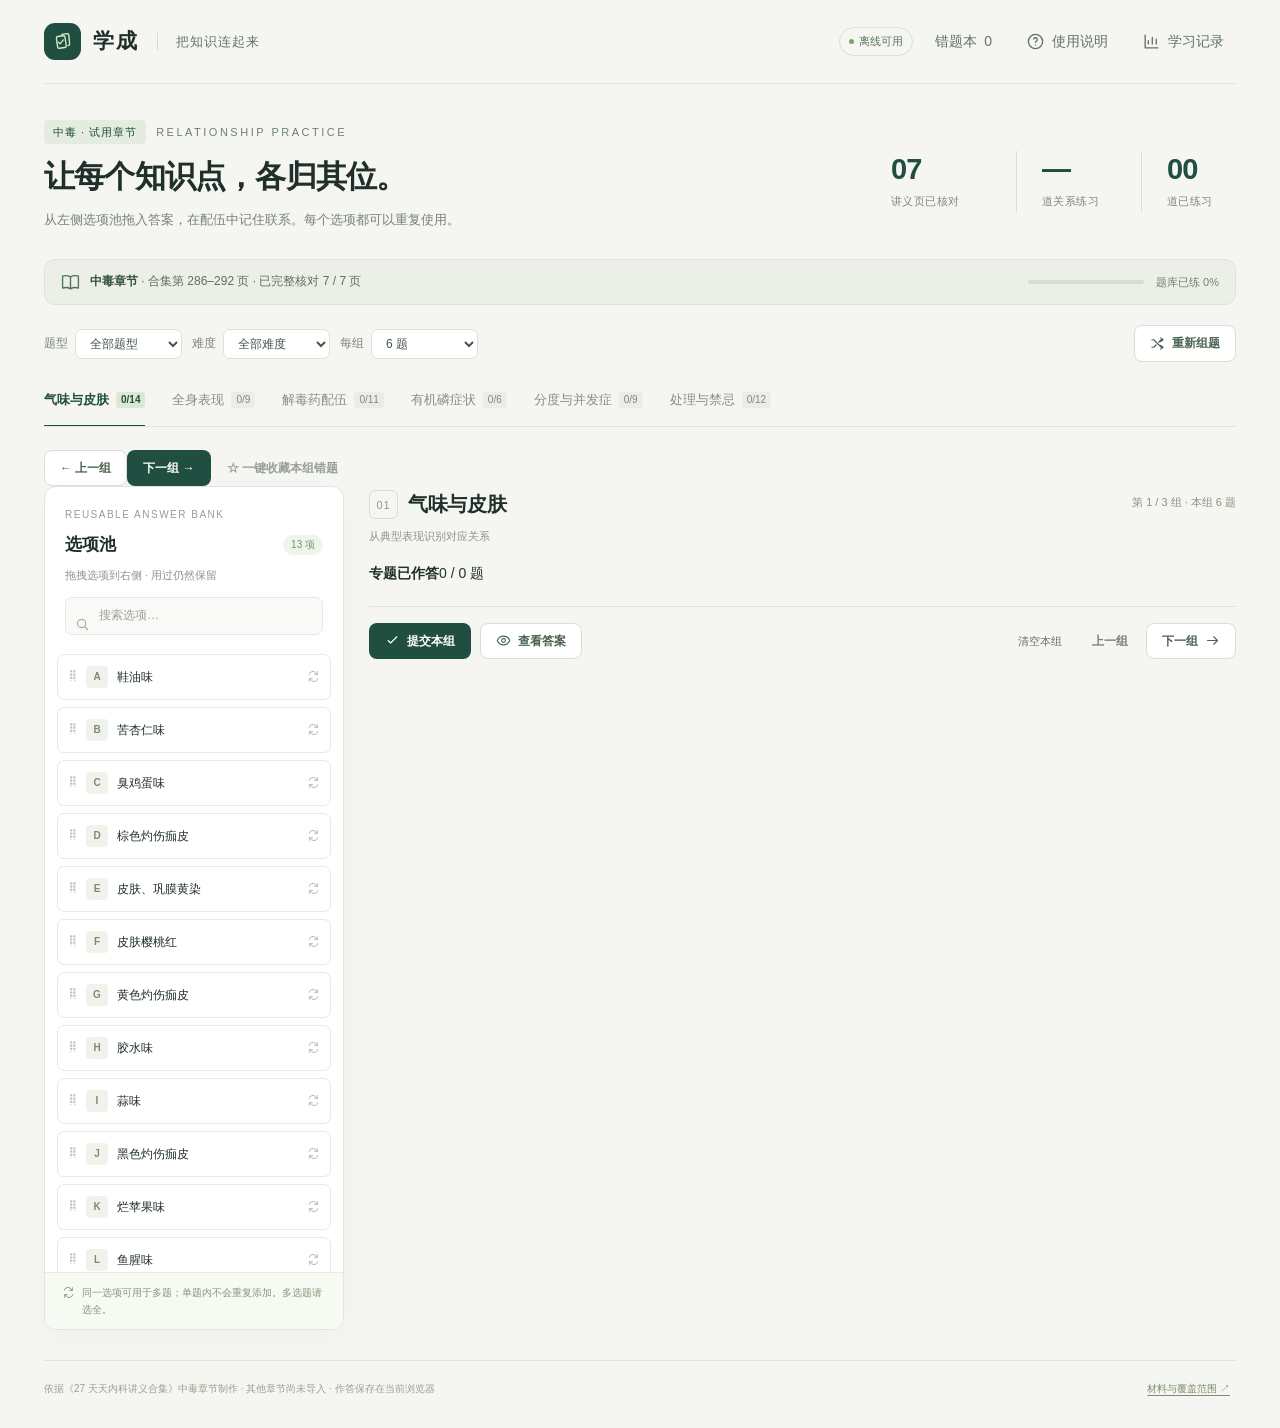
<file: web/src/base.html>
<!doctype html>
<html lang="zh-CN">
<head>
  <meta charset="utf-8">
  <meta name="viewport" content="width=device-width,initial-scale=1">
  <meta name="description" content="学成选择题 · 中毒章节拖拽配伍练习。选项可重复使用，支持多选、自动判分、解析和错题重练。">
  <title>中毒 · 拖拽配伍练习 | 学成</title>
  <style>
    :root{--bg:#f5f6f2;--paper:#fff;--ink:#202f2a;--muted:#758079;--line:#e0e5df;--green:#204e40;--green-soft:#edf4ed;--lime:#d5ecc4;--red:#ad4b3d;--red-soft:#fff3ef;--amber:#a47326;--shadow:0 8px 30px #243e2f06}
    *{box-sizing:border-box}html{scroll-behavior:smooth;scroll-padding-top:22px}body{margin:0;background:var(--bg);color:var(--ink);font:14px/1.65 "Segoe UI","PingFang SC","Microsoft YaHei",sans-serif}button,input,select{font:inherit}button{cursor:pointer}button,input,select,a{-webkit-tap-highlight-color:transparent}button{color:inherit}button:disabled{opacity:.43;cursor:not-allowed}button:focus-visible,a:focus-visible,select:focus-visible,input:focus-visible,[tabindex]:focus-visible{outline:3px solid #76a78a;outline-offset:4px}svg{width:19px;height:19px;fill:none;stroke:currentColor;stroke-width:1.7;stroke-linecap:round;stroke-linejoin:round;vertical-align:middle;flex-shrink:0}[hidden]{display:none!important}h1,h2,h3,p{margin:0}button{border:0;background:none}.wrap{max-width:1480px;margin:0 auto;padding:0 44px}.topbar{height:84px;border-bottom:1px solid var(--line);display:flex;align-items:center;justify-content:space-between;gap:20px}.brand{display:flex;align-items:center;gap:12px}.brand-mark{width:37px;height:37px;display:grid;place-items:center;background:var(--green);color:var(--lime);border-radius:11px}.brand-name{font-size:21px;font-weight:750;letter-spacing:2px}.brand-divider{height:17px;width:1px;background:#d3dbd2;margin:0 6px}.brand-sub{font-size:13px;color:#63746b;letter-spacing:1px}.top-actions{display:flex;gap:10px;align-items:center}.quiet{color:#627168;padding:9px 12px;border-radius:8px;display:inline-flex;align-items:center;gap:7px}.quiet:hover{background:#e9ede6}.offline{font-size:11px;border:1px solid #d9e1d4;padding:4px 9px;border-radius:20px;color:#5d765e;display:flex;align-items:center;gap:5px}.dot{width:5px;height:5px;border-radius:50%;background:#79a56b;display:inline-block}
    .hero{display:flex;align-items:center;justify-content:space-between;gap:30px;padding:36px 0 29px}.eyebrow{font-size:11px;letter-spacing:2.5px;color:#6e8071;text-transform:uppercase;display:flex;gap:10px;align-items:center}.eyebrow .tag{letter-spacing:1px;background:#e4ecdf;color:var(--green);padding:3px 9px;border-radius:4px}h1{font-size:clamp(26px,2.45vw,36px);line-height:1.4;letter-spacing:-.8px;font-weight:750;margin:11px 0 10px}.hero-desc{color:#778277;font-size:13px}.stats{display:flex;gap:30px;padding-top:12px}.stat{border-left:1px solid #d8dfd4;padding-left:25px;min-width:95px}.stat:first-child{border:0;padding-left:0}.stat strong{font-size:29px;line-height:1.3;letter-spacing:-1px;font-weight:650;color:var(--green);display:block;font-variant-numeric:tabular-nums}.stat span{font-size:11px;color:#7c877d;letter-spacing:.4px}
    .session-bar{display:flex;align-items:center;justify-content:space-between;gap:15px;padding:12px 16px;background:#ebefe7;border:1px solid #dde4d8;border-radius:11px;margin-bottom:20px}.session-info{display:flex;align-items:center;gap:10px;color:#5d705f;font-size:12px}.session-info svg{color:#4d7555}.session-info strong{font-weight:600;color:#35513b}.mini-progress{width:116px;height:4px;border-radius:5px;background:#d5dfce;overflow:hidden}.mini-progress i{display:block;height:100%;background:#7da16d;transition:width .3s}.session-right{display:flex;align-items:center;gap:12px;font-size:11px;color:#70806d}.settings{display:flex;align-items:center;gap:10px;flex-wrap:wrap;margin-bottom:18px}.filter-field{display:flex;align-items:center;gap:7px;color:#7b857b;font-size:12px}.filter-field select{border:1px solid #dce2d8;border-radius:7px;background:#fff;padding:6px 27px 6px 10px;color:#455748;max-width:180px}.settings .spacer{flex:1}.btn{display:inline-flex;align-items:center;justify-content:center;gap:7px;border-radius:8px;padding:9px 15px;line-height:1.4;font-size:12px;font-weight:600;transition:background .15s,transform .15s;border:1px solid transparent;white-space:nowrap}.btn:hover:not(:disabled){transform:translateY(-1px)}.btn.primary{background:var(--green);color:#fff}.btn.primary:hover{background:#153f32}.btn.secondary{background:#fff;border-color:#d8dfd4;color:#4a634e}.btn.ghost{color:#74816f;padding:9px 8px}.btn svg{width:15px;height:15px}.tabs{display:flex;border-bottom:1px solid var(--line);margin-bottom:23px;gap:27px;overflow-x:auto;scrollbar-width:thin}.tab{flex-shrink:0;padding:9px 0 14px;color:#849080;font-size:13px;border-bottom:2px solid transparent;position:relative;margin-bottom:-1px;display:flex;align-items:center;gap:7px}.tab:hover{color:var(--green)}.tab.active{border-bottom-color:var(--green);color:var(--green);font-weight:650}.tab small{font-size:10px;padding:0 5px;border-radius:3px;background:#e9ede5;color:#7d8b78;min-width:18px}.tab.active small{background:#dce8d5;color:var(--green)}
    .workspace{display:grid;grid-template-columns:300px minmax(0,1fr);gap:25px;align-items:start;padding-bottom:30px}.bank{background:var(--paper);border:1px solid var(--line);border-radius:12px;position:sticky;top:18px;box-shadow:var(--shadow);overflow:hidden}.bank-head{padding:20px 20px 12px}.section-kicker{font-size:10px;text-transform:uppercase;letter-spacing:1.5px;color:#94a08d;margin-bottom:7px}.bank-title{display:flex;align-items:center;justify-content:space-between}.bank-title h2{font-size:17px;font-weight:650}.count-pill{font-size:10px;color:#779171;background:#f0f5eb;padding:2px 8px;border-radius:10px}.bank-hint{font-size:11px;color:#8b9487;margin:7px 0 13px}.search{position:relative}.search svg{position:absolute;left:10px;top:11px;color:#9da795;width:15px;height:15px}.search input{width:100%;border:1px solid #e6e9e1;background:#f9faf7;color:var(--ink);border-radius:7px;padding:8px 10px 8px 33px;font-size:12px;outline-offset:2px}.search input::placeholder{color:#9ba391}.option-list{padding:0 12px 12px;max-height:calc(100vh - 275px);min-height:170px;overflow-y:auto;scrollbar-width:thin;scrollbar-color:#d2dccb transparent}.option{width:100%;display:flex;align-items:center;text-align:left;gap:9px;padding:11px 10px;border:1px solid #e6eae0;border-radius:7px;margin:7px 0;background:#fff;font-size:12px;line-height:1.5;cursor:grab;transition:border .15s,background .15s,box-shadow .15s;user-select:none}.option:hover{background:#f6f9f1;border-color:#a5b89a;box-shadow:0 2px 7px #4d68380b}.option:active{cursor:grabbing}.option.selected{border-color:#5b8861;background:#edf5e8;box-shadow:0 0 0 1px #5b88613b}.option.dragging{opacity:.55}.handle{font-size:17px;line-height:1;color:#bac5b1;letter-spacing:-2px;width:9px;flex-shrink:0}.option-letter{height:22px;width:22px;flex-shrink:0;display:grid;place-items:center;background:#f0f3eb;color:#7d8b70;border-radius:4px;font-size:10px;font-weight:650}.option-text{flex:1}.reusable{color:#abb8a1;width:13px;height:13px}.bank-foot{padding:11px 17px;background:#f7f9f3;border-top:1px solid #e6eadf;display:flex;gap:7px;font-size:10px;line-height:1.7;color:#87957c;align-items:start}.bank-foot svg{width:13px;height:13px;margin-top:2px}.search-empty{padding:24px 8px;text-align:center;color:#93a087;font-size:12px}
    .board-head{display:flex;justify-content:space-between;align-items:start;gap:15px;margin:2px 0 17px}.board-title{display:flex;align-items:center;gap:10px}.chapter-num{font-size:11px;letter-spacing:1px;border:1px solid #d7dfd1;color:#8b9d80;border-radius:6px;width:29px;height:29px;display:grid;place-items:center}.board-title h2{font-size:20px;letter-spacing:-.3px;font-weight:650}.board-sub{font-size:11px;color:#8a9583;margin:6px 0 0}.group-count{font-size:11px;color:#87957f;white-space:nowrap;padding-top:5px}.question-grid{display:grid;grid-template-columns:1fr 1fr;gap:14px}.type-heading{grid-column:1/-1;display:flex;align-items:center;gap:9px;color:#7c8c72;font-size:11px;letter-spacing:.4px;margin:5px 0 0}.type-heading::after{content:"";height:1px;background:#e1e6dc;flex:1}.card{background:var(--paper);border:1px solid var(--line);border-radius:11px;padding:19px 19px 15px;min-width:0;box-shadow:var(--shadow);transition:border .2s,background .2s;position:relative}.card-head{display:flex;justify-content:space-between;align-items:center;gap:8px;margin-bottom:12px}.q-number{font-size:11px;font-variant-numeric:tabular-nums;color:#a1ac99;letter-spacing:1px}.q-meta{display:flex;align-items:center;gap:6px}.type-label{font-size:9px;letter-spacing:.5px;padding:2px 7px;border-radius:4px;background:#eff4e9;color:#6a865c}.type-label.multiple{background:#f8f0df;color:#a08855}.level{font-size:9px;color:#a2aa9b}.stem{font-size:14px;line-height:1.8;font-weight:550;min-height:50px;margin-bottom:12px;overflow-wrap:anywhere}.drop-zone{border:1px dashed #cbd8c1;border-radius:8px;background:#fafcf7;min-height:87px;padding:10px;display:flex;align-content:flex-start;align-items:center;justify-content:flex-start;flex-wrap:wrap;gap:7px;transition:all .15s;cursor:pointer;position:relative}.drop-zone:hover{background:#f1f7e9;border-color:#97b482}.drop-zone.drag-over{background:#e9f4df;border:1px solid #638b4e;box-shadow:0 0 0 3px #94ba7324}.drop-zone.can-place{border-color:#91ae7c;background:#f4f9ed}.drop-placeholder{display:flex;flex-direction:column;align-items:center;justify-content:center;width:100%;color:#a0b08f;font-size:11px;line-height:1.7;pointer-events:none;padding:4px 0}.drop-placeholder svg{width:19px;height:19px;color:#acbea0;margin-bottom:3px}.drop-placeholder small{font-size:9px;color:#b1bba6}.chip{display:inline-flex;gap:6px;align-items:center;border:1px solid #c7dab9;background:#edf4e6;color:#456638;border-radius:5px;padding:5px 7px 5px 9px;font-size:11px;line-height:1.6;max-width:100%;cursor:default}.chip span{overflow-wrap:anywhere}.chip button{padding:0;width:16px;height:19px;border-radius:3px;color:#849f73;flex-shrink:0;display:grid;place-items:center;font-size:16px}.chip button:hover{background:#d6e5cc;color:#48623b}.chip.extra{background:#fdece5;color:#a64f3b;border-color:#edc4b6}.q-footer{display:flex;justify-content:space-between;align-items:center;margin-top:10px;min-height:19px}.q-source{font-size:9px;color:#a2ab9b}.clear-question{padding:1px 0;font-size:10px;color:#91a084}.clear-question:hover{color:var(--green)}.status{display:flex;align-items:center;gap:4px;font-size:10px}.status.good{color:#4f7b3e}.status.bad{color:var(--red)}.status svg{width:13px;height:13px}.card.correct{border-color:#bdd2ae}.card.incorrect{border-color:#e2c6bc}.card.incorrect .drop-zone{border-color:#d9aea0;background:#fffaf7}.review{margin-top:12px;padding-top:12px;border-top:1px solid #e9ece5;animation:appear .15s}.review-label{font-size:10px;color:#7f9373;font-weight:600;display:block;margin-bottom:5px}.answer-list{font-size:12px;color:#3d6633;line-height:1.9;font-weight:600}.difference{font-size:11px;color:#9b6855;margin:7px 0 0}.explanation{font-size:11px;color:#7b8674;line-height:1.9;margin-top:7px}.source-ref{font-size:10px;color:#9ba58f;line-height:1.7;margin-top:8px}.board-actions{margin-top:20px;display:flex;align-items:center;justify-content:space-between;gap:12px;padding:16px 0;border-top:1px solid var(--line)}.board-actions .action-left,.board-actions .action-right{display:flex;gap:9px;align-items:center}.board-actions .quiet{font-size:11px}.result{background:#e8efdf;border:1px solid #cfddc3;border-radius:10px;padding:17px 21px;display:flex;align-items:center;gap:20px;margin-bottom:17px}.result-score{color:var(--green);font-size:30px;font-weight:650;letter-spacing:-1px}.result-score small{font-size:12px;color:#8ba07d;font-weight:400;letter-spacing:0;margin-left:3px}.result-copy strong{font-size:13px;color:#486239;font-weight:600;display:block}.result-copy p{font-size:11px;color:#879779;margin-top:3px}.result .btn{margin-left:auto}.empty-state{grid-column:1/-1;background:white;border:1px dashed #cbd9bf;padding:50px 24px;border-radius:11px;text-align:center;color:#7e8f72}.empty-state h3{font-size:17px;color:#4b6a3d;margin:10px 0}.empty-state .btn{margin-top:18px}.site-footer{border-top:1px solid var(--line);padding:19px 0 30px;font-size:10px;color:#98a18e;display:flex;align-items:center;justify-content:space-between;gap:12px}.site-footer button{font-size:10px;color:#7c8d70;text-decoration:underline;text-underline-offset:3px}.selected-float{position:fixed;bottom:24px;left:50%;transform:translateX(-50%);padding:11px 15px;background:#234e3fee;color:#f1f7ea;box-shadow:0 8px 30px #173d3429;border-radius:10px;display:flex;align-items:center;gap:12px;font-size:12px;z-index:20;max-width:calc(100vw - 26px);backdrop-filter:blur(12px)}.selected-float button{color:#c6dfb2;border-left:1px solid #789270;padding:0 0 0 11px;font-size:11px;white-space:nowrap}.selected-float span{white-space:normal}.toast{position:fixed;bottom:80px;left:50%;transform:translateX(-50%);background:#2a3f32;color:white;border-radius:7px;padding:10px 17px;font-size:12px;box-shadow:0 8px 30px #182e2522;z-index:80;max-width:90vw;text-align:center;pointer-events:none}.dialog-backdrop{position:fixed;inset:0;background:#17342855;z-index:60;display:grid;place-items:center;padding:24px;backdrop-filter:blur(3px)}.dialog{background:#fbfcf8;border:1px solid #e3e9db;border-radius:15px;width:560px;max-width:100%;max-height:86vh;overflow:auto;padding:29px;box-shadow:0 20px 90px #162f3c20}.dialog-top{display:flex;justify-content:space-between;align-items:center;margin-bottom:20px}.dialog h2{font-size:21px;font-weight:650}.dialog .close-dialog{font-size:24px;color:#8b9a7f;line-height:1;padding:0 3px}.dialog h3{font-size:13px;margin:17px 0 6px;font-weight:600;color:#4e6e41}.dialog p,.dialog li{font-size:12px;color:#7a8c6d;line-height:2}.dialog ol{padding-left:19px;margin:0}.dialog .detail-box{background:#edf3e7;padding:12px 14px;border-radius:8px;margin:14px 0}.record-grid{display:grid;grid-template-columns:1fr 1fr;gap:10px;margin-bottom:16px}.record-grid div{background:#edf3e7;padding:13px;border-radius:8px}.record-grid strong{font-size:24px;color:#345830;display:block}.record-grid span{font-size:10px;color:#8b9d7d}.record-row{display:flex;align-items:center;justify-content:space-between;padding:11px 0;border-bottom:1px solid #e1e8da;font-size:12px;color:#667e56}.record-row small{color:#98a98b}.dialog .btn{margin-top:15px}.noscript{padding:30px;text-align:center;background:#fff0e2;color:#7a4d24}.mobile-help{display:none}@keyframes appear{from{opacity:0;transform:translateY(3px)}to{opacity:1;transform:translateY(0)}}@media(min-width:1600px){.workspace{grid-template-columns:315px minmax(0,1fr)}.card{padding:23px}.stem{font-size:15px}}@media(max-width:1100px){.wrap{padding:0 26px}.stats{gap:20px}.stat{padding-left:20px;min-width:75px}.tabs{gap:20px}.workspace{grid-template-columns:260px minmax(0,1fr);gap:18px}.card{padding:15px}.stem{font-size:13px;min-height:47px}.question-grid{gap:12px}.settings{gap:8px}.filter-field{gap:5px}.filter-field select{padding-right:20px;max-width:145px}.bank-head{padding:17px 16px 12px}.brand-sub{font-size:12px}}
    @media(max-width:800px){.wrap{padding:0 20px}.hero{padding:26px 0 23px}.hero-desc{font-size:12px}.stats{gap:15px}.stat{padding-left:16px;min-width:55px}.stat strong{font-size:24px}.stats .stat:nth-child(3){display:none}.question-grid{grid-template-columns:1fr}.workspace{grid-template-columns:235px minmax(0,1fr);gap:16px}.tabs{gap:21px}.board-head{gap:8px}.board-title h2{font-size:18px}.group-count{display:none}.board-actions{flex-wrap:wrap}.board-actions .action-right{margin-left:auto}.stem{min-height:0}.session-right .mini-progress{width:80px}.filter-field select{max-width:132px}.brand-divider,.brand-sub{display:none}.result{padding:14px;gap:12px;flex-wrap:wrap}.result .btn{margin-left:0}.card{padding:18px}.mobile-help{display:inline}.desktop-help{display:none}}
    @media(max-width:580px){.wrap{padding:0 14px}.topbar{height:68px}.brand-mark{width:32px;height:32px;border-radius:9px}.brand-name{font-size:19px}.top-actions{gap:1px}.top-actions .quiet{font-size:11px;padding:6px}.top-actions .quiet svg{width:16px}.offline{display:none}.hero{gap:10px}.hero h1{font-size:24px;letter-spacing:-.5px}.hero-desc{font-size:11px;max-width:240px}.stats{display:none}.eyebrow{font-size:9px;letter-spacing:1px}.session-bar{padding:10px;gap:5px;margin-bottom:15px}.session-info{font-size:10px;gap:6px}.session-info svg{width:15px}.session-right{font-size:9px;gap:6px}.mini-progress{display:none}.session-info .full-label{display:none}.settings{gap:8px;margin-bottom:13px}.filter-field{font-size:10px}.filter-field select{font-size:10px;padding:5px 3px;max-width:100px}.settings .spacer{display:none}.settings>.btn{font-size:10px;padding:6px 9px;margin-left:auto}.tabs{gap:20px;margin-bottom:17px}.tab{font-size:11px;padding-bottom:12px}.workspace{grid-template-columns:133px minmax(0,1fr);gap:10px}.bank{top:10px;border-radius:9px}.bank-head{padding:12px 9px 8px}.section-kicker{font-size:8px;letter-spacing:.8px}.bank-title h2{font-size:14px}.count-pill{font-size:8px;padding:1px 5px}.bank-hint{font-size:9px;margin:5px 0 9px;line-height:1.7}.search input{font-size:10px;padding:7px 6px 7px 24px}.search svg{left:7px;top:10px;width:11px}.option-list{padding:0 7px 8px;max-height:calc(100dvh - 260px)}.option{padding:9px 6px;gap:5px;font-size:11px;line-height:1.6;margin:6px 0;border-radius:6px}.handle,.reusable{display:none}.option-letter{width:16px;height:18px;font-size:8px;border-radius:3px}.bank-foot{font-size:8px;padding:8px;line-height:1.7;gap:4px}.bank-foot svg{width:11px;height:11px}.board-head{margin:0 0 12px}.chapter-num{width:22px;height:22px;font-size:9px;flex-shrink:0}.board-title{gap:6px}.board-title h2{font-size:15px;line-height:1.4}.board-sub{font-size:9px;line-height:1.8;margin-top:5px}.card{padding:12px 11px 10px;border-radius:9px}.card-head{margin-bottom:9px}.q-number{font-size:9px}.type-label{font-size:8px;padding:1px 5px}.level{display:none}.stem{font-size:12px;line-height:1.85;margin-bottom:10px}.drop-zone{min-height:80px;padding:7px;gap:5px}.drop-placeholder{font-size:10px}.drop-placeholder small{font-size:8px}.chip{padding:3px 4px 3px 6px;font-size:10px;gap:3px}.chip button{width:14px;font-size:14px}.q-source{font-size:8px}.clear-question{font-size:9px}.q-footer{margin-top:7px}.type-heading{font-size:9px;margin:2px 0 0}.question-grid{gap:10px}.review-label{font-size:9px}.answer-list{font-size:10px}.explanation{font-size:10px}.source-ref{font-size:9px}.board-actions{padding-top:13px;gap:9px}.board-actions .btn{font-size:10px;padding:8px 9px;gap:4px}.board-actions .btn svg{width:13px;height:13px}.board-actions .quiet{font-size:10px;padding:6px 3px}.board-actions .action-left{gap:5px;flex-wrap:wrap}.board-actions .action-right{width:100%;justify-content:space-between}.result{gap:6px;padding:12px}.result-score{font-size:24px}.result-copy strong{font-size:11px}.result-copy p{font-size:10px}.result .btn{padding:7px 9px;font-size:10px}.site-footer{align-items:flex-start;font-size:8px;line-height:1.8;padding:16px 0 25px}.site-footer button{font-size:9px;white-space:nowrap}.dialog-backdrop{padding:14px}.dialog{padding:21px}.dialog h2{font-size:19px}.selected-float{bottom:15px;font-size:10px;padding:10px 12px}.selected-float button{font-size:10px}.toast{font-size:11px;bottom:76px}.result{margin-bottom:12px}.difference{font-size:10px}.empty-state{padding:30px 12px}.empty-state h3{font-size:14px}.empty-state p{font-size:11px}}
    @media(prefers-reduced-motion:reduce){html{scroll-behavior:auto}*{animation:none!important;transition:none!important}}
  </style>
</head>
<body>
<svg aria-hidden="true" style="display:none"><defs>
  <symbol id="i-cards" viewBox="0 0 24 24"><rect x="4" y="6" width="11" height="15" rx="2" transform="rotate(-8 4 6)"/><path d="m11 3 7-1a2 2 0 0 1 2 2l1 11a2 2 0 0 1-2 2"/><path d="m7 13 2 2 4-5"/></symbol>
  <symbol id="i-help" viewBox="0 0 24 24"><circle cx="12" cy="12" r="9"/><path d="M9.7 9a2.4 2.4 0 0 1 4.7.7c0 1.6-2.4 1.7-2.4 3.3M12 16.5h.01"/></symbol>
  <symbol id="i-chart" viewBox="0 0 24 24"><path d="M4 4v16h16M8 15v-4m5 4V7m5 8v-6"/></symbol>
  <symbol id="i-check" viewBox="0 0 24 24"><path d="m5 12 4 4L19 6"/></symbol>
  <symbol id="i-cross" viewBox="0 0 24 24"><path d="m6 6 12 12M6 18 18 6"/></symbol>
  <symbol id="i-search" viewBox="0 0 24 24"><circle cx="10.5" cy="10.5" r="6.5"/><path d="m16 16 4 4"/></symbol>
  <symbol id="i-repeat" viewBox="0 0 24 24"><path d="M4 8a7 7 0 0 1 12-3l3 3M19 3v5h-5M20 16a7 7 0 0 1-12 3l-3-3M5 21v-5h5"/></symbol>
  <symbol id="i-drop" viewBox="0 0 24 24"><path d="M12 3v11m-4-4 4 4 4-4M4 15v5h16v-5"/></symbol>
  <symbol id="i-arrow" viewBox="0 0 24 24"><path d="M4 12h16m-6-6 6 6-6 6"/></symbol>
  <symbol id="i-book" viewBox="0 0 24 24"><path d="M12 5v15M12 5C9 3 5 3 2 4v15c3-1 7-1 10 1 3-2 7-2 10-1V4c-3-1-7-1-10 1Z"/></symbol>
  <symbol id="i-eye" viewBox="0 0 24 24"><path d="M2 12s3-7 10-7 10 7 10 7-3 7-10 7S2 12 2 12Z"/><circle cx="12" cy="12" r="3"/></symbol>
  <symbol id="i-shuffle" viewBox="0 0 24 24"><path d="M3 6h3l12 12h3M17 3l4 3-4 3M3 18h3l4-4m4-4 4-4h3m-4 9 4 3-4 3"/></symbol>
</defs></svg>
<noscript><div class="noscript">请在浏览器中启用 JavaScript，以使用拖拽作答和自动判分。</div></noscript>
<div class="wrap">
  <header class="topbar">
    <div class="brand"><span class="brand-mark"><svg><use href="#i-cards"/></svg></span><span class="brand-name">学成</span><span class="brand-divider"></span><span class="brand-sub">把知识连起来</span></div>
    <div class="top-actions"><span class="offline"><i class="dot"></i>离线可用</span><button class="quiet notebook-open" id="notebook-btn">错题本 <span id="notebook-count">0</span></button><button class="quiet" id="help-btn"><svg><use href="#i-help"/></svg>使用说明</button><button class="quiet" id="records-btn"><svg><use href="#i-chart"/></svg>学习记录</button></div>
  </header>
  <section class="hero">
    <div><div class="eyebrow"><span class="tag">中毒 · 试用章节</span>RELATIONSHIP PRACTICE</div><h1>让每个知识点，各归其位。</h1><p class="hero-desc">从左侧选项池拖入答案，在配伍中记住联系。每个选项都可以重复使用。</p></div>
    <div class="stats"><div class="stat"><strong>07</strong><span>讲义页已核对</span></div><div class="stat"><strong id="total-stat">—</strong><span>道关系练习</span></div><div class="stat"><strong id="done-stat">00</strong><span>道已练习</span></div></div>
  </section>
  <div class="session-bar"><div class="session-info"><svg><use href="#i-book"/></svg><span><strong>中毒章节</strong><span class="full-label"> · 合集第 286–292 页</span> · 已完整核对 7 / 7 页</span></div><div class="session-right"><div class="mini-progress"><i id="coverage-bar" style="width:0%"></i></div><span id="coverage-label">题库已练 0%</span></div></div>
  <div class="settings" aria-label="练习设置">
    <label class="filter-field">题型<select id="type-filter"><option value="all">全部题型</option><option value="single">单选配伍</option><option value="multiple">多选配伍</option></select></label>
    <label class="filter-field">难度<select id="difficulty-filter"><option value="all">全部难度</option><option value="basic">基础识记</option><option value="contrast">鉴别应用</option></select></label>
    <label class="filter-field">每组<select id="quantity-filter"><option value="6">6 题</option><option value="10">10 题</option><option value="all">全部题目</option></select></label>
    <span class="spacer"></span><button class="btn ghost" id="exit-wrong-inline" hidden>退出错题模式</button><button class="btn secondary" id="shuffle-btn"><svg><use href="#i-shuffle"/></svg>重新组题</button>
  </div>
  <nav class="tabs" id="tabs" aria-label="知识点分组"></nav>
  <nav class="batch-toolbar" aria-label="上下组切换"><button class="btn secondary" id="prev-top-btn">← 上一组</button><span id="batch-position" class="batch-position" aria-live="polite"></span><button class="btn primary" id="next-top-btn">下一组 →</button><button class="btn bookmark-batch" id="collect-wrong-btn" disabled>☆ 一键收藏本组错题</button></nav>
  <main class="workspace">
    <aside class="bank" aria-label="可重复使用的选项集合">
      <div class="bank-head"><div class="section-kicker">REUSABLE ANSWER BANK</div><div class="bank-title"><h2>选项池</h2><span id="option-count" class="count-pill"></span></div><p class="bank-hint"><span class="desktop-help">拖拽选项到右侧 · 用过仍然保留</span><span class="mobile-help">点选选项，再点右侧答题框</span></p><label class="search"><svg><use href="#i-search"/></svg><input id="option-search" type="search" placeholder="搜索选项…" aria-label="搜索选项" autocomplete="off"></label></div>
      <div class="option-list" id="option-list"></div>
      <div class="bank-foot"><svg><use href="#i-repeat"/></svg><span>同一选项可用于多题；单题内不会重复添加。多选题请选全。</span></div>
    </aside>
    <section class="board" aria-label="答题区域">
      <div class="board-head"><div><div class="board-title"><span class="chapter-num" id="group-number">01</span><h2 id="group-title"></h2></div><p class="board-sub" id="group-subtitle"></p></div><span class="group-count" id="group-count"></span></div>
      <section class="topic-progress" id="topic-progress" aria-label="当前专题做题进度"><div class="topic-progress-copy"><strong id="topic-progress-label">专题已作答</strong><span id="topic-progress-count">0 / 0 题</span></div><div class="topic-progress-track" role="progressbar" aria-labelledby="topic-progress-label" aria-valuemin="0" aria-valuemax="0" aria-valuenow="0"><i id="topic-progress-fill"></i></div></section>
      <div class="result" id="result" role="status" hidden></div>
      <div class="question-grid" id="question-grid"></div>
      <div class="board-actions"><div class="action-left"><button class="btn primary" id="submit-btn"><svg><use href="#i-check"/></svg>提交本组</button><button class="btn secondary" id="answers-btn"><svg><use href="#i-eye"/></svg>查看答案</button></div><div class="action-right"><button class="quiet" id="clear-btn">清空本组</button><button class="btn ghost" id="prev-btn">上一组</button><button class="btn secondary" id="next-btn">下一组<svg><use href="#i-arrow"/></svg></button></div></div>
    </section>
  </main>
  <footer class="site-footer"><span>依据《27 天天内科讲义合集》中毒章节制作 · 其他章节尚未导入 · 作答保存在当前浏览器</span><button id="source-btn">材料与覆盖范围 ↗</button></footer>
</div>
<div class="selected-float" id="selected-float" role="status" hidden><span id="selected-copy"></span><button id="cancel-selection">取消选择</button></div>
<div class="toast" id="toast" role="status" aria-live="polite" hidden></div>
<div class="dialog-backdrop" id="dialog-backdrop" hidden><section class="dialog" role="dialog" aria-modal="true" aria-labelledby="dialog-title"><div class="dialog-top"><h2 id="dialog-title"></h2><button class="close-dialog" id="close-dialog" aria-label="关闭弹窗">×</button></div><div id="dialog-body"></div></section></div>
<script>
'use strict';
const SOURCE={title:'03.27天天内科讲义合集.pdf',chapter:'中毒',totalPages:395,pages:[286,287,288,289,290,291,292]};
const DATA=[
 {id:'signs',name:'气味与皮肤',subtitle:'从典型表现识别对应关系',options:[
  ['garlic','蒜味'],['apple','烂苹果味'],['almond','苦杏仁味'],['shoe','鞋油味'],['egg','臭鸡蛋味'],['fish','鱼腥味'],['glue','胶水味'],['cyanosis','皮肤、黏膜发绀'],['jaundice','皮肤、巩膜黄染'],['cherry','皮肤樱桃红'],['brown','棕色灼伤痂皮'],['yellow','黄色灼伤痂皮'],['black','黑色灼伤痂皮']
 ],questions:[
  ['s01','有机磷中毒患者的典型呼吸气味是什么？',['garlic'],'蒜味对应有机磷，也可见于二甲亚砜、铊、黄磷、砷。气味相同不意味着毒物相同。',286,'basic','2018 年 B 型题考点'],
  ['s02','氰化物中毒的特征性气味是什么？',['almond'],'讲义将氰化物与苦杏仁味对应；烂苹果味对应酮症酸中毒。',286,'basic','2018 年 B 型题考点'],
  ['s03','酮症酸中毒对应哪一种呼吸气味？',['apple'],'烂苹果味是本表中酮症酸中毒的气味特征。',286,'basic'],
  ['s04','硝基苯中毒的特征性气味是什么？',['shoe'],'硝基苯对应鞋油味；胶水味对应甲苯。',286,'basic'],
  ['s05','含硫物中毒对应哪一种气味？',['egg'],'含硫物可有臭鸡蛋味，讲义以 H₂S 作提示。',286,'basic'],
  ['s06','磷化铝、磷化锌中毒对应哪一种气味？',['fish'],'讲义将磷化铝、磷化锌与鱼腥味对应。',286,'basic'],
  ['s07','甲苯中毒对应哪一种气味？',['glue'],'甲苯对应胶水味，注意与硝基苯的鞋油味区分。',286,'basic'],
  ['s08','亚硝酸盐引起高铁血红蛋白血症时，对应的典型皮肤改变是什么？',['cyanosis'],'高铁血红蛋白血症导致发绀；亚硝酸盐、硝基苯、苯胺属于本表同组。',286,'contrast','2024 年 B 型题考点'],
  ['s09','四氯化碳中毒造成肝损伤时，对应的皮肤改变是什么？',['jaundice'],'毒蕈、四氯化碳、鱼胆可造成肝损伤性黄疸。',286,'basic','2024 年 B 型题考点'],
  ['s10','一氧化碳（CO）中毒对应的经典皮肤颜色是什么？',['cherry'],'讲义的经典对应关系为 CO 中毒与皮肤樱桃红。',286,'basic'],
  ['s11','盐酸灼伤所形成的痂皮是什么颜色？',['brown'],'酸灼伤颜色配伍：盐酸为棕色，硝酸为黄色，硫酸为黑色。',286,'contrast'],
  ['s12','硝酸灼伤所形成的痂皮是什么颜色？',['yellow'],'硝酸对应黄色痂皮，注意不是硫酸的黑色。',286,'contrast'],
  ['s13','硫酸灼伤所形成的痂皮是什么颜色？',['black'],'硫酸对应黑色灼伤痂皮。',286,'contrast'],
  ['s14','硝基苯中毒在讲义中列出的气味及可能的皮肤改变有哪些？',['shoe','cyanosis','jaundice'],'硝基苯可有鞋油味，先有且常见的是发绀，之后可因溶血出现黄疸。三个关系均列于本页。',286,'contrast']
 ]},
 {id:'systemic',name:'全身表现',subtitle:'同一表现可对应多个毒物，请选全材料列举的对象',options:[
  ['morphine','吗啡'],['sedatives','镇静催眠药'],['atropine','阿托品'],['scopolamine','莨菪碱'],['pilocarpine','毛果芸香碱'],['neostigmine','新斯的明'],['opi','有机磷'],['carbamate','氨基甲酸酯'],['methanol','甲醇／酸'],['salicylate','水杨酸'],['gas','刺激性气体'],['nitrite','亚硝酸盐'],['nitrobenzene','硝基苯'],['aniline','苯胺'],['mushroom','毒蕈'],['ccl4','四氯化碳'],['fishgall','鱼胆'],['isoniazid','异烟肼'],['lead','铅'],['acrylamide','丙烯酰胺'],['arsine','砷化氢'],['ethanol','乙醇'],['antihistamine','抗组胺药']
 ],questions:[
  ['b01','讲义列举的可引起呼吸减慢的毒物有哪些？',['morphine','sedatives'],'呼吸减慢对应吗啡和镇静催眠药；甲醇／酸、水杨酸、刺激性气体对应呼吸加快。',286,'basic'],
  ['b02','讲义列举的可引起瞳孔扩大的毒物有哪些？',['atropine','scopolamine'],'瞳孔扩大对应阿托品、莨菪碱。不要与缩瞳的胆碱能药物及吗啡混淆。',286,'basic','2019 年 B 型题考点'],
  ['b03','讲义列举的可引起瞳孔缩小的毒物有哪些？',['pilocarpine','neostigmine','opi','carbamate','morphine'],'本表缩瞳组共五项：毛果芸香碱、新斯的明、有机磷、氨基甲酸酯、吗啡。',286,'contrast'],
  ['b04','讲义列举的可引起呼吸加快的毒物有哪些？',['methanol','salicylate','gas'],'呼吸加快对应甲醇／酸、水杨酸、刺激性气体。',286,'basic'],
  ['b05','讲义列举的可引起谵妄的毒物有哪些？',['antihistamine','atropine','ethanol'],'谵妄组为抗组胺药、阿托品、乙醇。',286,'basic'],
  ['b06','讲义列举的可引起肌纤维颤动的毒物有哪些？',['opi','carbamate','isoniazid','lead','acrylamide'],'肌纤维颤动组共五项：有机磷、氨基甲酸酯、异烟肼、铅、丙烯酰胺。',286,'contrast'],
  ['b07','讲义列举的可引起溶血性贫血和黄疸的毒物有哪些？',['nitrobenzene','aniline','arsine'],'溶血性贫血和黄疸对应硝基苯、苯胺、砷化氢，与肝损伤性黄疸组区分。',286,'contrast'],
  ['b08','讲义列举的可因肝损伤引起皮肤发黄的毒物有哪些？',['mushroom','ccl4','fishgall'],'肝损伤性黄疸组为毒蕈、四氯化碳、鱼胆。',286,'contrast','2020 年 B 型题考点'],
  ['b09','讲义列举的可通过高铁血红蛋白导致发绀的毒物有哪些？',['nitrite','nitrobenzene','aniline'],'发绀组为亚硝酸盐、硝基苯、苯胺；后两者也在溶血性黄疸组中，选项允许跨题复用。',286,'contrast']
 ]},
 {id:'antidotes',name:'解毒药配伍',subtitle:'疾病—药物双向辨认，保留一对多关系',options:[
  ['edta','依地酸钙钠'],['dimercaprol','二巯丙醇'],['deferoxamine','去铁胺'],['amyl','亚硝酸异戊酯'],['thiosulfate','硫代硫酸钠'],['methylene','小剂量亚甲蓝（美蓝）'],['fomepizole','甲吡唑'],['ethanol','乙醇'],['naloxone','纳洛酮'],['flumazenil','氟马西尼'],['octreotide','奥曲肽']
 ],questions:[
  ['a01','铅中毒对应讲义中的哪一种解毒药？',['edta'],'铅中毒配伍依地酸钙钠（EDTA），不要与砷、汞等的二巯基类药物混淆。',287,'basic','2017 年 B 型题考点'],
  ['a02','从本组选项中选出讲义列举的砷、汞中毒解毒药。',['dimercaprol'],'砷、汞等重金属在材料中对应二巯基类药物，本组选项中为二巯丙醇。',287,'basic'],
  ['a03','铁中毒对应哪一种解毒药？',['deferoxamine'],'讲义将铁与去铁胺对应。',287,'basic'],
  ['a04','吗啡等阿片类药物中毒，特异性拮抗呼吸抑制的药物是什么？',['naloxone'],'纳洛酮为阿片受体拮抗剂，对阿片类药物导致的呼吸抑制有特异性拮抗作用。',290,'basic','2017 年 B 型题考点'],
  ['a05','地西泮等苯二氮䓬类药物中毒，对应哪一种特异性拮抗药？',['flumazenil'],'地西泮等苯二氮䓬类药物与氟马西尼对应；吗啡与纳洛酮对应。',287,'contrast','2021 年 B 型题考点'],
  ['a06','亚硝酸盐引起高铁血红蛋白血症时，对应的有效解毒药是什么？',['methylene'],'材料强调小剂量亚甲蓝（美蓝）。',287,'basic','2021 年 B 型题考点'],
  ['a07','硝基苯、苯胺中毒引起高铁血红蛋白血症时，对应哪一种解毒药？',['methylene'],'硝基苯、苯胺与亚硝酸盐在本表共用小剂量亚甲蓝；同一选项可重复用于多题。',287,'contrast'],
  ['a08','讲义的解毒药表为氰化物中毒列举了哪些药物？',['amyl','thiosulfate'],'讲义列举亚硝酸异戊酯、硫代硫酸钠，两个对应项均需保留。',287,'basic'],
  ['a09','讲义为甲醇中毒列举的解毒药有哪些？',['fomepizole','ethanol'],'甲醇和乙二醇在表中共用甲吡唑、乙醇这一组对应药物。',287,'basic'],
  ['a10','讲义为乙二醇中毒列举的解毒药有哪些？',['fomepizole','ethanol'],'乙二醇与甲醇对应相同的解毒药组，两个选项均可在上一题使用后继续使用。',287,'contrast'],
  ['a11','磺酰脲类降糖药中毒在表中对应哪一种药物？',['octreotide'],'讲义将磺酰脲类药与奥曲肽对应，并提示其抑制胰岛素分泌。',287,'basic']
 ]},
 {id:'opi',name:'有机磷症状',subtitle:'分清 M 样与 N 样表现，再匹配解毒作用',options:[
  ['brady','心率减慢'],['blur','视物模糊'],['miosis','针尖样瞳孔'],['abdomen','腹痛、腹泻'],['incontinence','大小便失禁'],['secretions','大汗、流泪、流涎'],['lung','咳嗽、气促、肺部湿啰音'],['fasciculation','肌纤维颤动、肌强直性痉挛'],['paralysis','肌无力、瘫痪、呼吸肌麻痹'],['hypertension','血压增高和心律失常']
 ],questions:[
  ['o01','从本组选项中选出有机磷中毒的全部毒蕈碱（M）样表现。',['brady','blur','miosis','abdomen','incontinence','secretions','lung'],'M 样表现包括心率减慢、视物模糊、缩瞳、腹痛腹泻、失禁、腺体分泌增多和支气管／肺部表现。',288,'contrast','2018 年多选题考点'],
  ['o02','从本组选项中选出有机磷中毒的全部烟碱（N）样表现。',['fasciculation','paralysis','hypertension'],'N 样表现包括肌纤维颤动、肌强直性痉挛、肌无力瘫痪及呼吸肌麻痹，以及血压增高和心律失常。',288,'contrast'],
  ['o03','根据讲义“阿托品缓解外周 M 样症状”的对应关系，下列所列表现哪些属于其作用范围？',['brady','blur','miosis','abdomen','incontinence','secretions','lung'],'阿托品对应外周 M 样症状，不能用它代替胆碱酯酶复活药处理外周 N 样表现。',289,'contrast'],
  ['o04','从本组选项中，选出属于 N 样作用的骨骼肌相关表现。',['fasciculation','paralysis'],'本页将肌纤维颤动／痉挛和肌无力／瘫痪列为 N 样骨骼肌表现；出现呼吸肌麻痹等严重表现时应按重度评估。',288,'contrast'],
  ['o05','有机磷轻度中毒只有 M 样症状。哪一项“肌颤”表现提示已出现 N 样作用？',['fasciculation'],'肌纤维颤动是讲义强调的 N 样表现，轻度中毒仅有 M 样症状。',288,'basic','2022 年 B 型题考点'],
  ['o06','2025 年真题列举的阿托品可改善表现，在本组选项中对应哪些项目？',['abdomen','incontinence','secretions','lung'],'真题四项为腹痛腹泻、大汗流涎、大小便失禁、双肺湿啰音，均属 M 样作用。此题限定为该真题列出的四组。',292,'contrast','2025 年多选题改编']
 ]},
 {id:'course',name:'分度与并发症',subtitle:'用症状组合、酶活力和发生时间作鉴别',options:[
  ['mild','轻度有机磷中毒'],['moderate','中度有机磷中毒'],['severe','重度有机磷中毒'],['intermediate','中间型综合征'],['delayed','迟发性多发神经病'],['rebound','反跳现象'],['atropinization','阿托品化'],['atropine-toxic','阿托品中毒']
 ],questions:[
  ['c01','仅有 M 样症状，胆碱酯酶活力为正常值的 60%，属于哪一级？',['mild'],'轻度：仅 M 样症状，胆碱酯酶活力 50%–70%。题目避开了分度表的交界数值。',288,'basic'],
  ['c02','M 样症状加肌纤维颤动，胆碱酯酶活力 40%，无重度表现，属于哪一级？',['moderate'],'中度：M＋N 样症状，胆碱酯酶活力 30%–50%。',288,'contrast'],
  ['c03','有机磷中毒出现 M＋N 样症状、昏迷和肺水肿，胆碱酯酶活力 20%，属于哪一级？',['severe'],'重度：M＋N 样症状伴脑水肿、抽搐、昏迷、呼吸肌麻痹或肺水肿之一，胆碱酯酶活力＜30%。',288,'contrast','2015 年单选题考点'],
  ['c04','中毒后第 2 天，胆碱能危象已消失，却出现上睑下垂、面瘫和呼吸肌麻痹，最符合哪一种情况？',['intermediate'],'中间型综合征发生于中毒后约 1–4 天，突出表现为肌无力和呼吸肌麻痹；讲义指出胆碱酯酶可＜30%。',289,'contrast'],
  ['c05','症状消失后约 3 周出现四肢肌肉萎缩，胆碱酯酶正常而神经靶酯酶异常，最符合哪一种情况？',['delayed'],'迟发性多发神经病：症状消失后约 2–3 周出现，胆碱酯酶可正常而神经靶酯酶异常。',289,'contrast'],
  ['c06','乐果、马拉硫磷中毒好转后，因毒物重吸收或停药过早而再次突然恶化，称为什么？',['rebound'],'这属于反跳现象，注意与按发生时间和神经肌肉表现辨认的中间型综合征区分。',289,'contrast'],
  ['c07','阿托品治疗后瞳孔扩大、皮肤干燥无汗、肺啰音消失，心率约 95 次／分，最符合什么状态？',['atropinization'],'阿托品化提示达到治疗剂量：瞳孔扩大、口干无汗、肺啰音消失、颜面潮红和心率约 90–100 次／分。',289,'contrast'],
  ['c08','阿托品治疗中出现瞳孔明显扩大、尿潴留、烦躁不安和神志模糊，最应考虑什么？',['atropine-toxic'],'阿托品中毒较阿托品化增加尿潴留及中枢症状等危险信号。',289,'contrast'],
  ['c09','仅有出汗流涎、腹痛腹泻、缩瞳，没有肌纤维颤动等 N 样表现，按讲义属于哪一级？',['mild'],'轻度有机磷中毒仅有 M 样表现；肌纤维颤动为出现 N 样表现的线索。',288,'basic']
 ]},
 {id:'treatment',name:'处理与禁忌',subtitle:'区分解救方式、药物作用与讲义强调的例外',options:[
  ['perfusion','血液灌流'],['exchange','血浆置换'],['dialysis','血液透析'],['bicarbonate','2% 碳酸氢钠'],['permanganate','高锰酸钾'],['magnesium','硫酸镁'],['pralidoxime','氯解磷定'],['atropine','阿托品'],['anisodamine','山莨菪碱'],['scopolamine','东莨菪碱'],['penehyclidine','盐酸戊乙奎醚'],['ventilation','立即机械通气']
 ],questions:[
  ['t01','讲义中，尤其适合脂溶性毒物、通过吸附发挥作用的血液净化方式是什么？',['perfusion'],'血液灌流尤其适合脂溶性毒物，材料列举巴比妥类、百草枯等。',287,'basic'],
  ['t02','讲义为蛇毒、毒蕈等生物毒及砷化氢列举的血液净化方式是什么？',['exchange'],'本页将生物毒、砷化氢与血浆置换对应。',287,'basic'],
  ['t03','讲义为重铬酸盐、氯酸盐列举的血液净化方式是什么？',['dialysis'],'血液透析表中列举重铬酸盐、氯酸盐。',287,'basic'],
  ['t04','敌百虫中毒时，讲义特别指出禁用哪一种洗胃液？',['bicarbonate'],'敌百虫禁用碳酸氢钠，讲义提示其可转化为毒性更强的敌敌畏。',288,'contrast','2023 年多选题考点'],
  ['t05','对硫磷中毒时，讲义特别指出禁用哪一种洗胃液？',['permanganate'],'对硫磷禁用高锰酸钾，与敌百虫禁用碳酸氢钠这一配伍区分。',288,'contrast'],
  ['t06','有机磷中毒晚期，讲义强调禁用哪一种导泻药？',['magnesium'],'材料将有机磷中毒晚期列入硫酸镁导泻的禁用情况，同表还列举肾衰、呼衰、昏迷和磷化锌中毒。',287,'contrast'],
  ['t07','通过恢复胆碱酯酶活性、缓解外周 N 样症状的药物是哪一种？',['pralidoxime'],'氯解磷定属于胆碱酯酶复活药，对应外周 N 样症状；阿托品对应外周 M 样症状。',289,'basic'],
  ['t08','讲义明确列举的外周抗胆碱药、可缓解 M 样症状的两种药物是什么？',['atropine','anisodamine'],'讲义该条明确列举阿托品、山莨菪碱。此题限定为该条所列两药，不把其他类型的抗胆碱药混入。',289,'contrast'],
  ['t09','讲义列举的中枢性抗胆碱药、可缓解中枢症状的是哪一种？',['scopolamine'],'东莨菪碱对应中枢症状，山莨菪碱在本条归入外周抗胆碱药。',289,'contrast'],
  ['t10','作用较强且持续较长，对心脏 M₂ 受体作用极弱、不增加心率和心肌耗氧的药物是哪一种？',['penehyclidine'],'这是讲义对盐酸戊乙奎醚的特点描述。',289,'contrast'],
  ['t11','中间型综合征出现呼吸肌麻痹时，讲义强调的立即处理是什么？',['ventilation'],'中间型综合征可危及呼吸，讲义明确标出立即机械通气。',289,'contrast'],
  ['t12','讲义在血液净化表中，将巴比妥类、百草枯与哪一种方式配伍？',['perfusion'],'表中为血液灌流，与脂溶性毒物吸附这一关系相呼应；同一选项可在两题复用。',287,'basic']
 ]}
];
const KEY='xuecheng-poisoning-drag-v1';
const $=id=>document.getElementById(id);
const esc=v=>String(v).replace(/[&<>"']/g,c=>({'&':'&amp;','<':'&lt;','>':'&gt;','"':'&quot;',"'":'&#39;'}[c]));
const icon=name=>`<svg aria-hidden="true"><use href="#i-${name}"/></svg>`;
for(const g of DATA){g.options=g.options.map(([id,text])=>({id,text}));g.questions=g.questions.map(([id,stem,answer,explanation,page,difficulty,note])=>({id,stem,answer,explanation,page,difficulty,note:note||'',type:answer.length>1?'multiple':'single',group:g.id}));}
const ALL=DATA.flatMap(g=>g.questions);const QMAP=new Map(ALL.map(q=>[q.id,q]));
let storageAvailable=true,state={group:'signs',type:'all',difficulty:'all',quantity:'6',answers:{},grades:{},history:{},orders:{},optionOrders:{},batches:{},batchIndex:0,review:false,revealed:false,wrongOnly:false,wrongIds:[]};
try{const saved=JSON.parse(localStorage.getItem(KEY)||'null');if(saved&&saved.version===1&&DATA.some(g=>g.id===saved.state?.group)){state={...state,...saved.state};if(!['all','single','multiple'].includes(state.type))state.type='all';if(!['all','basic','contrast'].includes(state.difficulty))state.difficulty='all';if(!['6','10','all'].includes(state.quantity))state.quantity='6';}}catch{storageAvailable=false;}
let selected=null,dragged=null,toastTimer=null,lastFocus=null;
const shuffle=items=>{const a=[...items];for(let i=a.length-1;i>0;i--){const j=Math.floor(Math.random()*(i+1));[a[i],a[j]]=[a[j],a[i]];}return a;};
const group=()=>DATA.find(g=>g.id===state.group);
const textFor=id=>group().options.find(o=>o.id===id)?.text||id;
const answersFor=q=>(Array.isArray(state.answers[q.id])?state.answers[q.id]:[]).filter(id=>DATA.find(g=>g.id===q.group)?.options.some(o=>o.id===id));
const equals=(a,b)=>a.length===b.length&&a.every(id=>b.includes(id));
const save=()=>{try{localStorage.setItem(KEY,JSON.stringify({version:1,state}));}catch{storageAvailable=false;}};
const toast=message=>{clearTimeout(toastTimer);$('toast').textContent=message;$('toast').hidden=false;toastTimer=setTimeout(()=>$('toast').hidden=true,2700);};
function ensureOrders(){for(const g of DATA){if(!state.orders[g.id]||state.orders[g.id].length!==g.questions.length)state.orders[g.id]=shuffle(g.questions.map(q=>q.id));if(!state.optionOrders[g.id]||state.optionOrders[g.id].length!==g.options.length)state.optionOrders[g.id]=shuffle(g.options.map(o=>o.id));}}
function pool(g=group()){let list=state.orders[g.id].map(id=>QMAP.get(id)).filter(Boolean);list=list.filter(q=>(state.type==='all'||q.type===state.type)&&(state.difficulty==='all'||q.difficulty===state.difficulty));if(state.wrongOnly)list=list.filter(q=>state.wrongIds.includes(q.id));return [...list.filter(q=>q.type==='single'),...list.filter(q=>q.type==='multiple')];}
function pages(){const list=pool();const n=state.quantity==='all'?Math.max(list.length,1):Number(state.quantity);const parts=[];for(let i=0;i<list.length;i+=n)parts.push(list.slice(i,i+n));return parts.length?parts:[[]];}
function current(){const parts=pages();state.batchIndex=Math.max(0,Math.min(state.batchIndex,parts.length-1));return parts[state.batchIndex];}
function updateStats(){const practiced=ALL.filter(q=>state.history[q.id]?.attempts>0).length;const pct=Math.round(practiced/ALL.length*100);$('total-stat').textContent=ALL.length;$('done-stat').textContent=String(practiced).padStart(2,'0');$('coverage-bar').style.width=pct+'%';$('coverage-label').textContent=`题库已练 ${pct}%`;}
function renderTabs(){const nav=$('tabs');nav.innerHTML=DATA.map(g=>{const practiced=g.questions.filter(q=>state.history[q.id]?.attempts>0).length;return `<button class="tab${state.group===g.id?' active':''}" data-group="${g.id}" aria-current="${state.group===g.id?'page':'false'}">${g.name}<small>${practiced}/${g.questions.length}</small></button>`;}).join('');}
function renderBank(){const g=group();const term=$('option-search').value.trim().toLowerCase();const order=state.optionOrders[g.id];const items=order.map(id=>g.options.find(o=>o.id===id)).filter(o=>o&&o.text.toLowerCase().includes(term));$('option-count').textContent=`${g.options.length} 项`;$('option-list').innerHTML=items.length?items.map(o=>`<button class="option${selected===o.id?' selected':''}" draggable="true" data-option="${o.id}" aria-pressed="${selected===o.id}" title="拖拽，或点击后再点答题框"><span class="handle" aria-hidden="true">⠿</span><span class="option-letter">${String.fromCharCode(65+order.indexOf(o.id))}</span><span class="option-text">${esc(o.text)}</span>${icon('repeat').replace('<svg ','<svg class="reusable" ')}</button>`).join(''):'<p class="search-empty">没有匹配的选项</p>';}
function renderSelection(){const active=Boolean(selected);$('selected-float').hidden=!active;if(active)$('selected-copy').textContent=`已选：${textFor(selected)} · 点击右侧答题框放入`;$('question-grid').querySelectorAll('.drop-zone').forEach(el=>el.classList.toggle('can-place',active));$('option-list').querySelectorAll('.option').forEach(el=>{const on=el.dataset.option===selected;el.classList.toggle('selected',on);el.setAttribute('aria-pressed',String(on));});}
function chooseOption(id){if(state.review){toast('本组已判分。请点“修改作答”后再选择。');return;}selected=selected===id?null:id;renderSelection();}
function reviewHTML(q,chosen){const missing=q.answer.filter(id=>!chosen.includes(id));const extra=chosen.filter(id=>!q.answer.includes(id));let diff='';if(state.review&&(!chosen.length||missing.length||extra.length)){const parts=[];if(!chosen.length)parts.push('本题未作答');else if(extra.length)parts.push('多选／错选：'+extra.map(textFor).join('、'));if(missing.length)parts.push('漏选：'+missing.map(textFor).join('、'));diff=`<p class="difference">${esc(parts.join('；'))}。</p>`;}return `<div class="review"><span class="review-label">正确答案${q.type==='multiple'?' · 全部选对才得分':''}</span><p class="answer-list">${q.answer.map(id=>esc(textFor(id))).join(' ＋ ')}</p>${diff}<p class="explanation">${esc(q.explanation)}</p><p class="source-ref">出处：合集第 ${q.page} 页 · 本章第 ${q.page-285} 页${q.note?' · '+esc(q.note):''}</p></div>`;}
function renderQuestions(){const qs=current();let prevType='';$('question-grid').innerHTML=qs.map((q,index)=>{const chosen=answersFor(q);const correct=equals(chosen,q.answer);const reviewed=state.review;let heading='';if(q.type!==prevType){prevType=q.type;heading=`<div class="type-heading">${q.type==='single'?'单选配伍 · 每框一个选项':'多选配伍 · 每框可放多个选项，需全部选对'}</div>`;}return heading+`<article class="card${reviewed?(correct?' correct':' incorrect'):''}" data-question="${q.id}"><div class="card-head"><span class="q-number">Q${String(index+1).padStart(2,'0')}</span><div class="q-meta"><span class="level">${q.difficulty==='basic'?'基础':'鉴别'}</span><span class="type-label${q.type==='multiple'?' multiple':''}">${q.type==='multiple'?'多选':'单选'}</span></div></div><h3 class="stem" id="stem-${q.id}">${esc(q.stem)}</h3><div class="drop-zone" data-drop="${q.id}" tabindex="0" role="button" aria-labelledby="stem-${q.id}" aria-label="${esc(q.stem)} 答题框，${q.type==='single'?'放入一个选项':'可放入多个选项'}，当前${chosen.length}项" aria-disabled="${reviewed}">${chosen.length?chosen.map(id=>`<span class="chip${reviewed&&!q.answer.includes(id)?' extra':''}"><span>${esc(textFor(id))}</span>${!reviewed?`<button data-remove="${id}" data-q="${q.id}" aria-label="移除${esc(textFor(id))}">×</button>`:''}</span>`).join(''):`<span class="drop-placeholder">${icon('drop')}<span>${reviewed?'未作答':q.type==='single'?'拖入一个选项':'拖入一个或多个选项'}</span>${!reviewed?'<small>也可先点选项，再点这里</small>':''}</span>`}</div><div class="q-footer"><span class="q-source">讲义 · 第 ${q.page-285} 页</span>${reviewed?`<span class="status ${correct?'good':'bad'}">${icon(correct?'check':'cross')}${correct?'回答正确':!chosen.length?'未作答':'再想一想'}</span>`:chosen.length?`<button class="clear-question" data-clear-q="${q.id}">清空</button>`:'<span></span>'}</div>${(state.revealed||reviewed)?reviewHTML(q,chosen):''}</article>`;}).join('');if(!qs.length)$('question-grid').innerHTML=`<div class="empty-state">${icon('check')}<h3>${state.wrongOnly?'本分组暂无符合筛选条件的错题':'本分组没有符合条件的题目'}</h3><p>${state.wrongOnly?'可以切换其他分组，或退出错题模式。':'试试其他题型或难度。'}</p><button class="btn secondary" id="reset-filters">恢复全部题目</button></div>`;renderSelection();}
function renderResult(){const qs=current();$('result').hidden=!state.review||!qs.length;if(!state.review||!qs.length)return;const n=qs.filter(q=>equals(answersFor(q),q.answer)).length;const unanswered=qs.filter(q=>!answersFor(q).length).length;$('result').innerHTML=`<span class="result-score">${Math.round(n/qs.length*100)}<small>分</small></span><div class="result-copy"><strong>答对 ${n} / ${qs.length} 题${unanswered?' · '+unanswered+' 题未作答':''}</strong><p>多选题按整题判分；下方已列出漏选、错选与出处。</p></div><button class="btn secondary" id="retry-btn" ${n===qs.length?'disabled':''}>重练本组错题</button>`;}
function renderHeader(){const parts=pages(),qs=current(),g=group();$('group-number').textContent=String(DATA.indexOf(g)+1).padStart(2,'0');$('group-title').textContent=g.name;$('group-subtitle').textContent=(state.wrongOnly?(state.practiceLabel||'错题重练')+' · ':'')+g.subtitle;$('group-count').textContent=`第 ${state.batchIndex+1} / ${parts.length} 组 · 本组 ${qs.length} 题`;$('submit-btn').innerHTML=icon(state.review?'repeat':'check')+(state.review?'修改作答':'提交本组');$('submit-btn').disabled=!qs.length;$('answers-btn').innerHTML=icon('eye')+(state.revealed?'收起答案':'查看答案');$('answers-btn').disabled=!qs.length||state.review;$('clear-btn').disabled=!qs.length||state.review;$('exit-wrong-inline').hidden=!state.wrongOnly;renderStudyTools();}
function render(){ensureOrders();$('type-filter').value=state.type;$('difficulty-filter').value=state.difficulty;$('quantity-filter').value=state.quantity;renderTabs();renderBank();renderHeader();renderQuestions();renderResult();updateStats();save();}
function preserveDropFocus(qid){requestAnimationFrame(()=>document.querySelector(`[data-drop="${qid}"]`)?.focus({preventScroll:true}));}
function addAnswer(qid,optionId){if(state.review){toast('本组已判分。请点“修改作答”后调整答案。');return;}const q=QMAP.get(qid);if(!q||q.group!==state.group||!group().options.some(o=>o.id===optionId))return;const chosen=answersFor(q);if(chosen.includes(optionId)){toast('这个选项已在本题中，可继续用于其他题。');return;}state.answers[qid]=q.type==='single'?[optionId]:[...chosen,optionId];delete state.grades[qid];state.revealed=false;save();renderHeader();renderQuestions();preserveDropFocus(qid);}
function removeAnswer(qid,id){if(state.review)return;const q=QMAP.get(qid);state.answers[qid]=answersFor(q).filter(x=>x!==id);delete state.grades[qid];save();renderQuestions();preserveDropFocus(qid);}
function switchGroup(id){if(id===state.group)return;state.group=id;state.batchIndex=0;state.review=false;state.revealed=false;selected=null;dragged=null;$('option-search').value='';render();}
function submit(){if(state.review){state.review=false;state.revealed=false;render();return;}const qs=current();if(!qs.length)return;let unanswered=0;qs.forEach(q=>{const chosen=answersFor(q);const ok=equals(chosen,q.answer);if(!chosen.length)unanswered++;state.grades[q.id]={correct:ok};const prev=state.history[q.id]||{};state.history[q.id]={attempts:(prev.attempts||0)+1,correct:ok,last:Date.now()};noteResult(q,ok,chosen);});state.review=true;state.revealed=true;selected=null;render();$('result').scrollIntoView({behavior:'smooth',block:'nearest'});if(unanswered)toast(`${unanswered} 道未作答题已计入本组，按错题处理。`);}
function retryWrong(){const wrong=current().filter(q=>!equals(answersFor(q),q.answer)).map(q=>q.id);if(!wrong.length)return;state.wrongOnly=true;state.wrongIds=wrong;state.batchIndex=0;state.review=false;state.revealed=false;wrong.forEach(id=>{delete state.answers[id];delete state.grades[id];});render();toast(`已载入 ${wrong.length} 道错题，答案已清空。`);}
function next(){navigateBatch(1);}
function resetFilters(){state.type='all';state.difficulty='all';state.wrongOnly=false;state.wrongIds=[];state.batchIndex=0;state.review=false;state.revealed=false;render();}
function openDialog(title,html){if($('dialog-backdrop').hidden)lastFocus=document.activeElement;$('dialog-title').textContent=title;$('dialog-body').innerHTML=html;$('dialog-backdrop').hidden=false;document.body.style.overflow='hidden';$('close-dialog').focus();}
function closeDialog(){$('dialog-backdrop').hidden=true;document.body.style.overflow='';lastFocus?.focus();}
function records(){const practiced=ALL.filter(q=>state.history[q.id]?.attempts).length;const mastered=ALL.filter(q=>state.history[q.id]?.correct).length;const wrong=ALL.filter(q=>state.history[q.id]&&!state.history[q.id].correct).length;openDialog('你的学习记录',`<div class="record-grid"><div><strong>${practiced} / ${ALL.length}</strong><span>题库中已练习的不同题目</span></div><div><strong>${mastered}</strong><span>最近一次回答正确</span></div></div>${DATA.map(g=>`<div class="record-row"><span>${g.name}</span><small>已练 ${g.questions.filter(q=>state.history[q.id]?.attempts).length}/${g.questions.length} · 最近答对 ${g.questions.filter(q=>state.history[q.id]?.correct).length}</small></div>`).join('')}<p style="margin-top:14px">${storageAvailable?'记录自动保存在本机当前浏览器，关闭后再次打开可继续。':'浏览器限制了本地存储，本次记录暂时只在页面内保留。'}</p><button class="btn primary" id="retry-all-btn" ${wrong?'':'disabled'}>重练全部错题（${wrong}）</button>${state.wrongOnly?'<button class="btn secondary" id="exit-wrong-btn" style="margin-left:8px">退出错题模式</button>':''}`);}
$('tabs').addEventListener('click',e=>{const b=e.target.closest('[data-group]');if(b)switchGroup(b.dataset.group);});
$('option-search').addEventListener('input',renderBank);
$('option-list').addEventListener('click',e=>{const b=e.target.closest('[data-option]');if(b)chooseOption(b.dataset.option);});
$('option-list').addEventListener('dragstart',e=>{const b=e.target.closest('[data-option]');if(!b||state.review){e.preventDefault();return;}dragged=b.dataset.option;e.dataTransfer.setData('application/x-xuecheng-option',dragged);e.dataTransfer.setData('text/plain',dragged);e.dataTransfer.effectAllowed='copy';b.classList.add('dragging');});
$('option-list').addEventListener('dragend',()=>{dragged=null;document.querySelectorAll('.dragging,.drag-over').forEach(el=>el.classList.remove('dragging','drag-over'));});
$('question-grid').addEventListener('dragover',e=>{const target=e.target.closest('[data-drop]');if(!target||state.review)return;if(dragged||Array.from(e.dataTransfer.types).includes('application/x-xuecheng-option')){e.preventDefault();e.dataTransfer.dropEffect='copy';target.classList.add('drag-over');}});
$('question-grid').addEventListener('dragleave',e=>{const target=e.target.closest('[data-drop]');if(target&&!target.contains(e.relatedTarget))target.classList.remove('drag-over');});
$('question-grid').addEventListener('drop',e=>{const target=e.target.closest('[data-drop]');if(!target)return;e.preventDefault();target.classList.remove('drag-over');const id=e.dataTransfer.getData('application/x-xuecheng-option')||dragged;if(id)addAnswer(target.dataset.drop,id);dragged=null;});
$('question-grid').addEventListener('click',e=>{const remove=e.target.closest('[data-remove]');if(remove){removeAnswer(remove.dataset.q,remove.dataset.remove);return;}const clear=e.target.closest('[data-clear-q]');if(clear){state.answers[clear.dataset.clearQ]=[];save();renderQuestions();return;}if(e.target.closest('#reset-filters')){resetFilters();return;}const target=e.target.closest('[data-drop]');if(target){if(selected)addAnswer(target.dataset.drop,selected);else if(!state.review)toast('先选择左侧一个选项，再点击答题框；也可以直接拖拽。');}});
$('question-grid').addEventListener('keydown',e=>{const target=e.target.closest('[data-drop]');if(target&&e.target===target&&(e.key==='Enter'||e.key===' ')){e.preventDefault();if(selected)addAnswer(target.dataset.drop,selected);else toast('请先用 Tab 移到左侧选项，按回车选择。');}});
for(const [id,key] of [['type-filter','type'],['difficulty-filter','difficulty'],['quantity-filter','quantity']])$(id).addEventListener('change',e=>{state[key]=e.target.value;state.batchIndex=0;state.review=false;state.revealed=false;selected=null;render();});
$('submit-btn').addEventListener('click',submit);
$('answers-btn').addEventListener('click',()=>{state.revealed=!state.revealed;renderHeader();renderQuestions();save();});
$('clear-btn').addEventListener('click',()=>{if(state.review)return;current().forEach(q=>{delete state.answers[q.id];delete state.grades[q.id];});state.revealed=false;selected=null;render();toast('已清空本组作答，历史学习记录保留。');});
$('next-btn').addEventListener('click',next);
$('prev-btn').addEventListener('click',()=>navigateBatch(-1));
$('result').addEventListener('click',e=>{if(e.target.closest('#retry-btn'))retryWrong();});
$('shuffle-btn').addEventListener('click',()=>{const ids=new Set(pool().map(q=>q.id));state.orders[group().id]=shuffle(group().questions.map(q=>q.id));state.optionOrders[group().id]=shuffle(group().options.map(o=>o.id));ids.forEach(id=>{delete state.answers[id];delete state.grades[id];});state.batchIndex=0;state.review=false;state.revealed=false;selected=null;render();toast('题目和选项已重新打乱，单选、多选仍分别集中。');});
$('cancel-selection').addEventListener('click',()=>{selected=null;renderSelection();});
$('exit-wrong-inline').addEventListener('click',resetFilters);
$('help-btn').addEventListener('click',()=>openDialog('把选项放进对应的框',`<ol><li>左侧是当前专题的共享选项池。直接拖入右侧答题框；也可点击选项，再点击答题框。</li><li><strong>每个选项可以重复使用。</strong>拖走的是副本，左侧原选项始终保留。单题内相同选项只保留一份。</li><li>单选题再次放入新选项会替换旧答案；多选题可以放入多个不同选项。点击答案上的 × 可移除。</li><li>点击“提交本组”判分。多选题需要全部正确且没有多选；未作答按错题处理。答案、漏选项、错选项与解析会一起显示。</li><li>随时点击“查看答案”自学。提交后点击“修改作答”可调整；也可进入错题重练。</li></ol><div class="detail-box"><p>键盘：Tab 选择选项 → Enter 确认 → Tab 移到答题框 → Enter 放入。Esc 取消当前选项。</p></div><p>切换专题保留作答；“重新组题”会清空当前筛选范围的作答并打乱顺序，学习记录保留。</p>`));
$('source-btn').addEventListener('click',()=>openDialog('材料与覆盖范围',`<h3>来源</h3><p>${esc(SOURCE.title)} · 中毒章节。合集共 395 页，本次仅导入并逐页核对第 286–292 页，即中毒章节第 1–7 页。</p><h3>本次题库</h3><p>${ALL.length} 道关系练习，包含 ${ALL.filter(q=>q.type==='single').length} 道单选配伍、${ALL.filter(q=>q.type==='multiple').length} 道多选配伍。覆盖气味／皮肤、瞳孔与全身表现、常见解毒药、有机磷 M／N 样症状、分度、阿托品化与中毒、中间型综合征、迟发神经病、反跳及重点处理配伍。</p><h3>范围说明</h3><p>这是章节交互试用版，未把所有旁支串联、所有原题逐字收入。其他 388 页尚未导入；页面的“已练进度”以本次题库为分母，不表示整份讲义的知识覆盖率。</p><h3>追溯</h3><p>查看答案或提交后，每题均显示合集页码、本章页码与解析；真题关联项另有年份提示。题干中的对应关系以讲义所述为范围，用于材料复习。</p>`));
$('records-btn').addEventListener('click',records);
$('dialog-body').addEventListener('click',e=>{if(e.target.closest('#retry-all-btn')){const ids=ALL.filter(q=>state.history[q.id]&&!state.history[q.id].correct).map(q=>q.id);if(!ids.length)return;state.wrongOnly=true;state.wrongIds=ids;state.type='all';state.difficulty='all';state.group=QMAP.get(ids[0]).group;state.batchIndex=0;state.review=false;state.revealed=false;ids.forEach(id=>delete state.answers[id]);selected=null;$('option-search').value='';closeDialog();render();toast(`载入 ${ids.length} 道错题，按专题分别练习。`);}if(e.target.closest('#exit-wrong-btn')){closeDialog();resetFilters();}});
$('close-dialog').addEventListener('click',closeDialog);
$('dialog-backdrop').addEventListener('click',e=>{if(e.target===$('dialog-backdrop'))closeDialog();});
document.addEventListener('keydown',e=>{if(e.key==='Escape'){if(!$('dialog-backdrop').hidden)closeDialog();else{selected=null;renderSelection();}}if(e.key==='Tab'&&!$('dialog-backdrop').hidden){const nodes=Array.from($('dialog-backdrop').querySelectorAll('button:not(:disabled),a,input,select,[tabindex="0"]'));const first=nodes[0],last=nodes[nodes.length-1];if(e.shiftKey&&document.activeElement===first){e.preventDefault();last.focus();}else if(!e.shiftKey&&document.activeElement===last){e.preventDefault();first.focus();}}});
render();
</script>
</body>
</html>
</file>
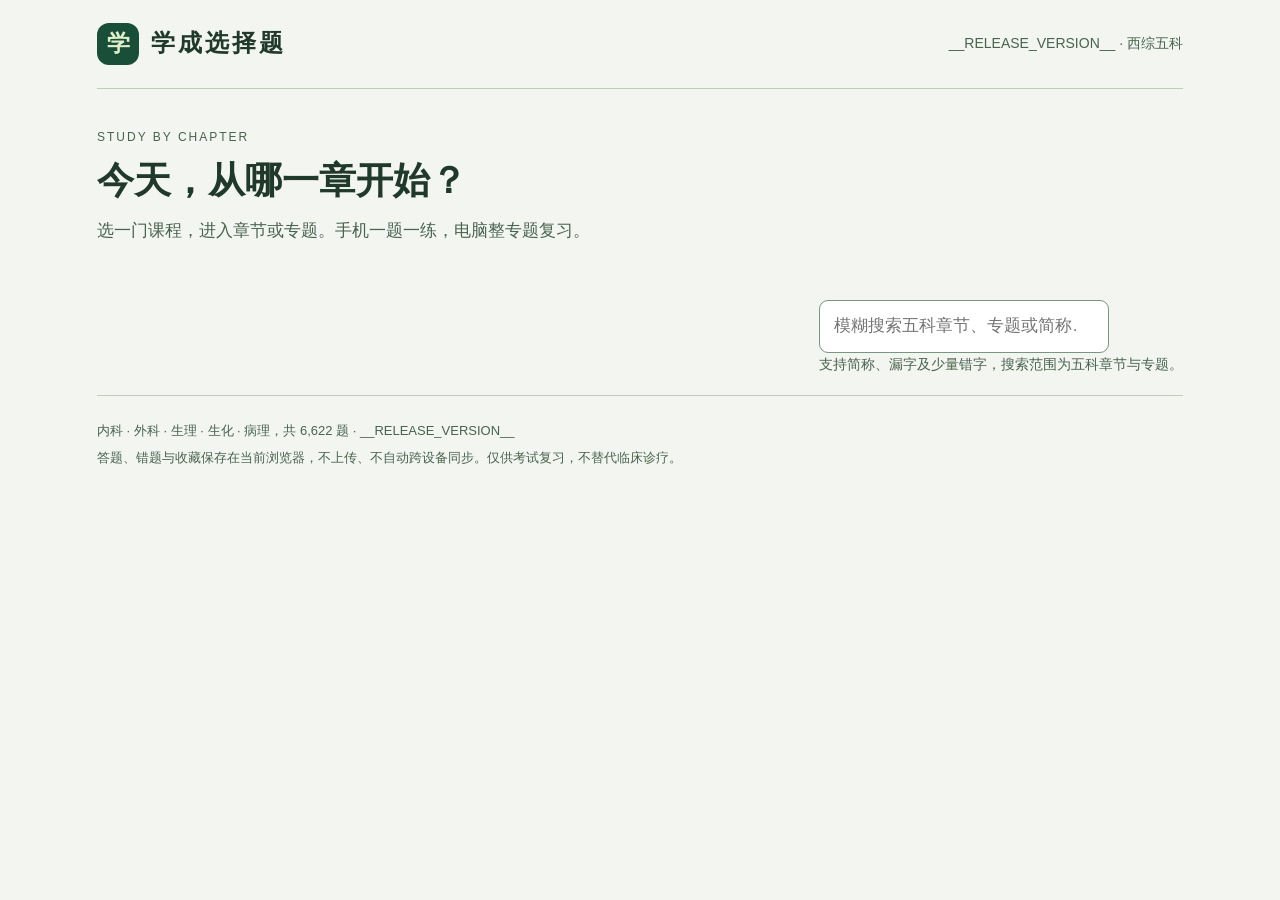
<file: web/src/home.html>
<!doctype html>
<html lang="zh-CN">
<head>
<meta charset="utf-8"><meta name="viewport" content="width=device-width,initial-scale=1">
<meta name="description" content="学成西综五科题库：选择课程、章节和专题开始复习。"><title>学成 · 西综题库首页</title>
<style>
:root{color-scheme:light;--ink:#20392b;--green:#194e38;--line:#bccdbb;--muted:#49634e}*{box-sizing:border-box}body{margin:0;background:#f3f5f0;color:var(--ink);font:17px/1.7 "Segoe UI","Microsoft YaHei",sans-serif}button,input,a{font:inherit}button,a{-webkit-tap-highlight-color:transparent}button{cursor:pointer}a{color:var(--green)}button:focus-visible,input:focus-visible,a:focus-visible,summary:focus-visible{outline:3px solid #a56c16;outline-offset:4px}[hidden]{display:none!important}.shell{max-width:1150px;margin:auto;padding:0 32px}header{display:flex;justify-content:space-between;align-items:center;gap:20px;padding:23px 0;border-bottom:1px solid var(--line)}.brand{font-size:24px;font-weight:800;letter-spacing:3px}.brand span{display:inline-grid;place-items:center;width:42px;height:42px;border-radius:12px;background:var(--green);color:#e1efca;margin-right:12px;font-size:23px;letter-spacing:0}.release{color:var(--muted);font-size:14px}.intro{padding:38px 0 26px}.eyebrow{font-size:12px;letter-spacing:2px;color:var(--muted)}h1{font-size:37px;line-height:1.4;margin:8px 0 10px}p{margin:0}.intro p{color:var(--muted);font-size:17px}.course-tabs{display:grid;grid-template-columns:repeat(5,1fr);gap:12px;margin:0 0 28px}.course-tab{text-align:left;padding:17px;background:#fff;border:1px solid var(--line);border-radius:12px;color:var(--ink);min-width:0}.course-tab strong{display:block;font-size:21px}.course-tab small{display:block;font-size:13px;margin-top:3px}.course-tab[aria-pressed=true]{background:var(--green);border-color:var(--green);color:#fff;box-shadow:0 4px 16px #194e381a}.catalog-toolbar{display:flex;justify-content:space-between;gap:22px;align-items:center;flex-wrap:wrap;margin-bottom:18px}h2{font-size:23px;margin:0}.catalog-toolbar p{font-size:14px;color:var(--muted)}.search{border:1px solid #79977f;border-radius:9px;background:#fff;padding:11px 14px;font-size:17px;min-width:290px;max-width:100%;color:var(--ink)}.chapter-section{margin:24px 0 32px}.chapter-section>h3{font-size:17px;color:var(--muted);margin:0 0 12px}.chapters{display:grid;grid-template-columns:repeat(3,minmax(0,1fr));gap:15px}.chapter-card{background:#fff;border:1px solid var(--line);border-radius:13px;min-width:0;padding:19px;display:flex;flex-direction:column}.chapter-number{font-size:12px;color:var(--muted);letter-spacing:1px}.chapter-card h3{font-size:20px;margin:4px 0;line-height:1.6}.chapter-meta{font-size:14px;color:var(--muted)}.start-chapter{display:block;text-align:center;padding:9px 12px;border-radius:7px;background:#e8f0e3;border:1px solid #94ae92;font-size:16px;font-weight:700;text-decoration:none;margin-top:16px}.chapter-card details{margin-top:13px}.chapter-card summary{font-size:14px;cursor:pointer;color:var(--muted)}.topic-link{display:block;font-size:15px;padding:8px 0;border-top:1px solid #e0e8dc;text-decoration:none;margin-top:6px}.empty{padding:35px;text-align:center;border:1px dashed var(--line);border-radius:12px}.resume{display:flex;align-items:center;justify-content:space-between;gap:18px;padding:16px 20px;border:1px solid #91aa88;border-radius:12px;background:#e8f0e2;margin-bottom:24px}.resume strong{display:block}.resume small{color:var(--muted)}.resume a{font-size:16px;font-weight:700;white-space:nowrap}footer{border-top:1px solid var(--line);padding:24px 0 32px;color:var(--muted);font-size:13px}footer p+p{margin-top:5px}@media(max-width:850px){.chapters{grid-template-columns:repeat(2,minmax(0,1fr))}.shell{padding:0 22px}.course-tabs{gap:9px}.course-tab{padding:13px 12px}}@media(max-width:700px){.shell{padding:0 16px}header{padding:16px 0}.brand{font-size:21px}.brand span{width:35px;height:35px;font-size:19px;margin-right:8px}.intro{padding:27px 0 22px}h1{font-size:28px}.intro p{font-size:16px}.course-tabs{gap:7px;margin-bottom:24px}.course-tab{padding:12px 3px;text-align:center;border-radius:9px}.course-tab strong{font-size:18px}.course-tab small{font-size:11px}.catalog-toolbar{display:block}.catalog-toolbar h2{font-size:22px}.search{width:100%;min-width:0;margin-top:14px}.chapters{grid-template-columns:1fr;gap:12px}.chapter-section{margin:22px 0}.chapter-card{padding:17px}.chapter-card h3{font-size:21px}.chapter-card details{margin-top:12px}.start-chapter{font-size:17px;min-height:45px}.resume{padding:13px 15px}.resume strong{font-size:16px}.resume small{font-size:12px}}
</style></head>
<body><div class="shell"><header><div class="brand"><span>学</span>学成选择题</div><span class="release">__RELEASE_VERSION__ · 西综五科</span></header>
<main><section class="intro"><div class="eyebrow">STUDY BY CHAPTER</div><h1>今天，从哪一章开始？</h1><p>选一门课程，进入章节或专题。手机一题一练，电脑整专题复习。</p></section>
<section class="resume" id="resume" hidden aria-label="继续上次练习"></section>
<nav class="course-tabs" id="courses" aria-label="选择题库"></nav>
<section aria-label="选择章节"><div class="catalog-toolbar"><div><h2 id="course-title"></h2><p id="course-count"></p></div><div class="home-search-box"><input id="chapter-search" class="search" type="search" placeholder="模糊搜索五科章节、专题或简称…" aria-label="搜索章节或知识专题" role="combobox" aria-autocomplete="list" aria-expanded="false" aria-controls="search-suggestions" autocomplete="off"><div id="search-suggestions" class="search-suggestions" role="listbox" aria-label="可能的搜索结果" hidden></div><p class="search-help">支持简称、漏字及少量错字，搜索范围为五科章节与专题。</p></div></div><div id="chapter-catalog"></div></section></main>
<footer><p>内科 · 外科 · 生理 · 生化 · 病理，共 6,622 题 · __RELEASE_VERSION__</p><p>答题、错题与收藏保存在当前浏览器，不上传、不自动跨设备同步。仅供考试复习，不替代临床诊疗。</p></footer></div>
<script>
'use strict';
const COURSES=__HOME_CATALOG__;
const $=id=>document.getElementById(id),esc=v=>String(v).replace(/[&<>"']/g,c=>({'&':'&amp;','<':'&lt;','>':'&gt;','"':'&quot;',"'":'&#39;'}[c]));
const params=new URL(location.href).searchParams;
// Keep existing internal-course bookmarks and cross-course practice links valid.
if(['chapter','module','practice','edge'].some(k=>params.has(k)))location.replace('./internal.html'+location.search+location.hash);
let selected=COURSES.find(c=>c.id===params.get('course'))||COURSES[0];
const menuChoices=new Map();
function url(c,ch,m){const u=new URL(c.url,location.href);u.searchParams.set('chapter',ch.id);if(m)u.searchParams.set('module',m.id);u.searchParams.set('start','1');return u.href;}
function record(c){try{return JSON.parse(localStorage.getItem(c.key)||'null')?.state||{};}catch{return {};}}
function menuSelection(){
 const saved=menuChoices.get(selected.id)||{},last=selected.chapters.find(ch=>ch.id===record(selected).homeChapterId),systems=[...new Set(selected.chapters.map(ch=>ch.system||selected.name))];
 const system=systems.includes(saved.system)?saved.system:(last?.system||systems[0]),chapters=selected.chapters.filter(ch=>(ch.system||selected.name)===system),chapter=chapters.find(ch=>ch.id===saved.chapter)||chapters.find(ch=>ch.id===last?.id)||chapters[0],module=chapter.modules.find(m=>m.id===saved.module);
 const choice={system,chapter:chapter.id,module:module?.id||''};menuChoices.set(selected.id,choice);return{systems,chapters,chapter,module,choice};
}
function menuHTML(){const {systems,chapters,chapter,module,choice}=menuSelection();return `<div class="chapter-menu" aria-label="多级章节菜单"><p class="menu-instruction">逐级选择，不用翻找长目录</p><div class="menu-levels"><label for="home-system"><span>01 · 系统 / 分区</span><select id="home-system">${systems.map(s=>`<option value="${esc(s)}"${s===choice.system?' selected':''}>${esc(s)}</option>`).join('')}</select></label><label for="home-chapter"><span>02 · 章节</span><select id="home-chapter">${chapters.map(ch=>`<option value="${ch.id}"${ch.id===chapter.id?' selected':''}>${esc(ch.name)} · ${ch.questions}题</option>`).join('')}</select></label><label for="home-topic"><span>03 · 知识专题</span><select id="home-topic"><option value="">整章练习 · ${chapter.modules.length}个专题</option>${chapter.modules.map(m=>`<option value="${m.id}"${m.id===module?.id?' selected':''}>${esc(m.name)}</option>`).join('')}</select></label></div><article class="chapter-card selected-chapter"><div><span class="chapter-number">${esc(selected.name)} / ${esc(choice.system)} / ${esc(chapter.name)}</span><h3>${esc(module?.name||chapter.name)}</h3><p class="chapter-meta">${module?'当前知识专题 · 已有作答保留':chapter.modules.length+' 个专题 · '+chapter.questions+' 题 · 已有作答保留'}</p></div><a class="start-chapter" href="${esc(url(selected,chapter,module))}">${module?'开始本专题':'开始本章'} →</a></article></div>`;}
__HOME_SEARCH__
let searchHits=[],activeSuggestion=-1,searchLimit=40,composing=false,suggestionsDismissed=false;
function searchLink(e){return url(e.course,e.chapter,e.module);}
function renderSuggestions(){const panel=$('search-suggestions'),input=$('chapter-search'),items=searchHits.slice(0,8);panel.hidden=!input.value.trim()||!items.length||suggestionsDismissed;input.setAttribute('aria-expanded',String(!panel.hidden));if(panel.hidden){input.removeAttribute('aria-activedescendant');return;}panel.innerHTML='<p class="suggestions-label">可能的结果 · ↑↓选择，回车进入</p>'+items.map((e,i)=>`<a id="search-option-${i}" class="search-suggestion" role="option" tabindex="-1" aria-selected="${activeSuggestion===i}" href="${esc(searchLink(e))}" data-suggestion="${i}"><strong>${esc(e.name)}</strong><small>${esc(e.course.name)} · ${e.module?esc(e.chapter.name)+' · 专题':'章节'} · ${esc(e.reason)}</small></a>`).join('');if(activeSuggestion>=0){input.setAttribute('aria-activedescendant','search-option-'+activeSuggestion);$('search-option-'+activeSuggestion)?.scrollIntoView({block:'nearest'});}else input.removeAttribute('aria-activedescendant');}
function searchResultsHTML(term){return `<div class="search-summary"><p role="status">“${esc(term)}”的可能结果：${searchHits.length} 项 · 五科跨科搜索</p><button class="clear-search" data-clear-search>清空搜索</button></div>${searchHits.length?'<div class="search-results">'+searchHits.slice(0,searchLimit).map(e=>`<a class="search-hit" href="${esc(searchLink(e))}"><span class="hit-reason">${esc(e.reason)}</span><h3>${esc(e.name)}</h3><small>${esc(e.course.name)} · ${e.module?esc(e.chapter.name)+' · 知识专题':'讲义章节'}${e.chapter.system?' · '+esc(e.chapter.system):''}</small><small>进入${e.module?'本专题':'本章'} →</small></a>`).join('')+'</div>'+(searchHits.length>searchLimit?'<button class="more-search" data-more-search>显示更多可能结果</button>':''):'<div class="empty search-empty" role="status">没有找到足够相近的章节或专题。可减少关键词，或试试“甲亢”“慢阻肺”“肾炎”。</div>'}`;}
function render(){
 $('courses').innerHTML=COURSES.map(c=>`<button class="course-tab" data-course="${c.id}" aria-pressed="${c.id===selected.id}"><strong>${c.name}</strong><small>${c.chapters.length}章 · ${c.chapters.reduce((n,ch)=>n+ch.questions,0)}题</small></button>`).join('');
 $('course-title').textContent=selected.name+'题库';$('course-count').textContent=(selected.id==='humanities'?'人文知识与口诀专项分区 · ':'')+selected.chapters.length+'章 · '+selected.chapters.reduce((n,ch)=>n+ch.questions,0)+'题 · 选择章节开始';
 const term=$('chapter-search').value.trim(),chs=selected.chapters;searchHits=term?HOME_SEARCH.search(term):[];
 $('chapter-catalog').innerHTML=menuHTML();
 const r=record(selected),chapter=selected.chapters.find(ch=>ch.id===r.homeChapterId),resume=$('resume');resume.hidden=!chapter;
 if(chapter)resume.innerHTML=`<div><strong>继续上次 · ${esc(selected.name)}</strong><small>${esc(chapter.name)}</small></div><a href="${esc(new URL(selected.url,location.href).href)}">继续练习 →</a>`;
 if(term){$('chapter-catalog').innerHTML=searchResultsHTML(term);$('course-title').textContent='五科搜索结果';$('course-count').textContent='按相近程度排序，可直接进入对应章节或专题';}renderSuggestions();
 const u=new URL(location.href);u.searchParams.set('course',selected.id);history.replaceState(null,'',u);
}
$('courses').addEventListener('click',e=>{const b=e.target.closest('[data-course]');if(!b)return;selected=COURSES.find(c=>c.id===b.dataset.course);$('chapter-search').value='';activeSuggestion=-1;render();});
const searchInput=$('chapter-search');
function updateSearch(){activeSuggestion=-1;searchLimit=40;suggestionsDismissed=false;render();}
searchInput.addEventListener('input',()=>{if(!composing)updateSearch();});searchInput.addEventListener('compositionstart',()=>{composing=true;});searchInput.addEventListener('compositionend',()=>{composing=false;updateSearch();});searchInput.addEventListener('focus',()=>{suggestionsDismissed=false;renderSuggestions();});
searchInput.addEventListener('keydown',e=>{if(composing||e.isComposing)return;if(e.key==='Escape'){e.preventDefault();suggestionsDismissed=true;activeSuggestion=-1;renderSuggestions();return;}if(!searchHits.length)return;if(e.key==='ArrowDown'||e.key==='ArrowUp'){e.preventDefault();suggestionsDismissed=false;const n=Math.min(8,searchHits.length);activeSuggestion=activeSuggestion<0?(e.key==='ArrowDown'?0:n-1):(activeSuggestion+(e.key==='ArrowDown'?1:-1)+n)%n;renderSuggestions();}else if(e.key==='Enter'){e.preventDefault();const hit=searchHits[activeSuggestion<0?0:activeSuggestion];if(hit)location.assign(searchLink(hit));}});
document.addEventListener('pointerdown',e=>{if(!e.target.closest('.home-search-box')){suggestionsDismissed=true;renderSuggestions();}});$('chapter-catalog').addEventListener('click',e=>{if(e.target.closest('[data-clear-search]')){searchInput.value='';updateSearch();searchInput.focus();}if(e.target.closest('[data-more-search]')){searchLimit+=40;render();}});
$('chapter-catalog').addEventListener('change',e=>{const id=e.target.id;if(!['home-system','home-chapter','home-topic'].includes(id))return;const {choice}=menuSelection();if(id==='home-system'){choice.system=e.target.value;choice.chapter='';choice.module='';}if(id==='home-chapter'){choice.chapter=e.target.value;choice.module='';}if(id==='home-topic')choice.module=e.target.value;render();$(id)?.focus({preventScroll:true});});render();
</script></body></html>
</file>
